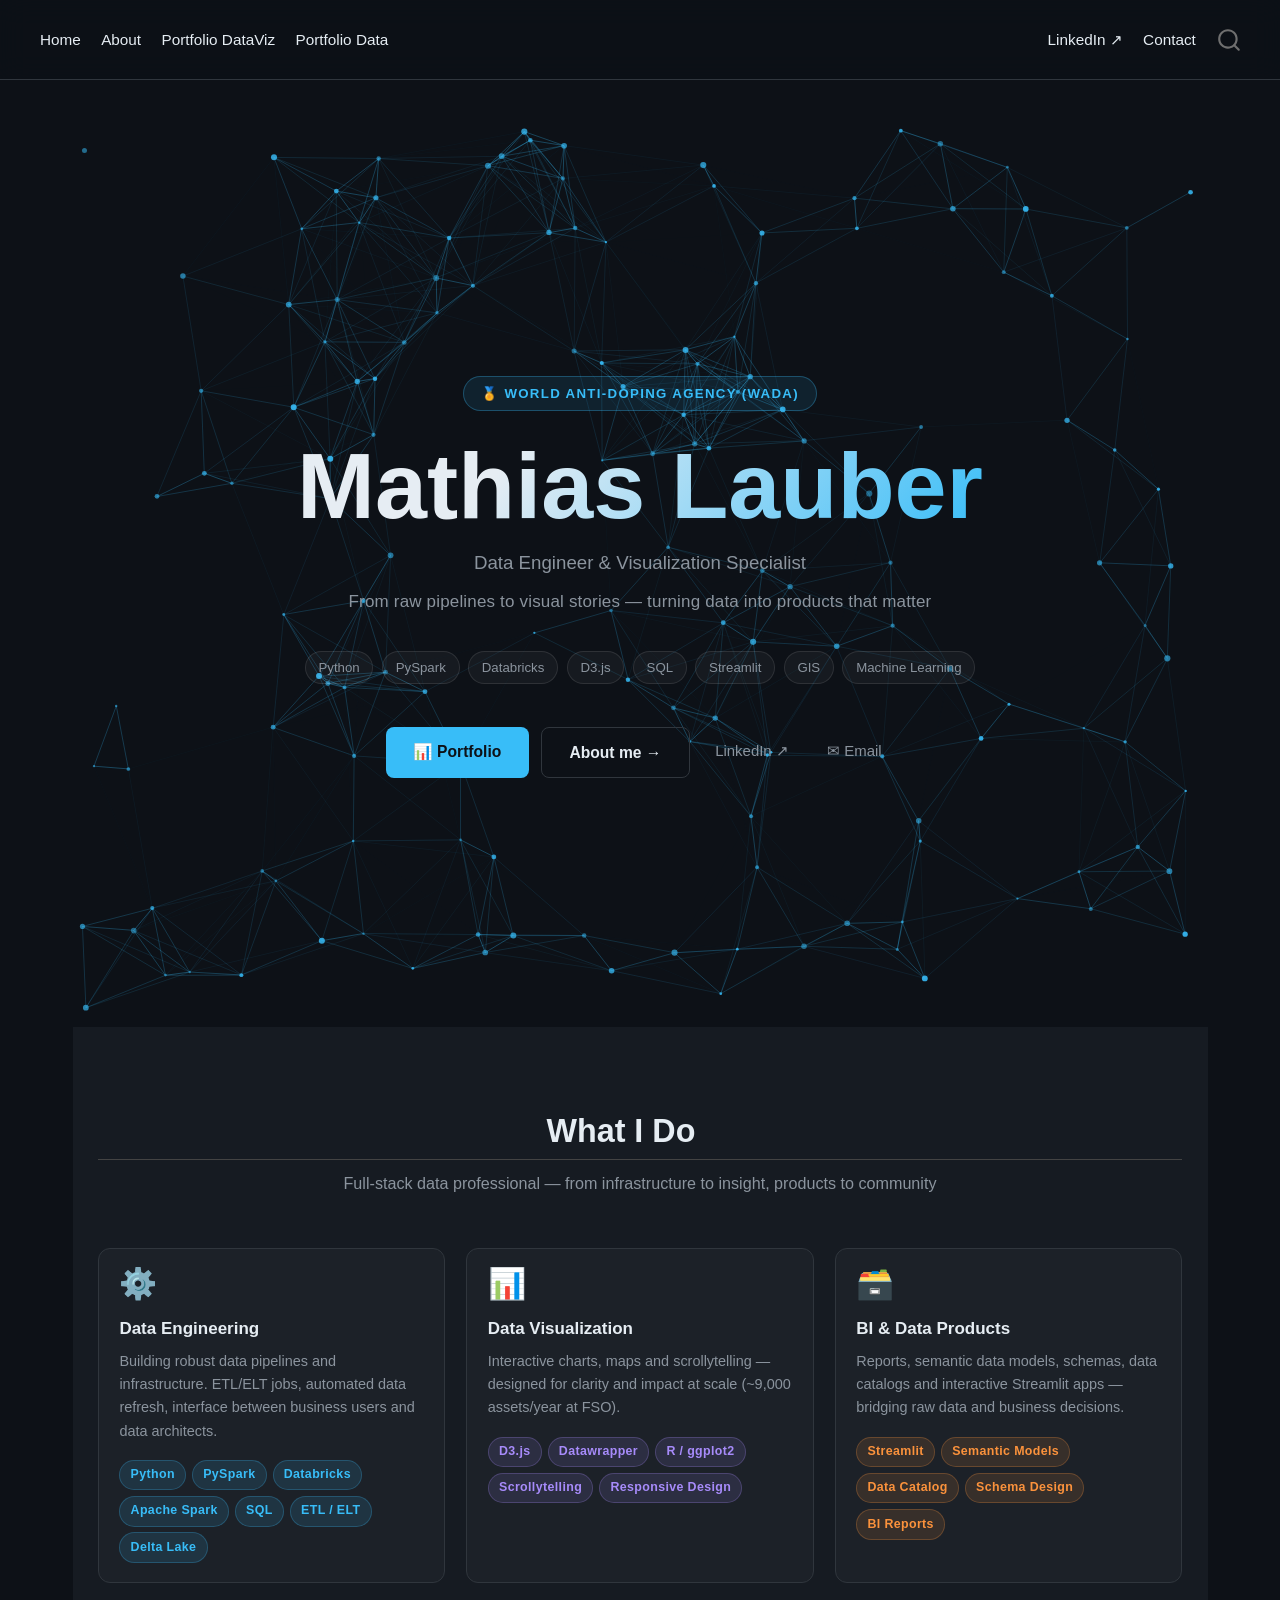
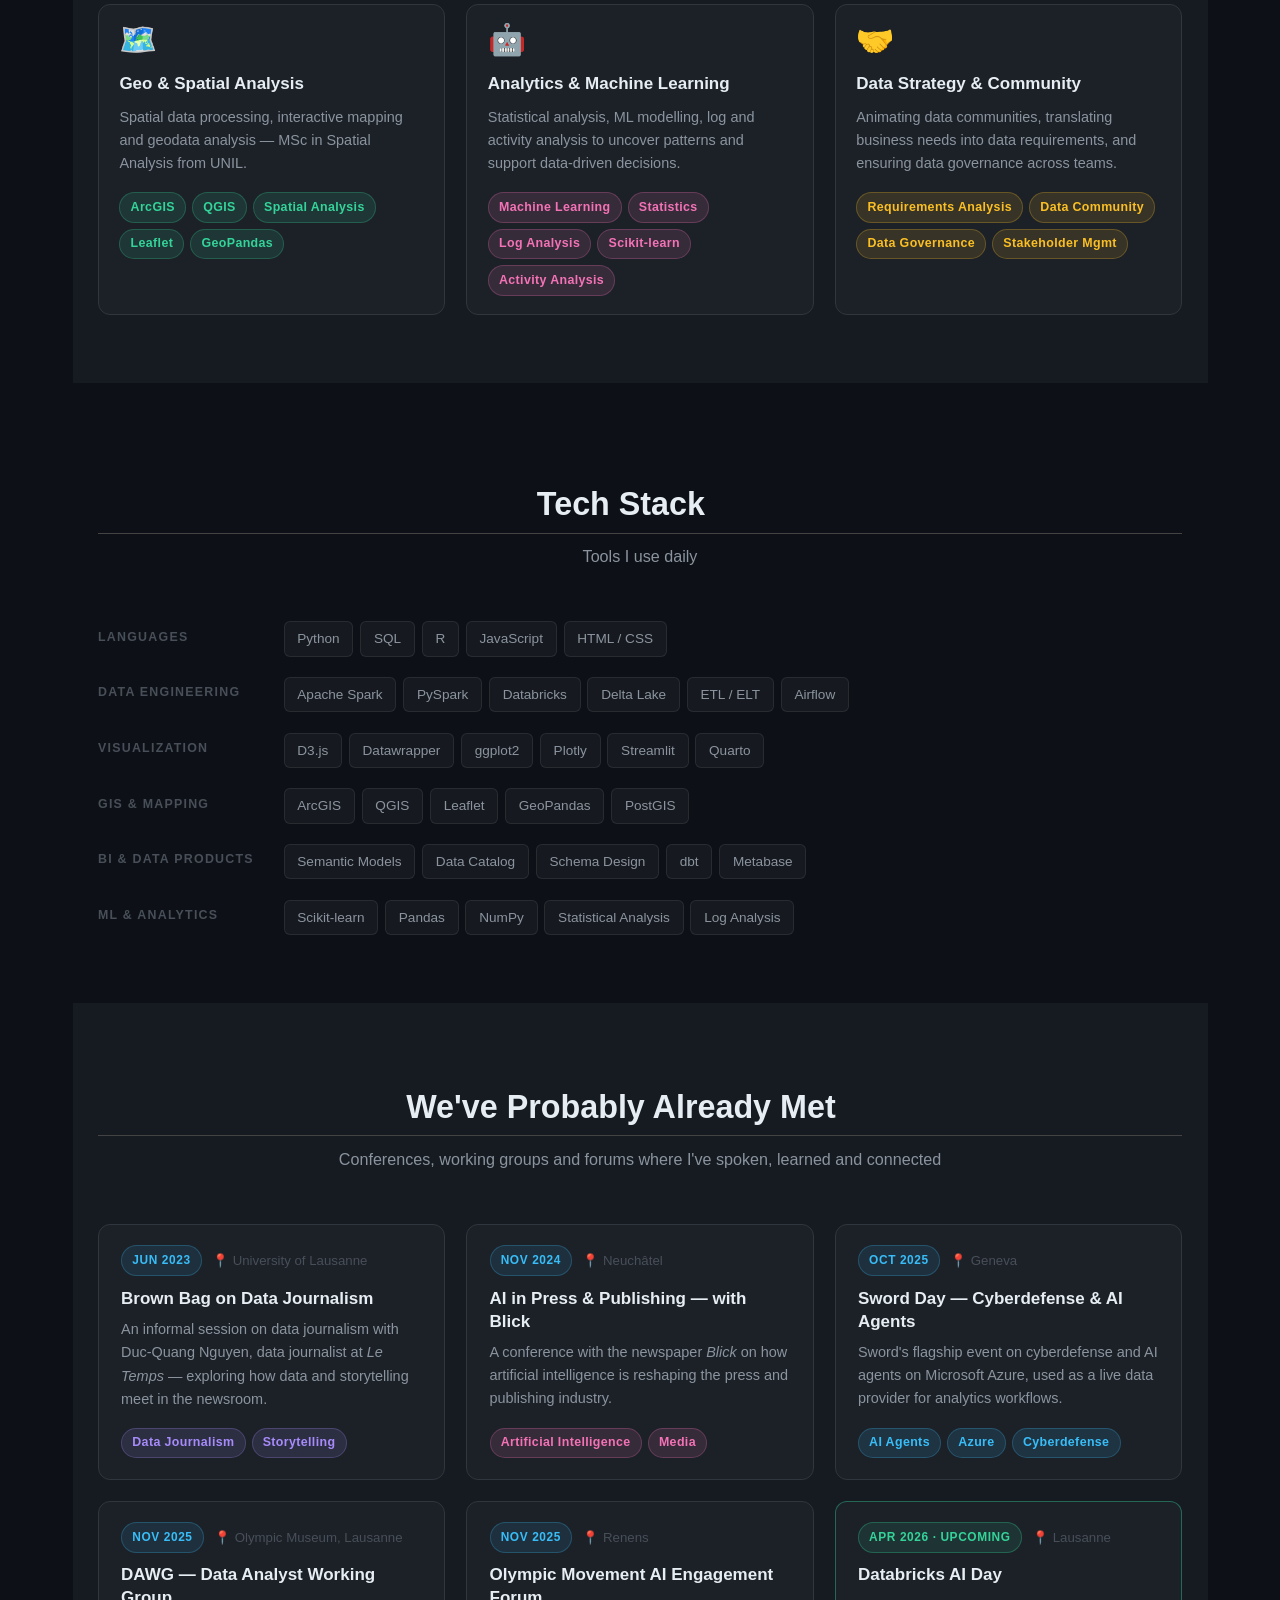
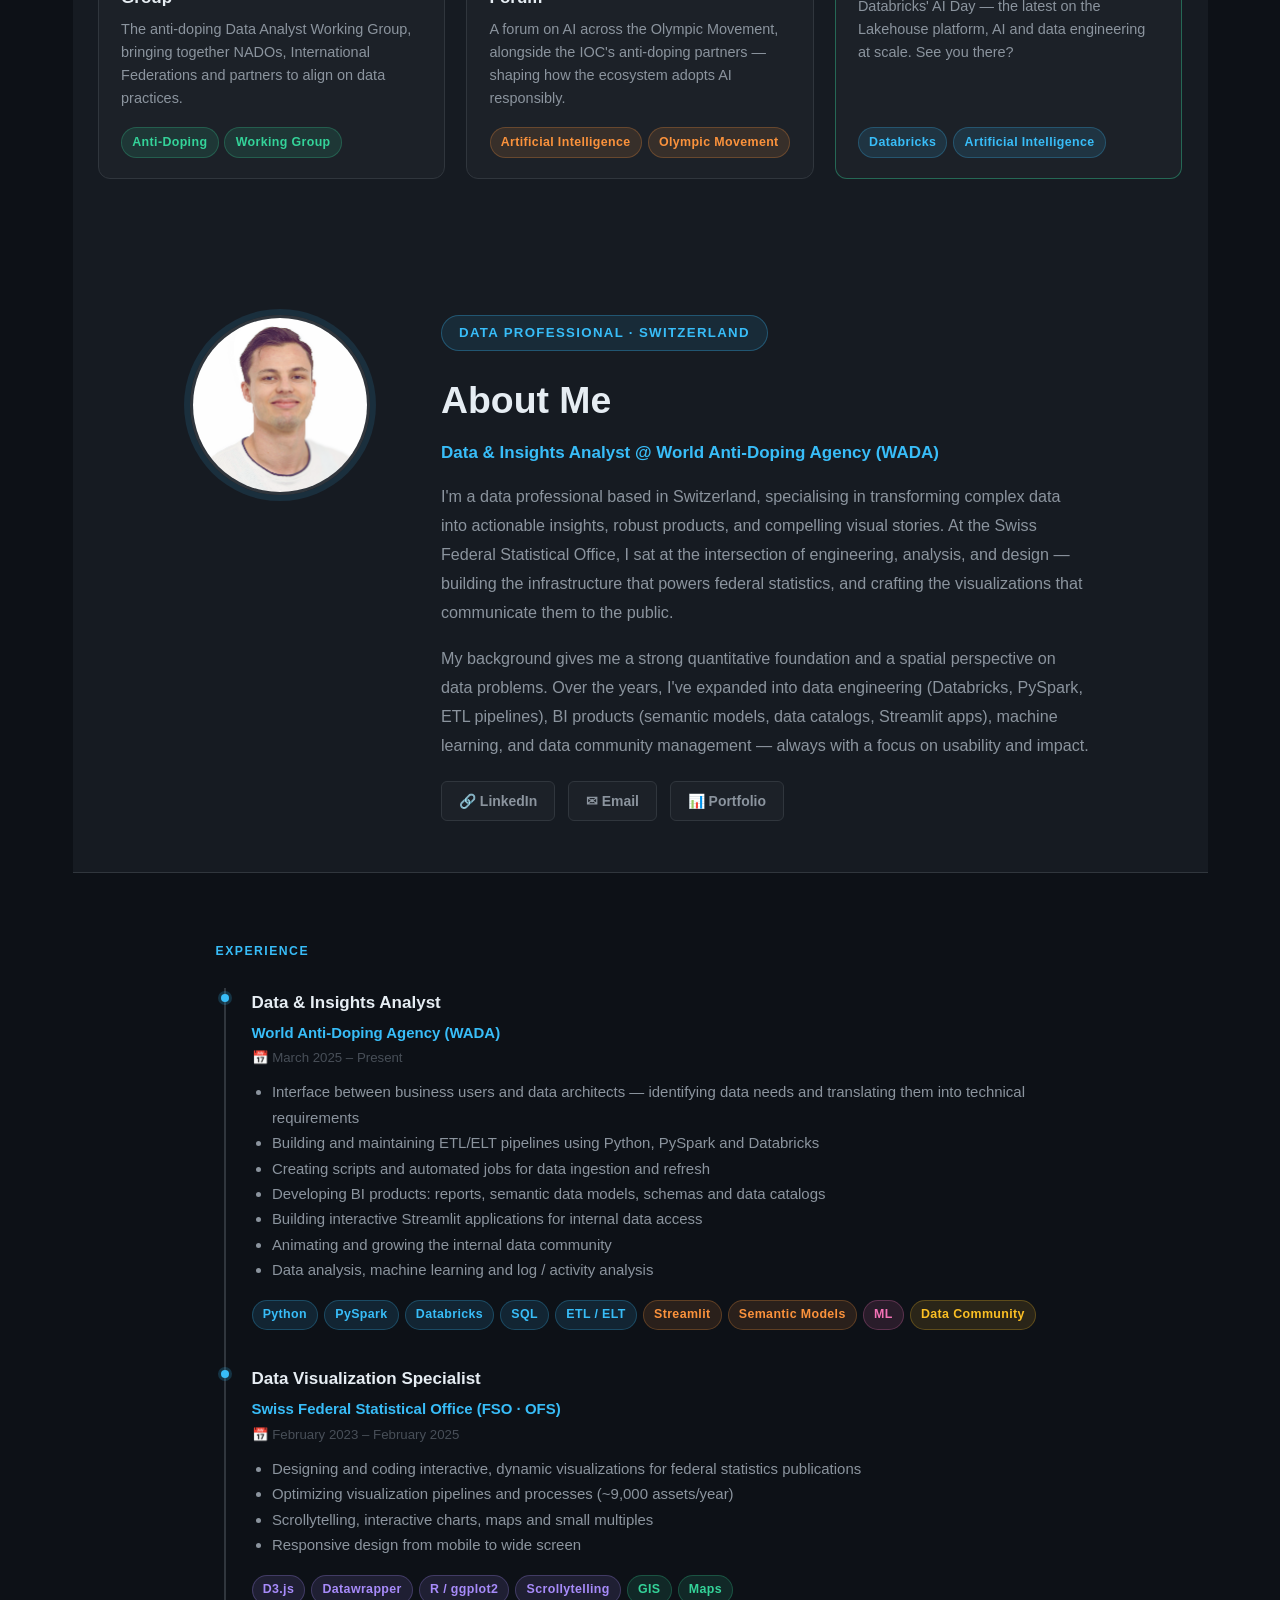
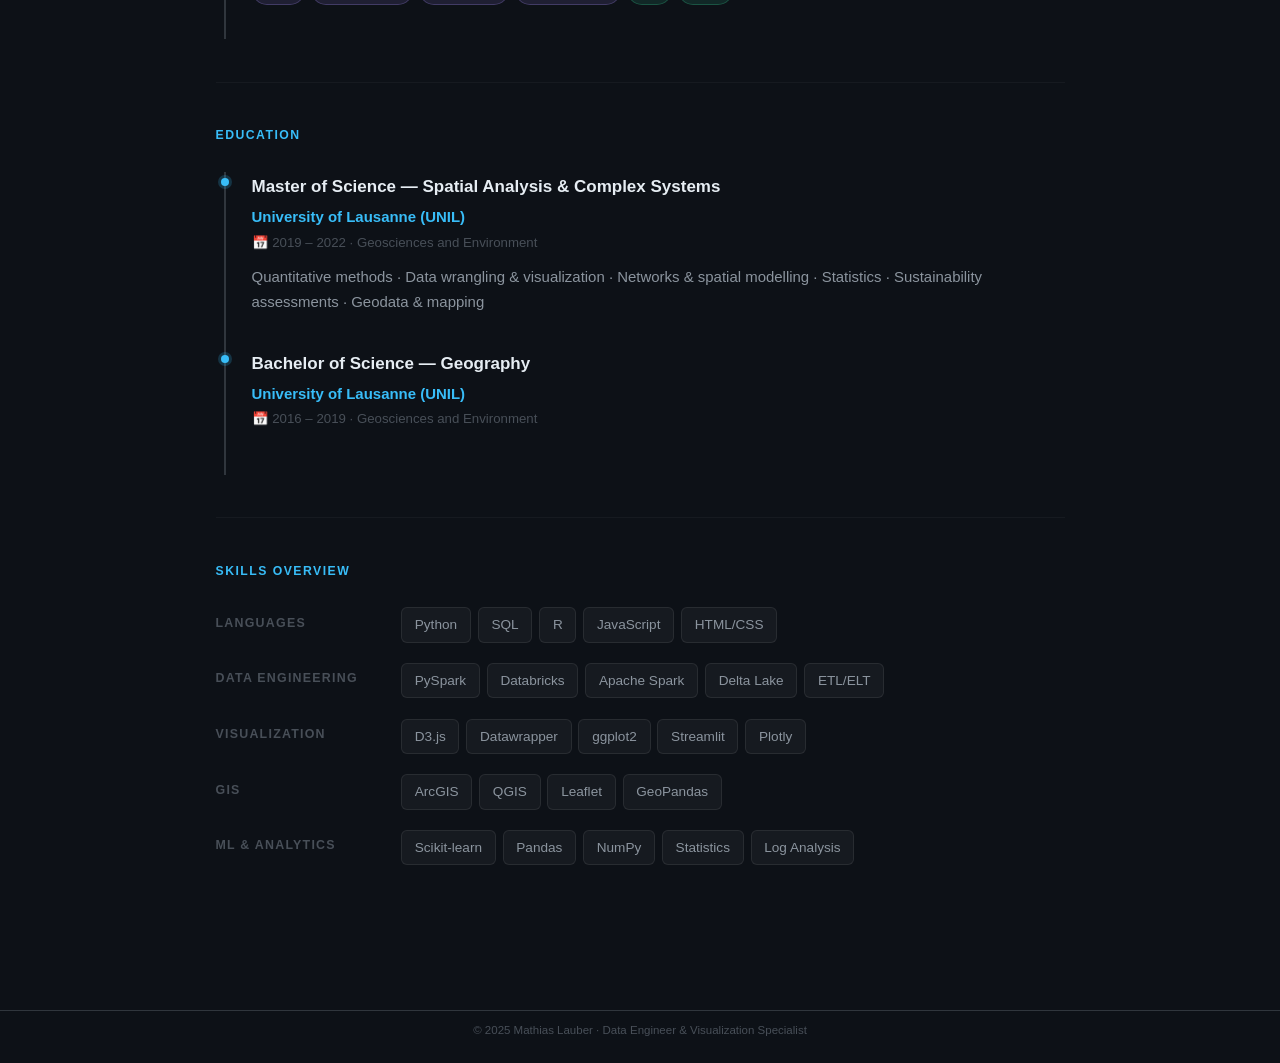
<file: docs/index.html>
<!DOCTYPE html>
<html xmlns="http://www.w3.org/1999/xhtml" lang="en" xml:lang="en"><head>

<meta charset="utf-8">
<meta name="generator" content="quarto-1.9.38">

<meta name="viewport" content="width=device-width, initial-scale=1.0, user-scalable=yes">


<title>Mathias Lauber</title>
<style>
/* Default styles provided by pandoc.
** See https://pandoc.org/MANUAL.html#variables-for-html for config info.
*/
code{white-space: pre-wrap;}
span.smallcaps{font-variant: small-caps;}
div.columns{display: flex; gap: min(4vw, 1.5em);}
div.column{flex: auto; overflow-x: auto;}
div.hanging-indent{margin-left: 1.5em; text-indent: -1.5em;}
ul.task-list{list-style: none;}
ul.task-list li input[type="checkbox"] {
  width: 0.8em;
  margin: 0 0.8em 0.2em -1em; /* quarto-specific, see https://github.com/quarto-dev/quarto-cli/issues/4556 */ 
  vertical-align: middle;
}
</style>


<script src="site_libs/quarto-nav/quarto-nav.js"></script>
<script src="site_libs/quarto-nav/headroom.min.js"></script>
<script src="site_libs/clipboard/clipboard.min.js"></script>
<script src="site_libs/quarto-search/autocomplete.umd.js"></script>
<script src="site_libs/quarto-search/fuse.min.js"></script>
<script src="site_libs/quarto-search/quarto-search.js"></script>
<meta name="quarto:offset" content="./">
<link href="./img/favicon.png" rel="icon" type="image/png">
<script src="site_libs/quarto-html/quarto.js" type="module"></script>
<script src="site_libs/quarto-html/tabsets/tabsets.js" type="module"></script>
<script src="site_libs/quarto-html/popper.min.js"></script>
<script src="site_libs/quarto-html/tippy.umd.min.js"></script>
<script src="site_libs/quarto-html/anchor.min.js"></script>
<link href="site_libs/quarto-html/tippy.css" rel="stylesheet">
<link href="site_libs/quarto-html/quarto-syntax-highlighting-dark-0a6b7249c26820e032cb0bd839ff02b1.css" rel="stylesheet" id="quarto-text-highlighting-styles">
<script src="site_libs/bootstrap/bootstrap.min.js"></script>
<link href="site_libs/bootstrap/bootstrap-icons.css" rel="stylesheet">
<link href="site_libs/bootstrap/bootstrap-a8a45a782a0b07fc5aed257e91abf22a.min.css" rel="stylesheet" append-hash="true" id="quarto-bootstrap" data-mode="dark">
<script id="quarto-search-options" type="application/json">{
  "location": "navbar",
  "copy-button": false,
  "collapse-after": 3,
  "panel-placement": "end",
  "type": "overlay",
  "limit": 50,
  "keyboard-shortcut": [
    "f",
    "/",
    "s"
  ],
  "show-item-context": false,
  "language": {
    "search-no-results-text": "No results",
    "search-matching-documents-text": "matching documents",
    "search-copy-link-title": "Copy link to search",
    "search-hide-matches-text": "Hide additional matches",
    "search-more-match-text": "more match in this document",
    "search-more-matches-text": "more matches in this document",
    "search-clear-button-title": "Clear",
    "search-text-placeholder": "",
    "search-detached-cancel-button-title": "Cancel",
    "search-submit-button-title": "Submit",
    "search-label": "Search"
  }
}</script>
<style>html{ scroll-behavior: smooth; }</style>


<link rel="stylesheet" href="styles.css">
</head>

<body class="nav-fixed quarto-light">

<div id="quarto-search-results"></div>
  <header id="quarto-header" class="headroom fixed-top">
    <nav class="navbar navbar-expand-lg " data-bs-theme="dark">
      <div class="navbar-container container-fluid">
            <div id="quarto-search" class="" title="Search"></div>
          <button class="navbar-toggler" type="button" data-bs-toggle="collapse" data-bs-target="#navbarCollapse" aria-controls="navbarCollapse" role="menu" aria-expanded="false" aria-label="Toggle navigation" onclick="if (window.quartoToggleHeadroom) { window.quartoToggleHeadroom(); }">
  <span class="navbar-toggler-icon"></span>
</button>
          <div class="collapse navbar-collapse" id="navbarCollapse">
            <ul class="navbar-nav navbar-nav-scroll me-auto">
  <li class="nav-item">
    <a class="nav-link active" href="./index.html" aria-current="page"> 
<span class="menu-text">Home</span></a>
  </li>  
  <li class="nav-item">
    <a class="nav-link" href="./about.html"> 
<span class="menu-text">About</span></a>
  </li>  
  <li class="nav-item">
    <a class="nav-link" href="./portfolio.html"> 
<span class="menu-text">Portfolio DataViz</span></a>
  </li>  
  <li class="nav-item">
    <a class="nav-link" href="./portfolio-data.html"> 
<span class="menu-text">Portfolio Data</span></a>
  </li>  
</ul>
            <ul class="navbar-nav navbar-nav-scroll ms-auto">
  <li class="nav-item">
    <a class="nav-link" href="https://www.linkedin.com/in/mathias-lauber/" target="_blank"> 
<span class="menu-text">LinkedIn ↗</span></a>
  </li>  
  <li class="nav-item">
    <a class="nav-link" href="mailto:mathias.lauber@outlook.com"> 
<span class="menu-text">Contact</span></a>
  </li>  
</ul>
          </div> <!-- /navcollapse -->
            <div class="quarto-navbar-tools">
</div>
      </div> <!-- /container-fluid -->
    </nav>
</header>
<!-- content -->
<div id="quarto-content" class="quarto-container page-columns page-rows-contents page-layout-full page-navbar">
<!-- sidebar -->
<!-- margin-sidebar -->
    
<!-- main -->
<main class="content column-page" id="quarto-document-content"><header id="title-block-header" class="quarto-title-block"></header>




<!-- ════════════════════════════ HERO ═══════════════════════════════ -->
<section id="hero">
  <canvas id="particles-canvas"></canvas>
  <div id="hero-content">
    <div class="hero-badge">🏅 World Anti-Doping Agency (WADA)</div>
    <h1 class="hero-name">Mathias Lauber</h1>
    <p class="hero-title">Data Engineer &amp; Visualization Specialist</p>
    <p class="hero-tagline">From raw pipelines to visual stories — turning data into products that matter</p>
    <div class="hero-pills">
      <span class="hp">Python</span>
      <span class="hp">PySpark</span>
      <span class="hp">Databricks</span>
      <span class="hp">D3.js</span>
      <span class="hp">SQL</span>
      <span class="hp">Streamlit</span>
      <span class="hp">GIS</span>
      <span class="hp">Machine Learning</span>
    </div>
    <div class="hero-ctas">
      <a href="portfolio.html" class="btn-primary-cta">📊 Portfolio</a>
      <a href="about.html" class="btn-ghost-cta">About me →</a>
      <a href="https://www.linkedin.com/in/mathias-lauber/" class="btn-link-cta" target="_blank" rel="noopener">LinkedIn ↗</a>
      <a href="mailto:mathias.lauber@outlook.com" class="btn-link-cta">✉ Email</a>
    </div>
  </div>
</section>

<!-- ═══════════════════════ WHAT I DO ═══════════════════════════════ -->
<section class="s-surface">
  <div class="c-wrap">
    <h2 class="s-title anchored">What I Do</h2>
    <p class="s-sub">Full-stack data professional — from infrastructure to insight, products to community</p>

    <div class="domains-grid">

      <div class="domain-card">
        <div class="d-icon">⚙️</div>
        <div class="d-title">Data Engineering</div>
        <div class="d-desc">Building robust data pipelines and infrastructure. ETL/ELT jobs, automated data refresh, interface between business users and data architects.</div>
        <div class="d-pills">
          <span class="tag t-blue">Python</span>
          <span class="tag t-blue">PySpark</span>
          <span class="tag t-blue">Databricks</span>
          <span class="tag t-blue">Apache Spark</span>
          <span class="tag t-blue">SQL</span>
          <span class="tag t-blue">ETL / ELT</span>
          <span class="tag t-blue">Delta Lake</span>
        </div>
      </div>

      <div class="domain-card">
        <div class="d-icon">📊</div>
        <div class="d-title">Data Visualization</div>
        <div class="d-desc">Interactive charts, maps and scrollytelling — designed for clarity and impact at scale (~9,000 assets/year at FSO).</div>
        <div class="d-pills">
          <span class="tag t-purple">D3.js</span>
          <span class="tag t-purple">Datawrapper</span>
          <span class="tag t-purple">R / ggplot2</span>
          <span class="tag t-purple">Scrollytelling</span>
          <span class="tag t-purple">Responsive Design</span>
        </div>
      </div>

      <div class="domain-card">
        <div class="d-icon">🗃️</div>
        <div class="d-title">BI &amp; Data Products</div>
        <div class="d-desc">Reports, semantic data models, schemas, data catalogs and interactive Streamlit apps — bridging raw data and business decisions.</div>
        <div class="d-pills">
          <span class="tag t-orange">Streamlit</span>
          <span class="tag t-orange">Semantic Models</span>
          <span class="tag t-orange">Data Catalog</span>
          <span class="tag t-orange">Schema Design</span>
          <span class="tag t-orange">BI Reports</span>
        </div>
      </div>

      <div class="domain-card">
        <div class="d-icon">🗺️</div>
        <div class="d-title">Geo &amp; Spatial Analysis</div>
        <div class="d-desc">Spatial data processing, interactive mapping and geodata analysis — MSc in Spatial Analysis from UNIL.</div>
        <div class="d-pills">
          <span class="tag t-green">ArcGIS</span>
          <span class="tag t-green">QGIS</span>
          <span class="tag t-green">Spatial Analysis</span>
          <span class="tag t-green">Leaflet</span>
          <span class="tag t-green">GeoPandas</span>
        </div>
      </div>

      <div class="domain-card">
        <div class="d-icon">🤖</div>
        <div class="d-title">Analytics &amp; Machine Learning</div>
        <div class="d-desc">Statistical analysis, ML modelling, log and activity analysis to uncover patterns and support data-driven decisions.</div>
        <div class="d-pills">
          <span class="tag t-pink">Machine Learning</span>
          <span class="tag t-pink">Statistics</span>
          <span class="tag t-pink">Log Analysis</span>
          <span class="tag t-pink">Scikit-learn</span>
          <span class="tag t-pink">Activity Analysis</span>
        </div>
      </div>

      <div class="domain-card">
        <div class="d-icon">🤝</div>
        <div class="d-title">Data Strategy &amp; Community</div>
        <div class="d-desc">Animating data communities, translating business needs into data requirements, and ensuring data governance across teams.</div>
        <div class="d-pills">
          <span class="tag t-yellow">Requirements Analysis</span>
          <span class="tag t-yellow">Data Community</span>
          <span class="tag t-yellow">Data Governance</span>
          <span class="tag t-yellow">Stakeholder Mgmt</span>
        </div>
      </div>

    </div>
  </div>
</section>

<!-- ═══════════════════════ TECH STACK ══════════════════════════════ -->
<section class="s-deep">
  <div class="c-wrap">
    <h2 class="s-title anchored">Tech Stack</h2>
    <p class="s-sub">Tools I use daily</p>

    <div class="tech-rows">
      <div class="tech-row">
        <span class="tech-label">Languages</span>
        <div class="tech-pills">
          <span class="tp">Python</span><span class="tp">SQL</span><span class="tp">R</span><span class="tp">JavaScript</span><span class="tp">HTML / CSS</span>
        </div>
      </div>
      <div class="tech-row">
        <span class="tech-label">Data Engineering</span>
        <div class="tech-pills">
          <span class="tp">Apache Spark</span><span class="tp">PySpark</span><span class="tp">Databricks</span><span class="tp">Delta Lake</span><span class="tp">ETL / ELT</span><span class="tp">Airflow</span>
        </div>
      </div>
      <div class="tech-row">
        <span class="tech-label">Visualization</span>
        <div class="tech-pills">
          <span class="tp">D3.js</span><span class="tp">Datawrapper</span><span class="tp">ggplot2</span><span class="tp">Plotly</span><span class="tp">Streamlit</span><span class="tp">Quarto</span>
        </div>
      </div>
      <div class="tech-row">
        <span class="tech-label">GIS &amp; Mapping</span>
        <div class="tech-pills">
          <span class="tp">ArcGIS</span><span class="tp">QGIS</span><span class="tp">Leaflet</span><span class="tp">GeoPandas</span><span class="tp">PostGIS</span>
        </div>
      </div>
      <div class="tech-row">
        <span class="tech-label">BI &amp; Data Products</span>
        <div class="tech-pills">
          <span class="tp">Semantic Models</span><span class="tp">Data Catalog</span><span class="tp">Schema Design</span><span class="tp">dbt</span><span class="tp">Metabase</span>
        </div>
      </div>
      <div class="tech-row">
        <span class="tech-label">ML &amp; Analytics</span>
        <div class="tech-pills">
          <span class="tp">Scikit-learn</span><span class="tp">Pandas</span><span class="tp">NumPy</span><span class="tp">Statistical Analysis</span><span class="tp">Log Analysis</span>
        </div>
      </div>
    </div>
  </div>
</section>

<!-- ═══════════════════════ EVENTS — WE'VE MET ══════════════════════ -->
<section class="s-surface">
  <div class="c-wrap">
    <h2 class="s-title anchored">We've Probably Already Met</h2>
    <p class="s-sub">Conferences, working groups and forums where I've spoken, learned and connected</p>

    <div class="events-grid">

      <div class="event-card">
        <div class="ev-top">
          <span class="ev-date">Jun 2023</span>
          <span class="ev-loc">University of Lausanne</span>
        </div>
        <div class="ev-title">Brown Bag on Data Journalism</div>
        <div class="ev-desc">An informal session on data journalism with Duc-Quang Nguyen, data journalist at <em>Le Temps</em> — exploring how data and storytelling meet in the newsroom.</div>
        <div class="ev-tags">
          <span class="tag t-purple">Data Journalism</span>
          <span class="tag t-purple">Storytelling</span>
        </div>
      </div>

      <div class="event-card">
        <div class="ev-top">
          <span class="ev-date">Nov 2024</span>
          <span class="ev-loc">Neuchâtel</span>
        </div>
        <div class="ev-title">AI in Press &amp; Publishing — with Blick</div>
        <div class="ev-desc">A conference with the newspaper <em>Blick</em> on how artificial intelligence is reshaping the press and publishing industry.</div>
        <div class="ev-tags">
          <span class="tag t-pink">Artificial Intelligence</span>
          <span class="tag t-pink">Media</span>
        </div>
      </div>

      <div class="event-card">
        <div class="ev-top">
          <span class="ev-date">Oct 2025</span>
          <span class="ev-loc">Geneva</span>
        </div>
        <div class="ev-title">Sword Day — Cyberdefense &amp; AI Agents</div>
        <div class="ev-desc">Sword's flagship event on cyberdefense and AI agents on Microsoft Azure, used as a live data provider for analytics workflows.</div>
        <div class="ev-tags">
          <span class="tag t-blue">AI Agents</span>
          <span class="tag t-blue">Azure</span>
          <span class="tag t-blue">Cyberdefense</span>
        </div>
      </div>

      <div class="event-card">
        <div class="ev-top">
          <span class="ev-date">Nov 2025</span>
          <span class="ev-loc">Olympic Museum, Lausanne</span>
        </div>
        <div class="ev-title">DAWG — Data Analyst Working Group</div>
        <div class="ev-desc">The anti-doping Data Analyst Working Group, bringing together NADOs, International Federations and partners to align on data practices.</div>
        <div class="ev-tags">
          <span class="tag t-green">Anti-Doping</span>
          <span class="tag t-green">Working Group</span>
        </div>
      </div>

      <div class="event-card">
        <div class="ev-top">
          <span class="ev-date">Nov 2025</span>
          <span class="ev-loc">Renens</span>
        </div>
        <div class="ev-title">Olympic Movement AI Engagement Forum</div>
        <div class="ev-desc">A forum on AI across the Olympic Movement, alongside the IOC's anti-doping partners — shaping how the ecosystem adopts AI responsibly.</div>
        <div class="ev-tags">
          <span class="tag t-orange">Artificial Intelligence</span>
          <span class="tag t-orange">Olympic Movement</span>
        </div>
      </div>

      <div class="event-card ev-upcoming">
        <div class="ev-top">
          <span class="ev-date">Apr 2026 · Upcoming</span>
          <span class="ev-loc">Lausanne</span>
        </div>
        <div class="ev-title">Databricks AI Day</div>
        <div class="ev-desc">Databricks' AI Day — the latest on the Lakehouse platform, AI and data engineering at scale. See you there?</div>
        <div class="ev-tags">
          <span class="tag t-blue">Databricks</span>
          <span class="tag t-blue">Artificial Intelligence</span>
        </div>
      </div>

    </div>
  </div>
</section>

<!-- ════════════════════════ ABOUT (from About page) ════════════════ -->
<section class="about-hero">
  <div class="about-grid">

    <div>
      <img class="profile-img" src="img/profile.jpg" alt="Mathias Lauber" onerror="this.outerHTML='<div class=\'profile-placeholder\'>👤</div>'">
    </div>

    <div>
      <div class="hero-badge" style="margin-bottom:1rem;">Data Professional · Switzerland</div>
      <div class="about-name">About Me</div>
      <div class="about-role">Data &amp; Insights Analyst @ World Anti-Doping Agency (WADA)</div>
      <p class="about-bio">
        I'm a data professional based in Switzerland, specialising in transforming complex data into
        actionable insights, robust products, and compelling visual stories. At the Swiss Federal Statistical Office,
        I sat at the intersection of engineering, analysis, and design — building the infrastructure that powers
        federal statistics, and crafting the visualizations that communicate them to the public.
      </p>
      <p class="about-bio">
        My background gives me a strong quantitative foundation and a spatial perspective on data problems.
        Over the years, I've expanded into data engineering (Databricks, PySpark, ETL pipelines),
        BI products (semantic models, data catalogs, Streamlit apps), machine learning, and data community
        management — always with a focus on usability and impact.
      </p>
      <div class="about-links">
        <a href="https://www.linkedin.com/in/mathias-lauber/" class="about-link" target="_blank">🔗 LinkedIn</a>
        <a href="mailto:mathias.lauber@outlook.com" class="about-link">✉ Email</a>
        <a href="portfolio.html" class="about-link">📊 Portfolio</a>
      </div>
    </div>

  </div>
</section>

<div style="background: #0d1117;">
<div class="about-content">

  <!-- EXPERIENCE -->
  <div class="section-label">Experience</div>

  <!-- WADA — current -->
  <div class="timeline-item">
    <div class="tl-title">Data &amp; Insights Analyst</div>
    <div class="tl-org">World Anti-Doping Agency (WADA)</div>
    <div class="tl-period">📅 March 2025 – Present</div>
    <div class="tl-desc">
      <ul style="padding-left:1.2rem; margin:0;">
        <li>Interface between business users and data architects — identifying data needs and translating them into technical requirements</li>
        <li>Building and maintaining ETL/ELT pipelines using Python, PySpark and Databricks</li>
        <li>Creating scripts and automated jobs for data ingestion and refresh</li>
        <li>Developing BI products: reports, semantic data models, schemas and data catalogs</li>
        <li>Building interactive Streamlit applications for internal data access</li>
        <li>Animating and growing the internal data community</li>
        <li>Data analysis, machine learning and log / activity analysis</li>
      </ul>
    </div>
    <div class="d-pills" style="margin-top:1rem;">
      <span class="tag t-blue">Python</span><span class="tag t-blue">PySpark</span>
      <span class="tag t-blue">Databricks</span><span class="tag t-blue">SQL</span>
      <span class="tag t-blue">ETL / ELT</span>
      <span class="tag t-orange">Streamlit</span><span class="tag t-orange">Semantic Models</span>
      <span class="tag t-pink">ML</span><span class="tag t-yellow">Data Community</span>
    </div>
  </div>

  <!-- FSO -->
  <div class="timeline-item">
    <div class="tl-title">Data Visualization Specialist</div>
    <div class="tl-org">Swiss Federal Statistical Office (FSO · OFS)</div>
    <div class="tl-period">📅 February 2023 – February 2025</div>
    <div class="tl-desc">
      <ul style="padding-left:1.2rem; margin:0;">
        <li>Designing and coding interactive, dynamic visualizations for federal statistics publications</li>
        <li>Optimizing visualization pipelines and processes (~9,000 assets/year)</li>
        <li>Scrollytelling, interactive charts, maps and small multiples</li>
        <li>Responsive design from mobile to wide screen</li>
      </ul>
    </div>
    <div class="d-pills" style="margin-top:1rem;">
      <span class="tag t-purple">D3.js</span><span class="tag t-purple">Datawrapper</span>
      <span class="tag t-purple">R / ggplot2</span><span class="tag t-purple">Scrollytelling</span>
      <span class="tag t-green">GIS</span><span class="tag t-green">Maps</span>
    </div>
  </div>

  <hr style="border-color: #30363d; margin: 2.5rem 0;">

  <!-- EDUCATION -->
  <div class="section-label">Education</div>

  <div class="timeline-item">
    <div class="tl-title">Master of Science — Spatial Analysis &amp; Complex Systems</div>
    <div class="tl-org">University of Lausanne (UNIL)</div>
    <div class="tl-period">📅 2019 – 2022 · Geosciences and Environment</div>
    <div class="tl-desc">
      Quantitative methods · Data wrangling &amp; visualization · Networks &amp; spatial modelling ·
      Statistics · Sustainability assessments · Geodata &amp; mapping
    </div>
  </div>

  <div class="timeline-item">
    <div class="tl-title">Bachelor of Science — Geography</div>
    <div class="tl-org">University of Lausanne (UNIL)</div>
    <div class="tl-period">📅 2016 – 2019 · Geosciences and Environment</div>
  </div>

  <hr style="border-color: #30363d; margin: 2.5rem 0;">

  <!-- SKILLS -->
  <div class="section-label">Skills Overview</div>
  <div class="tech-rows">
    <div class="tech-row">
      <span class="tech-label">Languages</span>
      <div class="tech-pills"><span class="tp">Python</span><span class="tp">SQL</span><span class="tp">R</span><span class="tp">JavaScript</span><span class="tp">HTML/CSS</span></div>
    </div>
    <div class="tech-row">
      <span class="tech-label">Data Engineering</span>
      <div class="tech-pills"><span class="tp">PySpark</span><span class="tp">Databricks</span><span class="tp">Apache Spark</span><span class="tp">Delta Lake</span><span class="tp">ETL/ELT</span></div>
    </div>
    <div class="tech-row">
      <span class="tech-label">Visualization</span>
      <div class="tech-pills"><span class="tp">D3.js</span><span class="tp">Datawrapper</span><span class="tp">ggplot2</span><span class="tp">Streamlit</span><span class="tp">Plotly</span></div>
    </div>
    <div class="tech-row">
      <span class="tech-label">GIS</span>
      <div class="tech-pills"><span class="tp">ArcGIS</span><span class="tp">QGIS</span><span class="tp">Leaflet</span><span class="tp">GeoPandas</span></div>
    </div>
    <div class="tech-row">
      <span class="tech-label">ML &amp; Analytics</span>
      <div class="tech-pills"><span class="tp">Scikit-learn</span><span class="tp">Pandas</span><span class="tp">NumPy</span><span class="tp">Statistics</span><span class="tp">Log Analysis</span></div>
    </div>
  </div>

</div>
</div>

<!-- ════════════════════════ PARTICLES SCRIPT ═══════════════════════ -->
<script>
(function () {
  const canvas = document.getElementById('particles-canvas');
  if (!canvas) return;
  const ctx = canvas.getContext('2d');
  let W, H, particles;
  const mouse = { x: -999, y: -999 };
  const N = 150, LINK = 160, MOUSE_R = 170, COL = '56,189,248';

  function resize() {
    W = canvas.width  = canvas.parentElement.offsetWidth;
    H = canvas.height = canvas.parentElement.offsetHeight;
  }

  function P() {
    this.x  = Math.random() * W;
    this.y  = Math.random() * H;
    this.vx = (Math.random() - 0.5) * 0.45;
    this.vy = (Math.random() - 0.5) * 0.45;
    this.r  = Math.random() * 2.0 + 1.1;
    this.a  = Math.random() * 0.45 + 0.45;
  }
  P.prototype.step = function () {
    this.x += this.vx; this.y += this.vy;
    if (this.x < 0 || this.x > W) this.vx *= -1;
    if (this.y < 0 || this.y > H) this.vy *= -1;
    const dx = this.x - mouse.x, dy = this.y - mouse.y;
    const d  = Math.sqrt(dx * dx + dy * dy);
    if (d < MOUSE_R && d > 0) {
      const f = (MOUSE_R - d) / MOUSE_R * 1.2;
      this.x += (dx / d) * f;
      this.y += (dy / d) * f;
    }
  };
  P.prototype.draw = function () {
    ctx.beginPath();
    ctx.arc(this.x, this.y, this.r, 0, Math.PI * 2);
    ctx.fillStyle = `rgba(${COL},${this.a})`;
    ctx.fill();
  };

  function frame() {
    ctx.clearRect(0, 0, W, H);
    for (let i = 0; i < N; i++) {
      particles[i].step();
      particles[i].draw();
      for (let j = i + 1; j < N; j++) {
        const dx = particles[i].x - particles[j].x;
        const dy = particles[i].y - particles[j].y;
        const d  = Math.sqrt(dx * dx + dy * dy);
        if (d < LINK) {
          ctx.beginPath();
          ctx.moveTo(particles[i].x, particles[i].y);
          ctx.lineTo(particles[j].x, particles[j].y);
          ctx.strokeStyle = `rgba(${COL},${(1 - d / LINK) * 0.4})`;
          ctx.lineWidth = 1.0;
          ctx.stroke();
        }
      }
    }
    requestAnimationFrame(frame);
  }

  function init() {
    resize();
    particles = Array.from({ length: N }, () => new P());
    frame();
  }

  window.addEventListener('resize', () => {
    resize();
    particles.forEach(p => { p.x = Math.min(p.x, W); p.y = Math.min(p.y, H); });
  });
  const hero = document.getElementById('hero');
  hero.addEventListener('mousemove', e => {
    const r = canvas.getBoundingClientRect();
    mouse.x = e.clientX - r.left;
    mouse.y = e.clientY - r.top;
  });
  hero.addEventListener('mouseleave', () => { mouse.x = -999; mouse.y = -999; });

  // Wait for DOM to be ready
  if (document.readyState === 'loading') {
    document.addEventListener('DOMContentLoaded', init);
  } else {
    init();
  }
})();
</script>



</main> <!-- /main -->
<script id="quarto-html-after-body" type="application/javascript">
  window.document.addEventListener("DOMContentLoaded", function (event) {
    const icon = "";
    const anchorJS = new window.AnchorJS();
    anchorJS.options = {
      placement: 'right',
      icon: icon
    };
    anchorJS.add('.anchored');
    const isCodeAnnotation = (el) => {
      for (const clz of el.classList) {
        if (clz.startsWith('code-annotation-')) {                     
          return true;
        }
      }
      return false;
    }
    const onCopySuccess = function(e) {
      // button target
      const button = e.trigger;
      // don't keep focus
      button.blur();
      // flash "checked"
      button.classList.add('code-copy-button-checked');
      var currentTitle = button.getAttribute("title");
      button.setAttribute("title", "Copied!");
      let tooltip;
      if (window.bootstrap) {
        button.setAttribute("data-bs-toggle", "tooltip");
        button.setAttribute("data-bs-placement", "left");
        button.setAttribute("data-bs-title", "Copied!");
        tooltip = new bootstrap.Tooltip(button, 
          { trigger: "manual", 
            customClass: "code-copy-button-tooltip",
            offset: [0, -8]});
        tooltip.show();    
      }
      setTimeout(function() {
        if (tooltip) {
          tooltip.hide();
          button.removeAttribute("data-bs-title");
          button.removeAttribute("data-bs-toggle");
          button.removeAttribute("data-bs-placement");
        }
        button.setAttribute("title", currentTitle);
        button.classList.remove('code-copy-button-checked');
      }, 1000);
      // clear code selection
      e.clearSelection();
    }
    const getTextToCopy = function(trigger) {
      const outerScaffold = trigger.parentElement.cloneNode(true);
      const codeEl = outerScaffold.querySelector('code');
      for (const childEl of codeEl.children) {
        if (isCodeAnnotation(childEl)) {
          childEl.remove();
        }
      }
      return codeEl.innerText;
    }
    const clipboard = new window.ClipboardJS('.code-copy-button:not([data-in-quarto-modal])', {
      text: getTextToCopy
    });
    clipboard.on('success', onCopySuccess);
    if (window.document.getElementById('quarto-embedded-source-code-modal')) {
      const clipboardModal = new window.ClipboardJS('.code-copy-button[data-in-quarto-modal]', {
        text: getTextToCopy,
        container: window.document.getElementById('quarto-embedded-source-code-modal')
      });
      clipboardModal.on('success', onCopySuccess);
    }
      var localhostRegex = new RegExp(/^(?:http|https):\/\/localhost\:?[0-9]*\//);
      var mailtoRegex = new RegExp(/^mailto:/);
        var filterRegex = new RegExp('/' + window.location.host + '/');
      var isInternal = (href) => {
          return filterRegex.test(href) || localhostRegex.test(href) || mailtoRegex.test(href);
      }
      // Inspect non-navigation links and adorn them if external
     var links = window.document.querySelectorAll('a[href]:not(.nav-link):not(.navbar-brand):not(.toc-action):not(.sidebar-link):not(.sidebar-item-toggle):not(.pagination-link):not(.no-external):not([aria-hidden]):not(.dropdown-item):not(.quarto-navigation-tool):not(.about-link)');
      for (var i=0; i<links.length; i++) {
        const link = links[i];
        if (!isInternal(link.href)) {
          // undo the damage that might have been done by quarto-nav.js in the case of
          // links that we want to consider external
          if (link.dataset.originalHref !== undefined) {
            link.href = link.dataset.originalHref;
          }
        }
      }
    function tippyHover(el, contentFn, onTriggerFn, onUntriggerFn) {
      const config = {
        allowHTML: true,
        maxWidth: 500,
        delay: 100,
        arrow: false,
        appendTo: function(el) {
            return el.parentElement;
        },
        interactive: true,
        interactiveBorder: 10,
        theme: 'quarto',
        placement: 'bottom-start',
      };
      if (contentFn) {
        config.content = contentFn;
      }
      if (onTriggerFn) {
        config.onTrigger = onTriggerFn;
      }
      if (onUntriggerFn) {
        config.onUntrigger = onUntriggerFn;
      }
      window.tippy(el, config); 
    }
    const noterefs = window.document.querySelectorAll('a[role="doc-noteref"]');
    for (var i=0; i<noterefs.length; i++) {
      const ref = noterefs[i];
      tippyHover(ref, function() {
        // use id or data attribute instead here
        let href = ref.getAttribute('data-footnote-href') || ref.getAttribute('href');
        try { href = new URL(href).hash; } catch {}
        const id = href.replace(/^#\/?/, "");
        const note = window.document.getElementById(id);
        if (note) {
          return note.innerHTML;
        } else {
          return "";
        }
      });
    }
    const xrefs = window.document.querySelectorAll('a.quarto-xref');
    const processXRef = (id, note) => {
      // Strip column container classes
      const stripColumnClz = (el) => {
        el.classList.remove("page-full", "page-columns");
        if (el.children) {
          for (const child of el.children) {
            stripColumnClz(child);
          }
        }
      }
      stripColumnClz(note)
      if (id === null || id.startsWith('sec-')) {
        // Special case sections, only their first couple elements
        const container = document.createElement("div");
        if (note.children && note.children.length > 2) {
          container.appendChild(note.children[0].cloneNode(true));
          for (let i = 1; i < note.children.length; i++) {
            const child = note.children[i];
            if (child.tagName === "P" && child.innerText === "") {
              continue;
            } else {
              container.appendChild(child.cloneNode(true));
              break;
            }
          }
          if (window.Quarto?.typesetMath) {
            window.Quarto.typesetMath(container);
          }
          return container.innerHTML
        } else {
          if (window.Quarto?.typesetMath) {
            window.Quarto.typesetMath(note);
          }
          return note.innerHTML;
        }
      } else {
        // Remove any anchor links if they are present
        const anchorLink = note.querySelector('a.anchorjs-link');
        if (anchorLink) {
          anchorLink.remove();
        }
        if (window.Quarto?.typesetMath) {
          window.Quarto.typesetMath(note);
        }
        if (note.classList.contains("callout")) {
          return note.outerHTML;
        } else {
          return note.innerHTML;
        }
      }
    }
    for (var i=0; i<xrefs.length; i++) {
      const xref = xrefs[i];
      tippyHover(xref, undefined, function(instance) {
        instance.disable();
        let url = xref.getAttribute('href');
        let hash = undefined; 
        if (url.startsWith('#')) {
          hash = url;
        } else {
          try { hash = new URL(url).hash; } catch {}
        }
        if (hash) {
          const id = hash.replace(/^#\/?/, "");
          const note = window.document.getElementById(id);
          if (note !== null) {
            try {
              const html = processXRef(id, note.cloneNode(true));
              instance.setContent(html);
            } finally {
              instance.enable();
              instance.show();
            }
          } else {
            // See if we can fetch this
            fetch(url.split('#')[0])
            .then(res => res.text())
            .then(html => {
              const parser = new DOMParser();
              const htmlDoc = parser.parseFromString(html, "text/html");
              const note = htmlDoc.getElementById(id);
              if (note !== null) {
                const html = processXRef(id, note);
                instance.setContent(html);
              } 
            }).finally(() => {
              instance.enable();
              instance.show();
            });
          }
        } else {
          // See if we can fetch a full url (with no hash to target)
          // This is a special case and we should probably do some content thinning / targeting
          fetch(url)
          .then(res => res.text())
          .then(html => {
            const parser = new DOMParser();
            const htmlDoc = parser.parseFromString(html, "text/html");
            const note = htmlDoc.querySelector('main.content');
            if (note !== null) {
              // This should only happen for chapter cross references
              // (since there is no id in the URL)
              // remove the first header
              if (note.children.length > 0 && note.children[0].tagName === "HEADER") {
                note.children[0].remove();
              }
              const html = processXRef(null, note);
              instance.setContent(html);
            } 
          }).finally(() => {
            instance.enable();
            instance.show();
          });
        }
      }, function(instance) {
      });
    }
        let selectedAnnoteEl;
        const selectorForAnnotation = ( cell, annotation) => {
          let cellAttr = 'data-code-cell="' + cell + '"';
          let lineAttr = 'data-code-annotation="' +  annotation + '"';
          const selector = 'span[' + cellAttr + '][' + lineAttr + ']';
          return selector;
        }
        const selectCodeLines = (annoteEl) => {
          const doc = window.document;
          const targetCell = annoteEl.getAttribute("data-target-cell");
          const targetAnnotation = annoteEl.getAttribute("data-target-annotation");
          const annoteSpan = window.document.querySelector(selectorForAnnotation(targetCell, targetAnnotation));
          const lines = annoteSpan.getAttribute("data-code-lines").split(",");
          const lineIds = lines.map((line) => {
            return targetCell + "-" + line;
          })
          let top = null;
          let height = null;
          let parent = null;
          if (lineIds.length > 0) {
              //compute the position of the single el (top and bottom and make a div)
              const el = window.document.getElementById(lineIds[0]);
              top = el.offsetTop;
              height = el.offsetHeight;
              parent = el.parentElement.parentElement;
            if (lineIds.length > 1) {
              const lastEl = window.document.getElementById(lineIds[lineIds.length - 1]);
              const bottom = lastEl.offsetTop + lastEl.offsetHeight;
              height = bottom - top;
            }
            if (top !== null && height !== null && parent !== null) {
              // cook up a div (if necessary) and position it 
              let div = window.document.getElementById("code-annotation-line-highlight");
              if (div === null) {
                div = window.document.createElement("div");
                div.setAttribute("id", "code-annotation-line-highlight");
                div.style.position = 'absolute';
                parent.appendChild(div);
              }
              div.style.top = top - 2 + "px";
              div.style.height = height + 4 + "px";
              div.style.left = 0;
              let gutterDiv = window.document.getElementById("code-annotation-line-highlight-gutter");
              if (gutterDiv === null) {
                gutterDiv = window.document.createElement("div");
                gutterDiv.setAttribute("id", "code-annotation-line-highlight-gutter");
                gutterDiv.style.position = 'absolute';
                const codeCell = window.document.getElementById(targetCell);
                const gutter = codeCell.querySelector('.code-annotation-gutter');
                gutter.appendChild(gutterDiv);
              }
              gutterDiv.style.top = top - 2 + "px";
              gutterDiv.style.height = height + 4 + "px";
            }
            selectedAnnoteEl = annoteEl;
          }
        };
        const unselectCodeLines = () => {
          const elementsIds = ["code-annotation-line-highlight", "code-annotation-line-highlight-gutter"];
          elementsIds.forEach((elId) => {
            const div = window.document.getElementById(elId);
            if (div) {
              div.remove();
            }
          });
          selectedAnnoteEl = undefined;
        };
          // Handle positioning of the toggle
      window.addEventListener(
        "resize",
        throttle(() => {
          elRect = undefined;
          if (selectedAnnoteEl) {
            selectCodeLines(selectedAnnoteEl);
          }
        }, 10)
      );
      function throttle(fn, ms) {
      let throttle = false;
      let timer;
        return (...args) => {
          if(!throttle) { // first call gets through
              fn.apply(this, args);
              throttle = true;
          } else { // all the others get throttled
              if(timer) clearTimeout(timer); // cancel #2
              timer = setTimeout(() => {
                fn.apply(this, args);
                timer = throttle = false;
              }, ms);
          }
        };
      }
        // Attach click handler to the DT
        const annoteDls = window.document.querySelectorAll('dt[data-target-cell]');
        for (const annoteDlNode of annoteDls) {
          annoteDlNode.addEventListener('click', (event) => {
            const clickedEl = event.target;
            if (clickedEl !== selectedAnnoteEl) {
              unselectCodeLines();
              const activeEl = window.document.querySelector('dt[data-target-cell].code-annotation-active');
              if (activeEl) {
                activeEl.classList.remove('code-annotation-active');
              }
              selectCodeLines(clickedEl);
              clickedEl.classList.add('code-annotation-active');
            } else {
              // Unselect the line
              unselectCodeLines();
              clickedEl.classList.remove('code-annotation-active');
            }
          });
        }
    const findCites = (el) => {
      const parentEl = el.parentElement;
      if (parentEl) {
        const cites = parentEl.dataset.cites;
        if (cites) {
          return {
            el,
            cites: cites.split(' ')
          };
        } else {
          return findCites(el.parentElement)
        }
      } else {
        return undefined;
      }
    };
    var bibliorefs = window.document.querySelectorAll('a[role="doc-biblioref"]');
    for (var i=0; i<bibliorefs.length; i++) {
      const ref = bibliorefs[i];
      const citeInfo = findCites(ref);
      if (citeInfo) {
        tippyHover(citeInfo.el, function() {
          var popup = window.document.createElement('div');
          citeInfo.cites.forEach(function(cite) {
            var citeDiv = window.document.createElement('div');
            citeDiv.classList.add('hanging-indent');
            citeDiv.classList.add('csl-entry');
            var biblioDiv = window.document.getElementById('ref-' + cite);
            if (biblioDiv) {
              citeDiv.innerHTML = biblioDiv.innerHTML;
            }
            popup.appendChild(citeDiv);
          });
          return popup.innerHTML;
        });
      }
    }
  });
  </script>
</div> <!-- /content -->
<footer class="footer">
  <div class="nav-footer">
    <div class="nav-footer-left">
      &nbsp;
    </div>   
    <div class="nav-footer-center">
<p>© 2025 Mathias Lauber · Data Engineer &amp; Visualization Specialist</p>
</div>
    <div class="nav-footer-right">
      &nbsp;
    </div>
  </div>
</footer>




<script src="site_libs/quarto-html/zenscroll-min.js"></script>
</body></html>
</file>
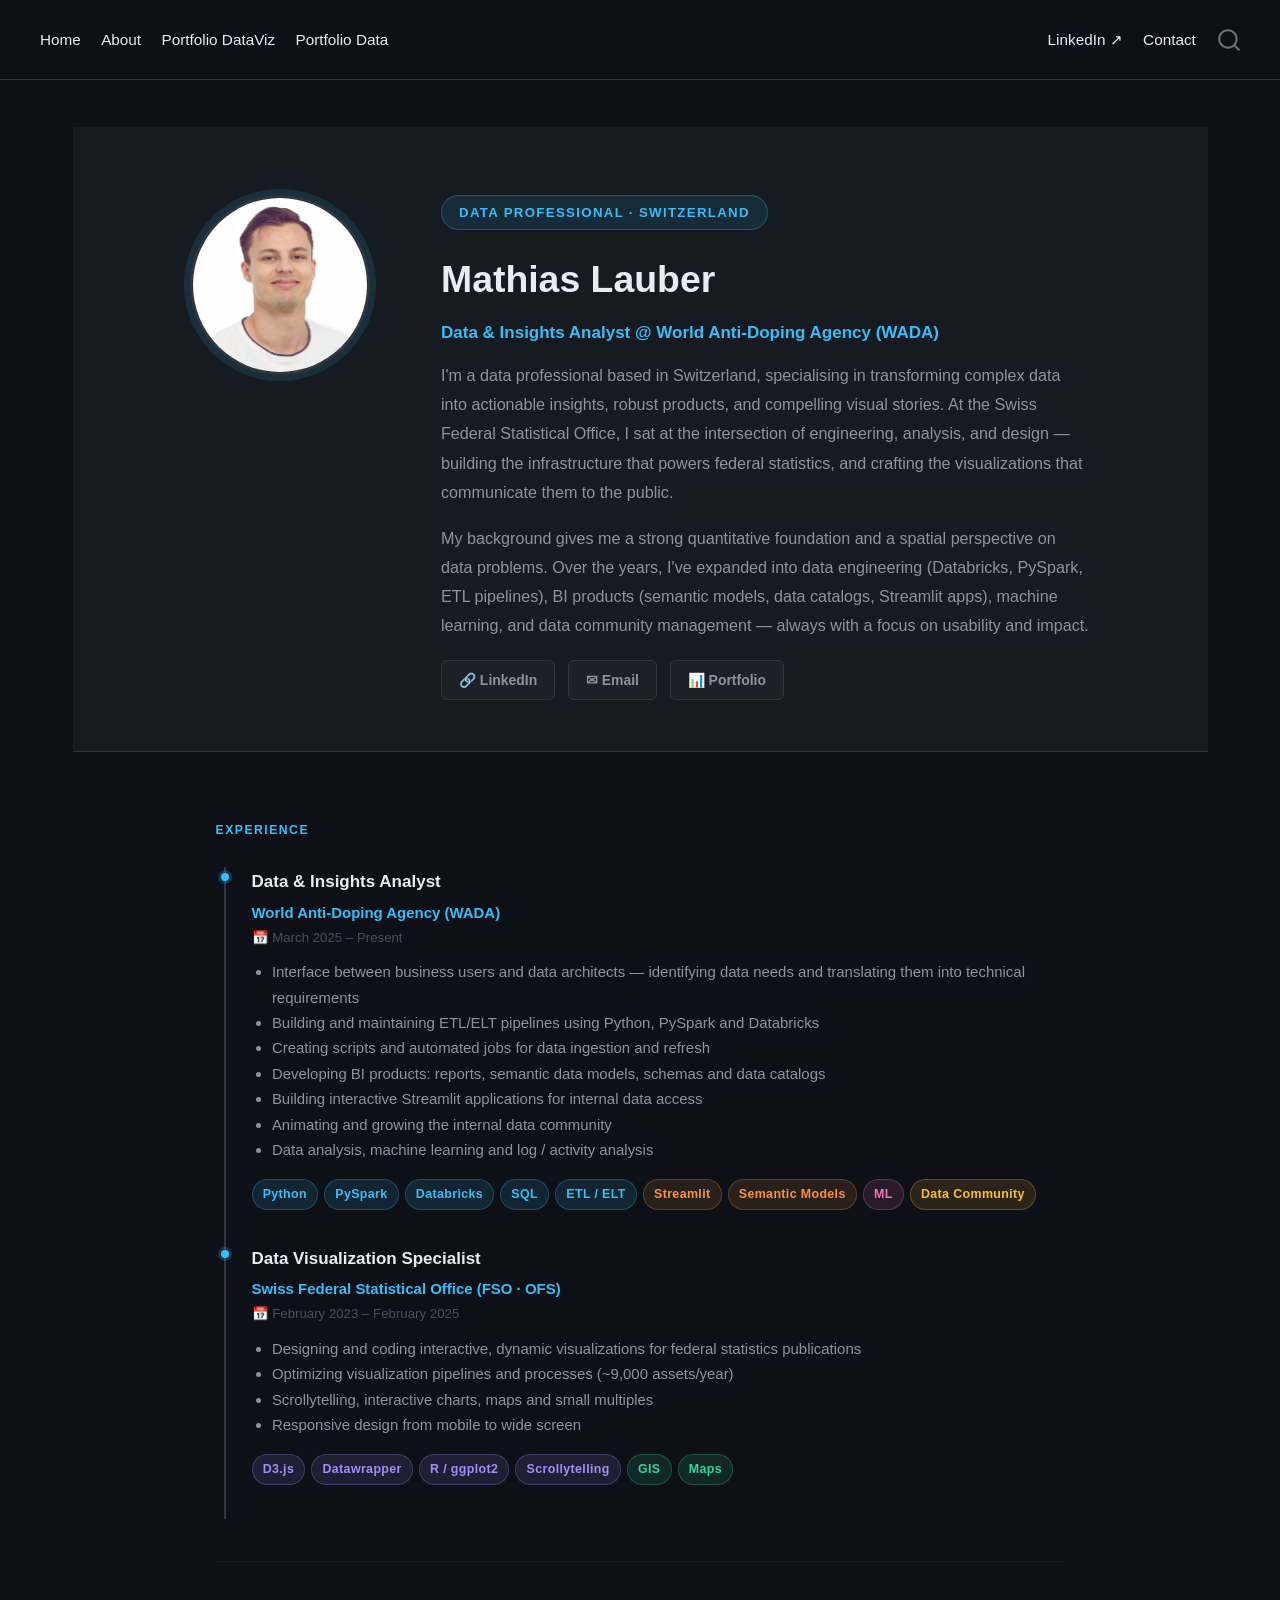
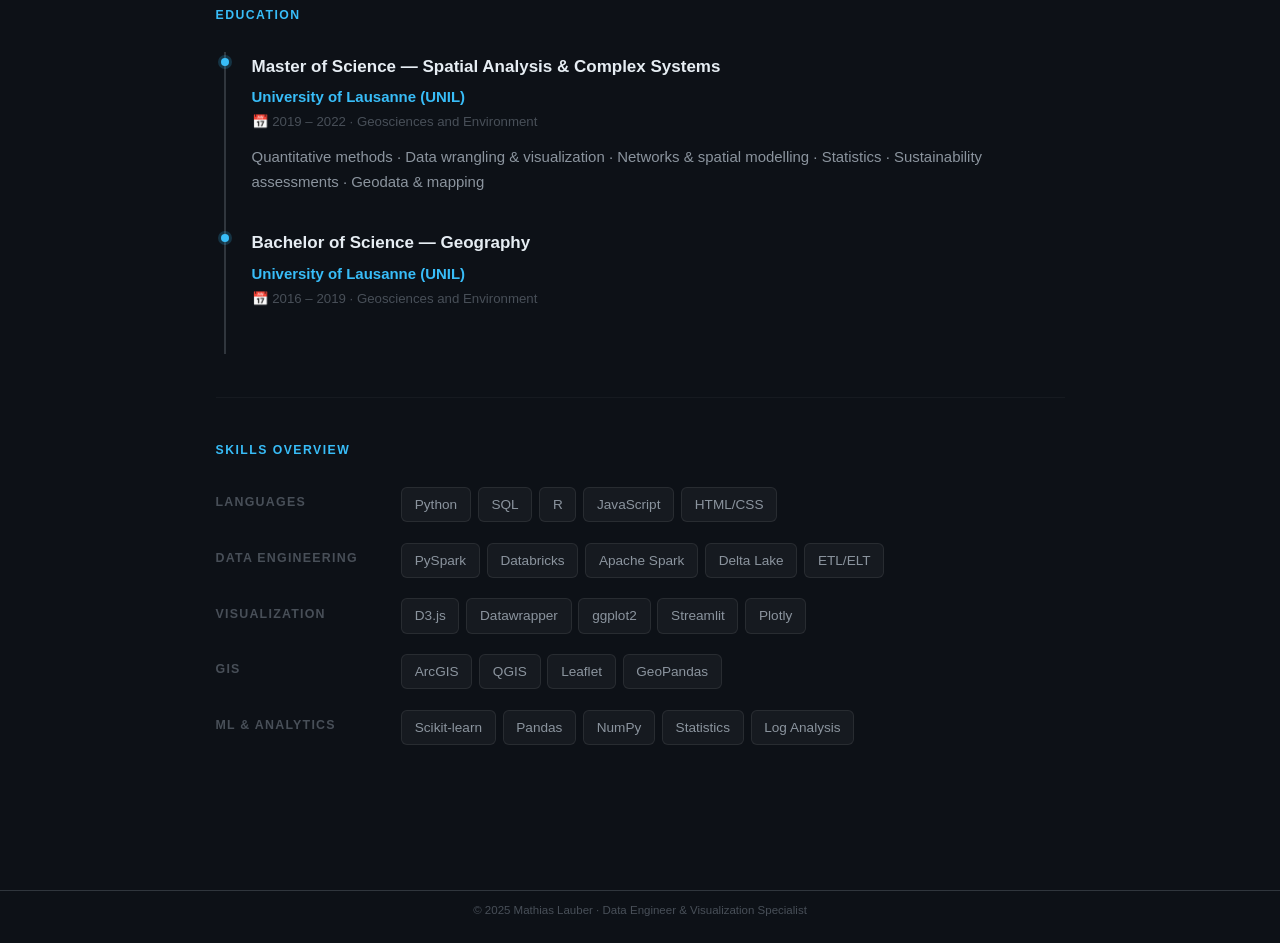
<file: docs/about.html>
<!DOCTYPE html>
<html xmlns="http://www.w3.org/1999/xhtml" lang="en" xml:lang="en"><head>

<meta charset="utf-8">
<meta name="generator" content="quarto-1.9.38">

<meta name="viewport" content="width=device-width, initial-scale=1.0, user-scalable=yes">


<title>about – Mathias Lauber</title>
<style>
/* Default styles provided by pandoc.
** See https://pandoc.org/MANUAL.html#variables-for-html for config info.
*/
code{white-space: pre-wrap;}
span.smallcaps{font-variant: small-caps;}
div.columns{display: flex; gap: min(4vw, 1.5em);}
div.column{flex: auto; overflow-x: auto;}
div.hanging-indent{margin-left: 1.5em; text-indent: -1.5em;}
ul.task-list{list-style: none;}
ul.task-list li input[type="checkbox"] {
  width: 0.8em;
  margin: 0 0.8em 0.2em -1em; /* quarto-specific, see https://github.com/quarto-dev/quarto-cli/issues/4556 */ 
  vertical-align: middle;
}
</style>


<script src="site_libs/quarto-nav/quarto-nav.js"></script>
<script src="site_libs/quarto-nav/headroom.min.js"></script>
<script src="site_libs/clipboard/clipboard.min.js"></script>
<script src="site_libs/quarto-search/autocomplete.umd.js"></script>
<script src="site_libs/quarto-search/fuse.min.js"></script>
<script src="site_libs/quarto-search/quarto-search.js"></script>
<meta name="quarto:offset" content="./">
<link href="./img/favicon.png" rel="icon" type="image/png">
<script src="site_libs/quarto-html/quarto.js" type="module"></script>
<script src="site_libs/quarto-html/tabsets/tabsets.js" type="module"></script>
<script src="site_libs/quarto-html/popper.min.js"></script>
<script src="site_libs/quarto-html/tippy.umd.min.js"></script>
<script src="site_libs/quarto-html/anchor.min.js"></script>
<link href="site_libs/quarto-html/tippy.css" rel="stylesheet">
<link href="site_libs/quarto-html/quarto-syntax-highlighting-dark-0a6b7249c26820e032cb0bd839ff02b1.css" rel="stylesheet" id="quarto-text-highlighting-styles">
<script src="site_libs/bootstrap/bootstrap.min.js"></script>
<link href="site_libs/bootstrap/bootstrap-icons.css" rel="stylesheet">
<link href="site_libs/bootstrap/bootstrap-a8a45a782a0b07fc5aed257e91abf22a.min.css" rel="stylesheet" append-hash="true" id="quarto-bootstrap" data-mode="dark">
<script id="quarto-search-options" type="application/json">{
  "location": "navbar",
  "copy-button": false,
  "collapse-after": 3,
  "panel-placement": "end",
  "type": "overlay",
  "limit": 50,
  "keyboard-shortcut": [
    "f",
    "/",
    "s"
  ],
  "show-item-context": false,
  "language": {
    "search-no-results-text": "No results",
    "search-matching-documents-text": "matching documents",
    "search-copy-link-title": "Copy link to search",
    "search-hide-matches-text": "Hide additional matches",
    "search-more-match-text": "more match in this document",
    "search-more-matches-text": "more matches in this document",
    "search-clear-button-title": "Clear",
    "search-text-placeholder": "",
    "search-detached-cancel-button-title": "Cancel",
    "search-submit-button-title": "Submit",
    "search-label": "Search"
  }
}</script>
<style>html{ scroll-behavior: smooth; }</style>


<link rel="stylesheet" href="styles.css">
</head>

<body class="nav-fixed quarto-light">

<div id="quarto-search-results"></div>
  <header id="quarto-header" class="headroom fixed-top">
    <nav class="navbar navbar-expand-lg " data-bs-theme="dark">
      <div class="navbar-container container-fluid">
            <div id="quarto-search" class="" title="Search"></div>
          <button class="navbar-toggler" type="button" data-bs-toggle="collapse" data-bs-target="#navbarCollapse" aria-controls="navbarCollapse" role="menu" aria-expanded="false" aria-label="Toggle navigation" onclick="if (window.quartoToggleHeadroom) { window.quartoToggleHeadroom(); }">
  <span class="navbar-toggler-icon"></span>
</button>
          <div class="collapse navbar-collapse" id="navbarCollapse">
            <ul class="navbar-nav navbar-nav-scroll me-auto">
  <li class="nav-item">
    <a class="nav-link" href="./index.html"> 
<span class="menu-text">Home</span></a>
  </li>  
  <li class="nav-item">
    <a class="nav-link active" href="./about.html" aria-current="page"> 
<span class="menu-text">About</span></a>
  </li>  
  <li class="nav-item">
    <a class="nav-link" href="./portfolio.html"> 
<span class="menu-text">Portfolio DataViz</span></a>
  </li>  
  <li class="nav-item">
    <a class="nav-link" href="./portfolio-data.html"> 
<span class="menu-text">Portfolio Data</span></a>
  </li>  
</ul>
            <ul class="navbar-nav navbar-nav-scroll ms-auto">
  <li class="nav-item">
    <a class="nav-link" href="https://www.linkedin.com/in/mathias-lauber/" target="_blank"> 
<span class="menu-text">LinkedIn ↗</span></a>
  </li>  
  <li class="nav-item">
    <a class="nav-link" href="mailto:mathias.lauber@outlook.com"> 
<span class="menu-text">Contact</span></a>
  </li>  
</ul>
          </div> <!-- /navcollapse -->
            <div class="quarto-navbar-tools">
</div>
      </div> <!-- /container-fluid -->
    </nav>
</header>
<!-- content -->
<div id="quarto-content" class="quarto-container page-columns page-rows-contents page-layout-full page-navbar">
<!-- sidebar -->
<!-- margin-sidebar -->
    
<!-- main -->
<main class="content column-page" id="quarto-document-content"><header id="title-block-header" class="quarto-title-block"></header>




<!-- ════════════════════════ ABOUT HERO ═════════════════════════════ -->
<section class="about-hero">
  <div class="about-grid">

    <div>
      <img class="profile-img" src="img/profile.jpg" alt="Mathias Lauber" onerror="this.outerHTML='<div class=\'profile-placeholder\'>👤</div>'">
    </div>

    <div>
      <div class="hero-badge" style="margin-bottom:1rem;">Data Professional · Switzerland</div>
      <div class="about-name">Mathias Lauber</div>
      <div class="about-role">Data &amp; Insights Analyst @ World Anti-Doping Agency (WADA)</div>
      <p class="about-bio">
        I'm a data professional based in Switzerland, specialising in transforming complex data into
        actionable insights, robust products, and compelling visual stories. At the Swiss Federal Statistical Office,
        I sat at the intersection of engineering, analysis, and design — building the infrastructure that powers
        federal statistics, and crafting the visualizations that communicate them to the public.
      </p>
      <p class="about-bio">
        My background gives me a strong quantitative foundation and a spatial perspective on data problems.
        Over the years, I've expanded into data engineering (Databricks, PySpark, ETL pipelines),
        BI products (semantic models, data catalogs, Streamlit apps), machine learning, and data community
        management — always with a focus on usability and impact.
      </p>
      <div class="about-links">
        <a href="https://www.linkedin.com/in/mathias-lauber/" class="about-link" target="_blank">🔗 LinkedIn</a>
        <a href="mailto:mathias.lauber@outlook.com" class="about-link">✉ Email</a>
        <a href="portfolio.html" class="about-link">📊 Portfolio</a>
      </div>
    </div>

  </div>
</section>

<!-- ════════════════════════ CONTENT ════════════════════════════════ -->
<div style="background: #0d1117;">
<div class="about-content">

  <!-- EXPERIENCE -->
  <div class="section-label">Experience</div>

  <!-- WADA — current -->
  <div class="timeline-item">
    <div class="tl-title">Data &amp; Insights Analyst</div>
    <div class="tl-org">World Anti-Doping Agency (WADA)</div>
    <div class="tl-period">📅 March 2025 – Present</div>
    <div class="tl-desc">
      <ul style="padding-left:1.2rem; margin:0;">
        <li>Interface between business users and data architects — identifying data needs and translating them into technical requirements</li>
        <li>Building and maintaining ETL/ELT pipelines using Python, PySpark and Databricks</li>
        <li>Creating scripts and automated jobs for data ingestion and refresh</li>
        <li>Developing BI products: reports, semantic data models, schemas and data catalogs</li>
        <li>Building interactive Streamlit applications for internal data access</li>
        <li>Animating and growing the internal data community</li>
        <li>Data analysis, machine learning and log / activity analysis</li>
      </ul>
    </div>
    <div class="d-pills" style="margin-top:1rem;">
      <span class="tag t-blue">Python</span><span class="tag t-blue">PySpark</span>
      <span class="tag t-blue">Databricks</span><span class="tag t-blue">SQL</span>
      <span class="tag t-blue">ETL / ELT</span>
      <span class="tag t-orange">Streamlit</span><span class="tag t-orange">Semantic Models</span>
      <span class="tag t-pink">ML</span><span class="tag t-yellow">Data Community</span>
    </div>
  </div>

  <!-- FSO -->
  <div class="timeline-item">
    <div class="tl-title">Data Visualization Specialist</div>
    <div class="tl-org">Swiss Federal Statistical Office (FSO · OFS)</div>
    <div class="tl-period">📅 February 2023 – February 2025</div>
    <div class="tl-desc">
      <ul style="padding-left:1.2rem; margin:0;">
        <li>Designing and coding interactive, dynamic visualizations for federal statistics publications</li>
        <li>Optimizing visualization pipelines and processes (~9,000 assets/year)</li>
        <li>Scrollytelling, interactive charts, maps and small multiples</li>
        <li>Responsive design from mobile to wide screen</li>
      </ul>
    </div>
    <div class="d-pills" style="margin-top:1rem;">
      <span class="tag t-purple">D3.js</span><span class="tag t-purple">Datawrapper</span>
      <span class="tag t-purple">R / ggplot2</span><span class="tag t-purple">Scrollytelling</span>
      <span class="tag t-green">GIS</span><span class="tag t-green">Maps</span>
    </div>
  </div>

  <hr style="border-color: #30363d; margin: 2.5rem 0;">

  <!-- EDUCATION -->
  <div class="section-label">Education</div>

  <div class="timeline-item">
    <div class="tl-title">Master of Science — Spatial Analysis &amp; Complex Systems</div>
    <div class="tl-org">University of Lausanne (UNIL)</div>
    <div class="tl-period">📅 2019 – 2022 · Geosciences and Environment</div>
    <div class="tl-desc">
      Quantitative methods · Data wrangling &amp; visualization · Networks &amp; spatial modelling ·
      Statistics · Sustainability assessments · Geodata &amp; mapping
    </div>
  </div>

  <div class="timeline-item">
    <div class="tl-title">Bachelor of Science — Geography</div>
    <div class="tl-org">University of Lausanne (UNIL)</div>
    <div class="tl-period">📅 2016 – 2019 · Geosciences and Environment</div>
  </div>

  <hr style="border-color: #30363d; margin: 2.5rem 0;">

  <!-- SKILLS -->
  <div class="section-label">Skills Overview</div>
  <div class="tech-rows">
    <div class="tech-row">
      <span class="tech-label">Languages</span>
      <div class="tech-pills"><span class="tp">Python</span><span class="tp">SQL</span><span class="tp">R</span><span class="tp">JavaScript</span><span class="tp">HTML/CSS</span></div>
    </div>
    <div class="tech-row">
      <span class="tech-label">Data Engineering</span>
      <div class="tech-pills"><span class="tp">PySpark</span><span class="tp">Databricks</span><span class="tp">Apache Spark</span><span class="tp">Delta Lake</span><span class="tp">ETL/ELT</span></div>
    </div>
    <div class="tech-row">
      <span class="tech-label">Visualization</span>
      <div class="tech-pills"><span class="tp">D3.js</span><span class="tp">Datawrapper</span><span class="tp">ggplot2</span><span class="tp">Streamlit</span><span class="tp">Plotly</span></div>
    </div>
    <div class="tech-row">
      <span class="tech-label">GIS</span>
      <div class="tech-pills"><span class="tp">ArcGIS</span><span class="tp">QGIS</span><span class="tp">Leaflet</span><span class="tp">GeoPandas</span></div>
    </div>
    <div class="tech-row">
      <span class="tech-label">ML &amp; Analytics</span>
      <div class="tech-pills"><span class="tp">Scikit-learn</span><span class="tp">Pandas</span><span class="tp">NumPy</span><span class="tp">Statistics</span><span class="tp">Log Analysis</span></div>
    </div>
  </div>

</div>
</div>



</main> <!-- /main -->
<script id="quarto-html-after-body" type="application/javascript">
  window.document.addEventListener("DOMContentLoaded", function (event) {
    const icon = "";
    const anchorJS = new window.AnchorJS();
    anchorJS.options = {
      placement: 'right',
      icon: icon
    };
    anchorJS.add('.anchored');
    const isCodeAnnotation = (el) => {
      for (const clz of el.classList) {
        if (clz.startsWith('code-annotation-')) {                     
          return true;
        }
      }
      return false;
    }
    const onCopySuccess = function(e) {
      // button target
      const button = e.trigger;
      // don't keep focus
      button.blur();
      // flash "checked"
      button.classList.add('code-copy-button-checked');
      var currentTitle = button.getAttribute("title");
      button.setAttribute("title", "Copied!");
      let tooltip;
      if (window.bootstrap) {
        button.setAttribute("data-bs-toggle", "tooltip");
        button.setAttribute("data-bs-placement", "left");
        button.setAttribute("data-bs-title", "Copied!");
        tooltip = new bootstrap.Tooltip(button, 
          { trigger: "manual", 
            customClass: "code-copy-button-tooltip",
            offset: [0, -8]});
        tooltip.show();    
      }
      setTimeout(function() {
        if (tooltip) {
          tooltip.hide();
          button.removeAttribute("data-bs-title");
          button.removeAttribute("data-bs-toggle");
          button.removeAttribute("data-bs-placement");
        }
        button.setAttribute("title", currentTitle);
        button.classList.remove('code-copy-button-checked');
      }, 1000);
      // clear code selection
      e.clearSelection();
    }
    const getTextToCopy = function(trigger) {
      const outerScaffold = trigger.parentElement.cloneNode(true);
      const codeEl = outerScaffold.querySelector('code');
      for (const childEl of codeEl.children) {
        if (isCodeAnnotation(childEl)) {
          childEl.remove();
        }
      }
      return codeEl.innerText;
    }
    const clipboard = new window.ClipboardJS('.code-copy-button:not([data-in-quarto-modal])', {
      text: getTextToCopy
    });
    clipboard.on('success', onCopySuccess);
    if (window.document.getElementById('quarto-embedded-source-code-modal')) {
      const clipboardModal = new window.ClipboardJS('.code-copy-button[data-in-quarto-modal]', {
        text: getTextToCopy,
        container: window.document.getElementById('quarto-embedded-source-code-modal')
      });
      clipboardModal.on('success', onCopySuccess);
    }
      var localhostRegex = new RegExp(/^(?:http|https):\/\/localhost\:?[0-9]*\//);
      var mailtoRegex = new RegExp(/^mailto:/);
        var filterRegex = new RegExp('/' + window.location.host + '/');
      var isInternal = (href) => {
          return filterRegex.test(href) || localhostRegex.test(href) || mailtoRegex.test(href);
      }
      // Inspect non-navigation links and adorn them if external
     var links = window.document.querySelectorAll('a[href]:not(.nav-link):not(.navbar-brand):not(.toc-action):not(.sidebar-link):not(.sidebar-item-toggle):not(.pagination-link):not(.no-external):not([aria-hidden]):not(.dropdown-item):not(.quarto-navigation-tool):not(.about-link)');
      for (var i=0; i<links.length; i++) {
        const link = links[i];
        if (!isInternal(link.href)) {
          // undo the damage that might have been done by quarto-nav.js in the case of
          // links that we want to consider external
          if (link.dataset.originalHref !== undefined) {
            link.href = link.dataset.originalHref;
          }
        }
      }
    function tippyHover(el, contentFn, onTriggerFn, onUntriggerFn) {
      const config = {
        allowHTML: true,
        maxWidth: 500,
        delay: 100,
        arrow: false,
        appendTo: function(el) {
            return el.parentElement;
        },
        interactive: true,
        interactiveBorder: 10,
        theme: 'quarto',
        placement: 'bottom-start',
      };
      if (contentFn) {
        config.content = contentFn;
      }
      if (onTriggerFn) {
        config.onTrigger = onTriggerFn;
      }
      if (onUntriggerFn) {
        config.onUntrigger = onUntriggerFn;
      }
      window.tippy(el, config); 
    }
    const noterefs = window.document.querySelectorAll('a[role="doc-noteref"]');
    for (var i=0; i<noterefs.length; i++) {
      const ref = noterefs[i];
      tippyHover(ref, function() {
        // use id or data attribute instead here
        let href = ref.getAttribute('data-footnote-href') || ref.getAttribute('href');
        try { href = new URL(href).hash; } catch {}
        const id = href.replace(/^#\/?/, "");
        const note = window.document.getElementById(id);
        if (note) {
          return note.innerHTML;
        } else {
          return "";
        }
      });
    }
    const xrefs = window.document.querySelectorAll('a.quarto-xref');
    const processXRef = (id, note) => {
      // Strip column container classes
      const stripColumnClz = (el) => {
        el.classList.remove("page-full", "page-columns");
        if (el.children) {
          for (const child of el.children) {
            stripColumnClz(child);
          }
        }
      }
      stripColumnClz(note)
      if (id === null || id.startsWith('sec-')) {
        // Special case sections, only their first couple elements
        const container = document.createElement("div");
        if (note.children && note.children.length > 2) {
          container.appendChild(note.children[0].cloneNode(true));
          for (let i = 1; i < note.children.length; i++) {
            const child = note.children[i];
            if (child.tagName === "P" && child.innerText === "") {
              continue;
            } else {
              container.appendChild(child.cloneNode(true));
              break;
            }
          }
          if (window.Quarto?.typesetMath) {
            window.Quarto.typesetMath(container);
          }
          return container.innerHTML
        } else {
          if (window.Quarto?.typesetMath) {
            window.Quarto.typesetMath(note);
          }
          return note.innerHTML;
        }
      } else {
        // Remove any anchor links if they are present
        const anchorLink = note.querySelector('a.anchorjs-link');
        if (anchorLink) {
          anchorLink.remove();
        }
        if (window.Quarto?.typesetMath) {
          window.Quarto.typesetMath(note);
        }
        if (note.classList.contains("callout")) {
          return note.outerHTML;
        } else {
          return note.innerHTML;
        }
      }
    }
    for (var i=0; i<xrefs.length; i++) {
      const xref = xrefs[i];
      tippyHover(xref, undefined, function(instance) {
        instance.disable();
        let url = xref.getAttribute('href');
        let hash = undefined; 
        if (url.startsWith('#')) {
          hash = url;
        } else {
          try { hash = new URL(url).hash; } catch {}
        }
        if (hash) {
          const id = hash.replace(/^#\/?/, "");
          const note = window.document.getElementById(id);
          if (note !== null) {
            try {
              const html = processXRef(id, note.cloneNode(true));
              instance.setContent(html);
            } finally {
              instance.enable();
              instance.show();
            }
          } else {
            // See if we can fetch this
            fetch(url.split('#')[0])
            .then(res => res.text())
            .then(html => {
              const parser = new DOMParser();
              const htmlDoc = parser.parseFromString(html, "text/html");
              const note = htmlDoc.getElementById(id);
              if (note !== null) {
                const html = processXRef(id, note);
                instance.setContent(html);
              } 
            }).finally(() => {
              instance.enable();
              instance.show();
            });
          }
        } else {
          // See if we can fetch a full url (with no hash to target)
          // This is a special case and we should probably do some content thinning / targeting
          fetch(url)
          .then(res => res.text())
          .then(html => {
            const parser = new DOMParser();
            const htmlDoc = parser.parseFromString(html, "text/html");
            const note = htmlDoc.querySelector('main.content');
            if (note !== null) {
              // This should only happen for chapter cross references
              // (since there is no id in the URL)
              // remove the first header
              if (note.children.length > 0 && note.children[0].tagName === "HEADER") {
                note.children[0].remove();
              }
              const html = processXRef(null, note);
              instance.setContent(html);
            } 
          }).finally(() => {
            instance.enable();
            instance.show();
          });
        }
      }, function(instance) {
      });
    }
        let selectedAnnoteEl;
        const selectorForAnnotation = ( cell, annotation) => {
          let cellAttr = 'data-code-cell="' + cell + '"';
          let lineAttr = 'data-code-annotation="' +  annotation + '"';
          const selector = 'span[' + cellAttr + '][' + lineAttr + ']';
          return selector;
        }
        const selectCodeLines = (annoteEl) => {
          const doc = window.document;
          const targetCell = annoteEl.getAttribute("data-target-cell");
          const targetAnnotation = annoteEl.getAttribute("data-target-annotation");
          const annoteSpan = window.document.querySelector(selectorForAnnotation(targetCell, targetAnnotation));
          const lines = annoteSpan.getAttribute("data-code-lines").split(",");
          const lineIds = lines.map((line) => {
            return targetCell + "-" + line;
          })
          let top = null;
          let height = null;
          let parent = null;
          if (lineIds.length > 0) {
              //compute the position of the single el (top and bottom and make a div)
              const el = window.document.getElementById(lineIds[0]);
              top = el.offsetTop;
              height = el.offsetHeight;
              parent = el.parentElement.parentElement;
            if (lineIds.length > 1) {
              const lastEl = window.document.getElementById(lineIds[lineIds.length - 1]);
              const bottom = lastEl.offsetTop + lastEl.offsetHeight;
              height = bottom - top;
            }
            if (top !== null && height !== null && parent !== null) {
              // cook up a div (if necessary) and position it 
              let div = window.document.getElementById("code-annotation-line-highlight");
              if (div === null) {
                div = window.document.createElement("div");
                div.setAttribute("id", "code-annotation-line-highlight");
                div.style.position = 'absolute';
                parent.appendChild(div);
              }
              div.style.top = top - 2 + "px";
              div.style.height = height + 4 + "px";
              div.style.left = 0;
              let gutterDiv = window.document.getElementById("code-annotation-line-highlight-gutter");
              if (gutterDiv === null) {
                gutterDiv = window.document.createElement("div");
                gutterDiv.setAttribute("id", "code-annotation-line-highlight-gutter");
                gutterDiv.style.position = 'absolute';
                const codeCell = window.document.getElementById(targetCell);
                const gutter = codeCell.querySelector('.code-annotation-gutter');
                gutter.appendChild(gutterDiv);
              }
              gutterDiv.style.top = top - 2 + "px";
              gutterDiv.style.height = height + 4 + "px";
            }
            selectedAnnoteEl = annoteEl;
          }
        };
        const unselectCodeLines = () => {
          const elementsIds = ["code-annotation-line-highlight", "code-annotation-line-highlight-gutter"];
          elementsIds.forEach((elId) => {
            const div = window.document.getElementById(elId);
            if (div) {
              div.remove();
            }
          });
          selectedAnnoteEl = undefined;
        };
          // Handle positioning of the toggle
      window.addEventListener(
        "resize",
        throttle(() => {
          elRect = undefined;
          if (selectedAnnoteEl) {
            selectCodeLines(selectedAnnoteEl);
          }
        }, 10)
      );
      function throttle(fn, ms) {
      let throttle = false;
      let timer;
        return (...args) => {
          if(!throttle) { // first call gets through
              fn.apply(this, args);
              throttle = true;
          } else { // all the others get throttled
              if(timer) clearTimeout(timer); // cancel #2
              timer = setTimeout(() => {
                fn.apply(this, args);
                timer = throttle = false;
              }, ms);
          }
        };
      }
        // Attach click handler to the DT
        const annoteDls = window.document.querySelectorAll('dt[data-target-cell]');
        for (const annoteDlNode of annoteDls) {
          annoteDlNode.addEventListener('click', (event) => {
            const clickedEl = event.target;
            if (clickedEl !== selectedAnnoteEl) {
              unselectCodeLines();
              const activeEl = window.document.querySelector('dt[data-target-cell].code-annotation-active');
              if (activeEl) {
                activeEl.classList.remove('code-annotation-active');
              }
              selectCodeLines(clickedEl);
              clickedEl.classList.add('code-annotation-active');
            } else {
              // Unselect the line
              unselectCodeLines();
              clickedEl.classList.remove('code-annotation-active');
            }
          });
        }
    const findCites = (el) => {
      const parentEl = el.parentElement;
      if (parentEl) {
        const cites = parentEl.dataset.cites;
        if (cites) {
          return {
            el,
            cites: cites.split(' ')
          };
        } else {
          return findCites(el.parentElement)
        }
      } else {
        return undefined;
      }
    };
    var bibliorefs = window.document.querySelectorAll('a[role="doc-biblioref"]');
    for (var i=0; i<bibliorefs.length; i++) {
      const ref = bibliorefs[i];
      const citeInfo = findCites(ref);
      if (citeInfo) {
        tippyHover(citeInfo.el, function() {
          var popup = window.document.createElement('div');
          citeInfo.cites.forEach(function(cite) {
            var citeDiv = window.document.createElement('div');
            citeDiv.classList.add('hanging-indent');
            citeDiv.classList.add('csl-entry');
            var biblioDiv = window.document.getElementById('ref-' + cite);
            if (biblioDiv) {
              citeDiv.innerHTML = biblioDiv.innerHTML;
            }
            popup.appendChild(citeDiv);
          });
          return popup.innerHTML;
        });
      }
    }
  });
  </script>
</div> <!-- /content -->
<footer class="footer">
  <div class="nav-footer">
    <div class="nav-footer-left">
      &nbsp;
    </div>   
    <div class="nav-footer-center">
<p>© 2025 Mathias Lauber · Data Engineer &amp; Visualization Specialist</p>
</div>
    <div class="nav-footer-right">
      &nbsp;
    </div>
  </div>
</footer>




<script src="site_libs/quarto-html/zenscroll-min.js"></script>
</body></html>
</file>
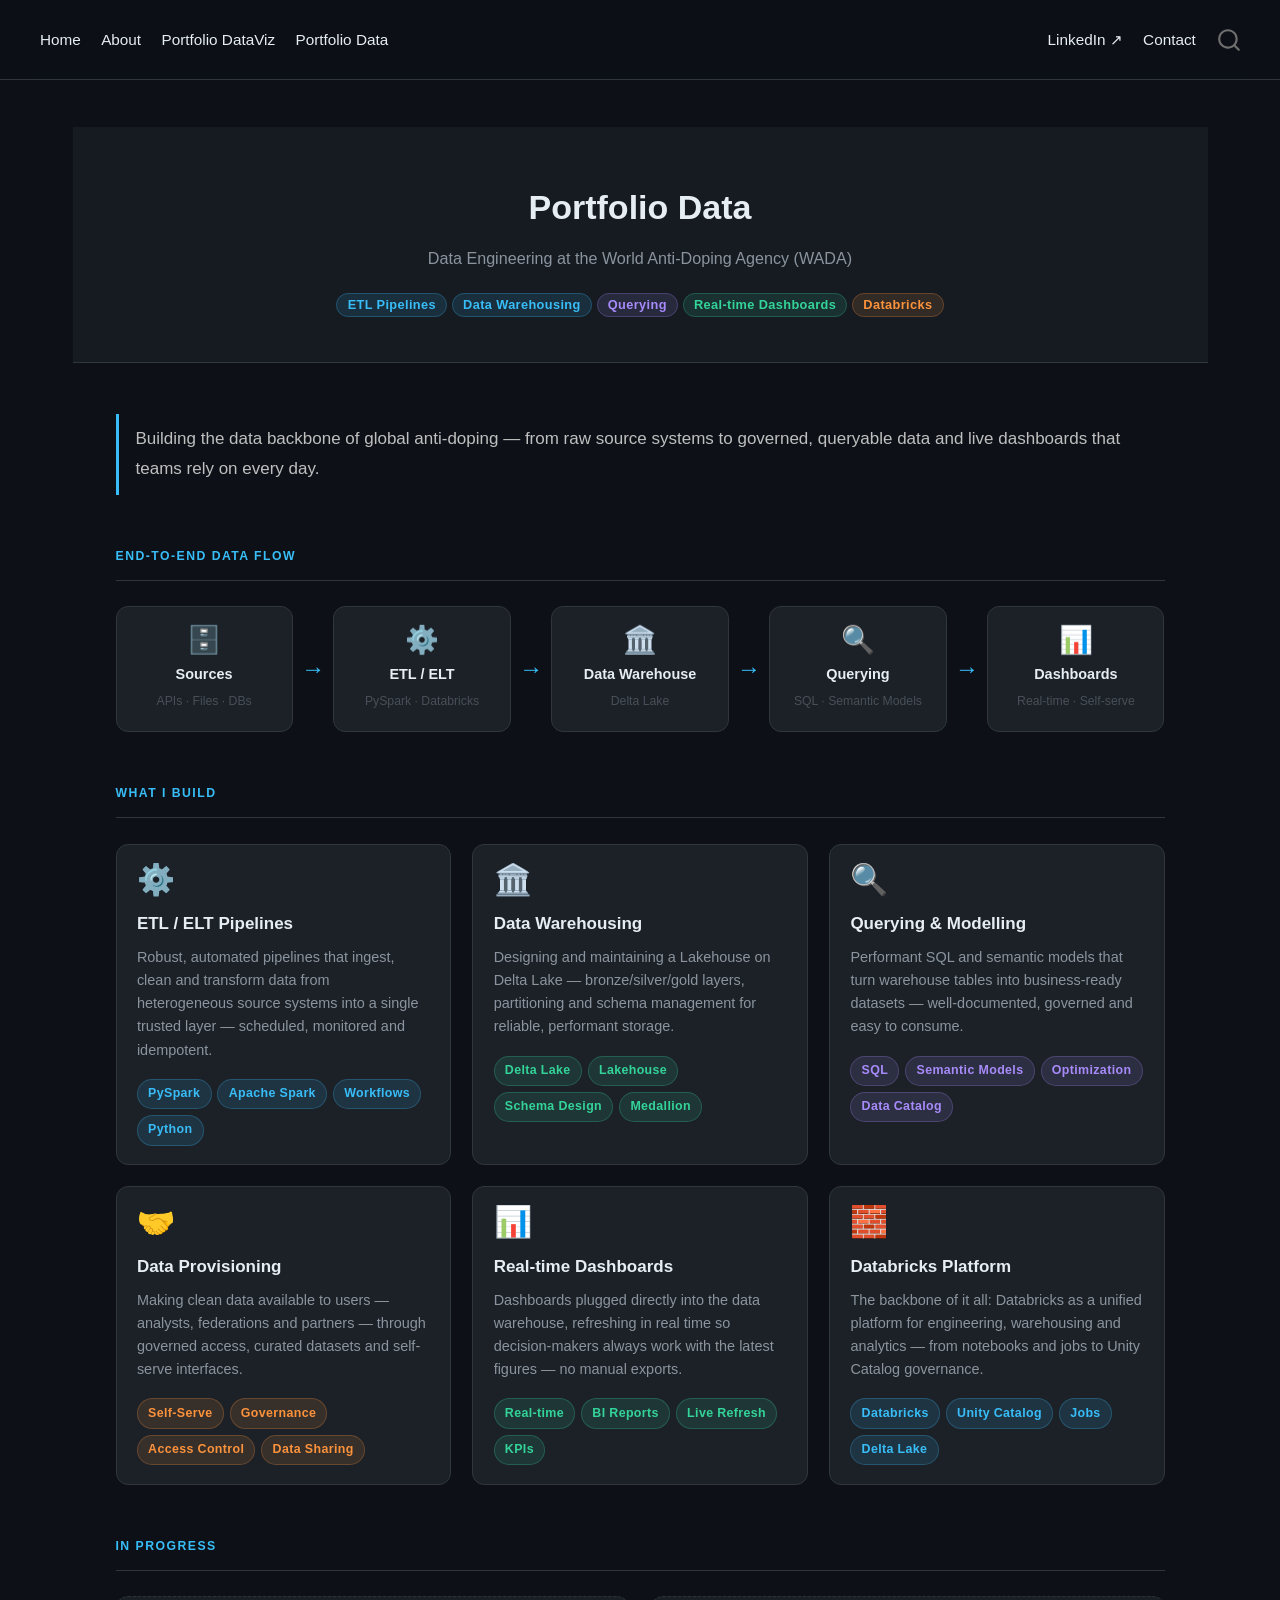
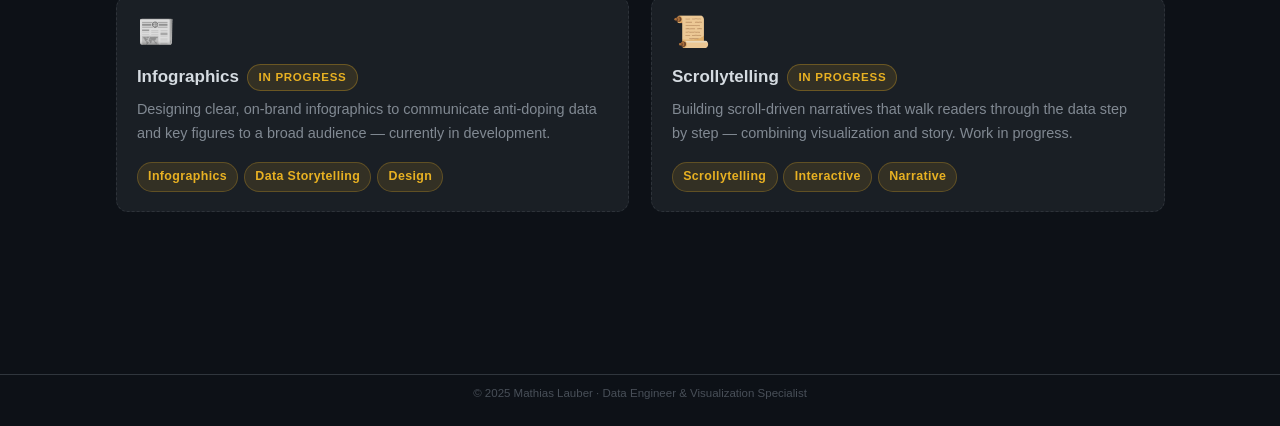
<file: docs/portfolio-data.html>
<!DOCTYPE html>
<html xmlns="http://www.w3.org/1999/xhtml" lang="en" xml:lang="en"><head>

<meta charset="utf-8">
<meta name="generator" content="quarto-1.9.38">

<meta name="viewport" content="width=device-width, initial-scale=1.0, user-scalable=yes">


<title>portfolio-data – Mathias Lauber</title>
<style>
/* Default styles provided by pandoc.
** See https://pandoc.org/MANUAL.html#variables-for-html for config info.
*/
code{white-space: pre-wrap;}
span.smallcaps{font-variant: small-caps;}
div.columns{display: flex; gap: min(4vw, 1.5em);}
div.column{flex: auto; overflow-x: auto;}
div.hanging-indent{margin-left: 1.5em; text-indent: -1.5em;}
ul.task-list{list-style: none;}
ul.task-list li input[type="checkbox"] {
  width: 0.8em;
  margin: 0 0.8em 0.2em -1em; /* quarto-specific, see https://github.com/quarto-dev/quarto-cli/issues/4556 */ 
  vertical-align: middle;
}
</style>


<script src="site_libs/quarto-nav/quarto-nav.js"></script>
<script src="site_libs/quarto-nav/headroom.min.js"></script>
<script src="site_libs/clipboard/clipboard.min.js"></script>
<script src="site_libs/quarto-search/autocomplete.umd.js"></script>
<script src="site_libs/quarto-search/fuse.min.js"></script>
<script src="site_libs/quarto-search/quarto-search.js"></script>
<meta name="quarto:offset" content="./">
<link href="./img/favicon.png" rel="icon" type="image/png">
<script src="site_libs/quarto-html/quarto.js" type="module"></script>
<script src="site_libs/quarto-html/tabsets/tabsets.js" type="module"></script>
<script src="site_libs/quarto-html/popper.min.js"></script>
<script src="site_libs/quarto-html/tippy.umd.min.js"></script>
<script src="site_libs/quarto-html/anchor.min.js"></script>
<link href="site_libs/quarto-html/tippy.css" rel="stylesheet">
<link href="site_libs/quarto-html/quarto-syntax-highlighting-dark-0a6b7249c26820e032cb0bd839ff02b1.css" rel="stylesheet" id="quarto-text-highlighting-styles">
<script src="site_libs/bootstrap/bootstrap.min.js"></script>
<link href="site_libs/bootstrap/bootstrap-icons.css" rel="stylesheet">
<link href="site_libs/bootstrap/bootstrap-a8a45a782a0b07fc5aed257e91abf22a.min.css" rel="stylesheet" append-hash="true" id="quarto-bootstrap" data-mode="dark">
<script id="quarto-search-options" type="application/json">{
  "location": "navbar",
  "copy-button": false,
  "collapse-after": 3,
  "panel-placement": "end",
  "type": "overlay",
  "limit": 50,
  "keyboard-shortcut": [
    "f",
    "/",
    "s"
  ],
  "show-item-context": false,
  "language": {
    "search-no-results-text": "No results",
    "search-matching-documents-text": "matching documents",
    "search-copy-link-title": "Copy link to search",
    "search-hide-matches-text": "Hide additional matches",
    "search-more-match-text": "more match in this document",
    "search-more-matches-text": "more matches in this document",
    "search-clear-button-title": "Clear",
    "search-text-placeholder": "",
    "search-detached-cancel-button-title": "Cancel",
    "search-submit-button-title": "Submit",
    "search-label": "Search"
  }
}</script>
<style>html{ scroll-behavior: smooth; }</style>


<link rel="stylesheet" href="styles.css">
</head>

<body class="nav-fixed quarto-light">

<div id="quarto-search-results"></div>
  <header id="quarto-header" class="headroom fixed-top">
    <nav class="navbar navbar-expand-lg " data-bs-theme="dark">
      <div class="navbar-container container-fluid">
            <div id="quarto-search" class="" title="Search"></div>
          <button class="navbar-toggler" type="button" data-bs-toggle="collapse" data-bs-target="#navbarCollapse" aria-controls="navbarCollapse" role="menu" aria-expanded="false" aria-label="Toggle navigation" onclick="if (window.quartoToggleHeadroom) { window.quartoToggleHeadroom(); }">
  <span class="navbar-toggler-icon"></span>
</button>
          <div class="collapse navbar-collapse" id="navbarCollapse">
            <ul class="navbar-nav navbar-nav-scroll me-auto">
  <li class="nav-item">
    <a class="nav-link" href="./index.html"> 
<span class="menu-text">Home</span></a>
  </li>  
  <li class="nav-item">
    <a class="nav-link" href="./about.html"> 
<span class="menu-text">About</span></a>
  </li>  
  <li class="nav-item">
    <a class="nav-link" href="./portfolio.html"> 
<span class="menu-text">Portfolio DataViz</span></a>
  </li>  
  <li class="nav-item">
    <a class="nav-link active" href="./portfolio-data.html" aria-current="page"> 
<span class="menu-text">Portfolio Data</span></a>
  </li>  
</ul>
            <ul class="navbar-nav navbar-nav-scroll ms-auto">
  <li class="nav-item">
    <a class="nav-link" href="https://www.linkedin.com/in/mathias-lauber/" target="_blank"> 
<span class="menu-text">LinkedIn ↗</span></a>
  </li>  
  <li class="nav-item">
    <a class="nav-link" href="mailto:mathias.lauber@outlook.com"> 
<span class="menu-text">Contact</span></a>
  </li>  
</ul>
          </div> <!-- /navcollapse -->
            <div class="quarto-navbar-tools">
</div>
      </div> <!-- /container-fluid -->
    </nav>
</header>
<!-- content -->
<div id="quarto-content" class="quarto-container page-columns page-rows-contents page-layout-full page-navbar">
<!-- sidebar -->
<!-- margin-sidebar -->
    
<!-- main -->
<main class="content column-page" id="quarto-document-content"><header id="title-block-header" class="quarto-title-block"></header>




<section class="portfolio-hero">
  <div class="portfolio-title">Portfolio Data</div>
  <div class="portfolio-sub">Data Engineering at the World Anti-Doping Agency (WADA)</div>
  <div style="margin-top:1rem;">
    <span class="tag t-blue" style="font-size:0.75rem;">ETL Pipelines</span>
    <span class="tag t-blue" style="font-size:0.75rem;">Data Warehousing</span>
    <span class="tag t-purple" style="font-size:0.75rem;">Querying</span>
    <span class="tag t-green" style="font-size:0.75rem;">Real-time Dashboards</span>
    <span class="tag t-orange" style="font-size:0.75rem;">Databricks</span>
  </div>
</section>

<div class="data-body">

  <blockquote style="margin-bottom:2.5rem;" class="blockquote">
    Building the data backbone of global anti-doping — from raw source systems to
    governed, queryable data and live dashboards that teams rely on every day.
  </blockquote>

  <!-- ── DATA FLOW DIAGRAM ── -->
  <div class="cat-title">End-to-End Data Flow</div>

  <div class="pipeline-flow">
    <div class="pipe-stage">
      <div class="pipe-icon">🗄️</div>
      <div class="pipe-name">Sources</div>
      <div class="pipe-tech">APIs · Files · DBs</div>
    </div>
    <div class="pipe-arrow">→</div>
    <div class="pipe-stage">
      <div class="pipe-icon">⚙️</div>
      <div class="pipe-name">ETL / ELT</div>
      <div class="pipe-tech">PySpark · Databricks</div>
    </div>
    <div class="pipe-arrow">→</div>
    <div class="pipe-stage">
      <div class="pipe-icon">🏛️</div>
      <div class="pipe-name">Data Warehouse</div>
      <div class="pipe-tech">Delta Lake</div>
    </div>
    <div class="pipe-arrow">→</div>
    <div class="pipe-stage">
      <div class="pipe-icon">🔍</div>
      <div class="pipe-name">Querying</div>
      <div class="pipe-tech">SQL · Semantic Models</div>
    </div>
    <div class="pipe-arrow">→</div>
    <div class="pipe-stage">
      <div class="pipe-icon">📊</div>
      <div class="pipe-name">Dashboards</div>
      <div class="pipe-tech">Real-time · Self-serve</div>
    </div>
  </div>

  <!-- ── CAPABILITIES ── -->
  <div class="cat-title">What I Build</div>

  <div class="domains-grid">

    <div class="domain-card">
      <div class="d-icon">⚙️</div>
      <div class="d-title">ETL / ELT Pipelines</div>
      <div class="d-desc">Robust, automated pipelines that ingest, clean and transform data from heterogeneous source systems into a single trusted layer — scheduled, monitored and idempotent.</div>
      <div class="d-pills">
        <span class="tag t-blue">PySpark</span>
        <span class="tag t-blue">Apache Spark</span>
        <span class="tag t-blue">Workflows</span>
        <span class="tag t-blue">Python</span>
      </div>
    </div>

    <div class="domain-card">
      <div class="d-icon">🏛️</div>
      <div class="d-title">Data Warehousing</div>
      <div class="d-desc">Designing and maintaining a Lakehouse on Delta Lake — bronze/silver/gold layers, partitioning and schema management for reliable, performant storage.</div>
      <div class="d-pills">
        <span class="tag t-green">Delta Lake</span>
        <span class="tag t-green">Lakehouse</span>
        <span class="tag t-green">Schema Design</span>
        <span class="tag t-green">Medallion</span>
      </div>
    </div>

    <div class="domain-card">
      <div class="d-icon">🔍</div>
      <div class="d-title">Querying &amp; Modelling</div>
      <div class="d-desc">Performant SQL and semantic models that turn warehouse tables into business-ready datasets — well-documented, governed and easy to consume.</div>
      <div class="d-pills">
        <span class="tag t-purple">SQL</span>
        <span class="tag t-purple">Semantic Models</span>
        <span class="tag t-purple">Optimization</span>
        <span class="tag t-purple">Data Catalog</span>
      </div>
    </div>

    <div class="domain-card">
      <div class="d-icon">🤝</div>
      <div class="d-title">Data Provisioning</div>
      <div class="d-desc">Making clean data available to users — analysts, federations and partners — through governed access, curated datasets and self-serve interfaces.</div>
      <div class="d-pills">
        <span class="tag t-orange">Self-Serve</span>
        <span class="tag t-orange">Governance</span>
        <span class="tag t-orange">Access Control</span>
        <span class="tag t-orange">Data Sharing</span>
      </div>
    </div>

    <div class="domain-card">
      <div class="d-icon">📊</div>
      <div class="d-title">Real-time Dashboards</div>
      <div class="d-desc">Dashboards plugged directly into the data warehouse, refreshing in real time so decision-makers always work with the latest figures — no manual exports.</div>
      <div class="d-pills">
        <span class="tag t-green">Real-time</span>
        <span class="tag t-green">BI Reports</span>
        <span class="tag t-green">Live Refresh</span>
        <span class="tag t-green">KPIs</span>
      </div>
    </div>

    <div class="domain-card">
      <div class="d-icon">🧱</div>
      <div class="d-title">Databricks Platform</div>
      <div class="d-desc">The backbone of it all: Databricks as a unified platform for engineering, warehousing and analytics — from notebooks and jobs to Unity Catalog governance.</div>
      <div class="d-pills">
        <span class="tag t-blue">Databricks</span>
        <span class="tag t-blue">Unity Catalog</span>
        <span class="tag t-blue">Jobs</span>
        <span class="tag t-blue">Delta Lake</span>
      </div>
    </div>

  </div>

  <!-- ── IN PROGRESS ── -->
  <div class="cat-title">In Progress</div>

  <div class="domains-grid">

    <div class="domain-card is-progress">
      <div class="d-icon">📰</div>
      <div class="d-title">Infographics<span class="inprogress-badge">In progress</span></div>
      <div class="d-desc">Designing clear, on-brand infographics to communicate anti-doping data and key figures to a broad audience — currently in development.</div>
      <div class="d-pills">
        <span class="tag t-yellow">Infographics</span>
        <span class="tag t-yellow">Data Storytelling</span>
        <span class="tag t-yellow">Design</span>
      </div>
    </div>

    <div class="domain-card is-progress">
      <div class="d-icon">📜</div>
      <div class="d-title">Scrollytelling<span class="inprogress-badge">In progress</span></div>
      <div class="d-desc">Building scroll-driven narratives that walk readers through the data step by step — combining visualization and story. Work in progress.</div>
      <div class="d-pills">
        <span class="tag t-yellow">Scrollytelling</span>
        <span class="tag t-yellow">Interactive</span>
        <span class="tag t-yellow">Narrative</span>
      </div>
    </div>

  </div>

</div>



</main> <!-- /main -->
<script id="quarto-html-after-body" type="application/javascript">
  window.document.addEventListener("DOMContentLoaded", function (event) {
    const icon = "";
    const anchorJS = new window.AnchorJS();
    anchorJS.options = {
      placement: 'right',
      icon: icon
    };
    anchorJS.add('.anchored');
    const isCodeAnnotation = (el) => {
      for (const clz of el.classList) {
        if (clz.startsWith('code-annotation-')) {                     
          return true;
        }
      }
      return false;
    }
    const onCopySuccess = function(e) {
      // button target
      const button = e.trigger;
      // don't keep focus
      button.blur();
      // flash "checked"
      button.classList.add('code-copy-button-checked');
      var currentTitle = button.getAttribute("title");
      button.setAttribute("title", "Copied!");
      let tooltip;
      if (window.bootstrap) {
        button.setAttribute("data-bs-toggle", "tooltip");
        button.setAttribute("data-bs-placement", "left");
        button.setAttribute("data-bs-title", "Copied!");
        tooltip = new bootstrap.Tooltip(button, 
          { trigger: "manual", 
            customClass: "code-copy-button-tooltip",
            offset: [0, -8]});
        tooltip.show();    
      }
      setTimeout(function() {
        if (tooltip) {
          tooltip.hide();
          button.removeAttribute("data-bs-title");
          button.removeAttribute("data-bs-toggle");
          button.removeAttribute("data-bs-placement");
        }
        button.setAttribute("title", currentTitle);
        button.classList.remove('code-copy-button-checked');
      }, 1000);
      // clear code selection
      e.clearSelection();
    }
    const getTextToCopy = function(trigger) {
      const outerScaffold = trigger.parentElement.cloneNode(true);
      const codeEl = outerScaffold.querySelector('code');
      for (const childEl of codeEl.children) {
        if (isCodeAnnotation(childEl)) {
          childEl.remove();
        }
      }
      return codeEl.innerText;
    }
    const clipboard = new window.ClipboardJS('.code-copy-button:not([data-in-quarto-modal])', {
      text: getTextToCopy
    });
    clipboard.on('success', onCopySuccess);
    if (window.document.getElementById('quarto-embedded-source-code-modal')) {
      const clipboardModal = new window.ClipboardJS('.code-copy-button[data-in-quarto-modal]', {
        text: getTextToCopy,
        container: window.document.getElementById('quarto-embedded-source-code-modal')
      });
      clipboardModal.on('success', onCopySuccess);
    }
      var localhostRegex = new RegExp(/^(?:http|https):\/\/localhost\:?[0-9]*\//);
      var mailtoRegex = new RegExp(/^mailto:/);
        var filterRegex = new RegExp('/' + window.location.host + '/');
      var isInternal = (href) => {
          return filterRegex.test(href) || localhostRegex.test(href) || mailtoRegex.test(href);
      }
      // Inspect non-navigation links and adorn them if external
     var links = window.document.querySelectorAll('a[href]:not(.nav-link):not(.navbar-brand):not(.toc-action):not(.sidebar-link):not(.sidebar-item-toggle):not(.pagination-link):not(.no-external):not([aria-hidden]):not(.dropdown-item):not(.quarto-navigation-tool):not(.about-link)');
      for (var i=0; i<links.length; i++) {
        const link = links[i];
        if (!isInternal(link.href)) {
          // undo the damage that might have been done by quarto-nav.js in the case of
          // links that we want to consider external
          if (link.dataset.originalHref !== undefined) {
            link.href = link.dataset.originalHref;
          }
        }
      }
    function tippyHover(el, contentFn, onTriggerFn, onUntriggerFn) {
      const config = {
        allowHTML: true,
        maxWidth: 500,
        delay: 100,
        arrow: false,
        appendTo: function(el) {
            return el.parentElement;
        },
        interactive: true,
        interactiveBorder: 10,
        theme: 'quarto',
        placement: 'bottom-start',
      };
      if (contentFn) {
        config.content = contentFn;
      }
      if (onTriggerFn) {
        config.onTrigger = onTriggerFn;
      }
      if (onUntriggerFn) {
        config.onUntrigger = onUntriggerFn;
      }
      window.tippy(el, config); 
    }
    const noterefs = window.document.querySelectorAll('a[role="doc-noteref"]');
    for (var i=0; i<noterefs.length; i++) {
      const ref = noterefs[i];
      tippyHover(ref, function() {
        // use id or data attribute instead here
        let href = ref.getAttribute('data-footnote-href') || ref.getAttribute('href');
        try { href = new URL(href).hash; } catch {}
        const id = href.replace(/^#\/?/, "");
        const note = window.document.getElementById(id);
        if (note) {
          return note.innerHTML;
        } else {
          return "";
        }
      });
    }
    const xrefs = window.document.querySelectorAll('a.quarto-xref');
    const processXRef = (id, note) => {
      // Strip column container classes
      const stripColumnClz = (el) => {
        el.classList.remove("page-full", "page-columns");
        if (el.children) {
          for (const child of el.children) {
            stripColumnClz(child);
          }
        }
      }
      stripColumnClz(note)
      if (id === null || id.startsWith('sec-')) {
        // Special case sections, only their first couple elements
        const container = document.createElement("div");
        if (note.children && note.children.length > 2) {
          container.appendChild(note.children[0].cloneNode(true));
          for (let i = 1; i < note.children.length; i++) {
            const child = note.children[i];
            if (child.tagName === "P" && child.innerText === "") {
              continue;
            } else {
              container.appendChild(child.cloneNode(true));
              break;
            }
          }
          if (window.Quarto?.typesetMath) {
            window.Quarto.typesetMath(container);
          }
          return container.innerHTML
        } else {
          if (window.Quarto?.typesetMath) {
            window.Quarto.typesetMath(note);
          }
          return note.innerHTML;
        }
      } else {
        // Remove any anchor links if they are present
        const anchorLink = note.querySelector('a.anchorjs-link');
        if (anchorLink) {
          anchorLink.remove();
        }
        if (window.Quarto?.typesetMath) {
          window.Quarto.typesetMath(note);
        }
        if (note.classList.contains("callout")) {
          return note.outerHTML;
        } else {
          return note.innerHTML;
        }
      }
    }
    for (var i=0; i<xrefs.length; i++) {
      const xref = xrefs[i];
      tippyHover(xref, undefined, function(instance) {
        instance.disable();
        let url = xref.getAttribute('href');
        let hash = undefined; 
        if (url.startsWith('#')) {
          hash = url;
        } else {
          try { hash = new URL(url).hash; } catch {}
        }
        if (hash) {
          const id = hash.replace(/^#\/?/, "");
          const note = window.document.getElementById(id);
          if (note !== null) {
            try {
              const html = processXRef(id, note.cloneNode(true));
              instance.setContent(html);
            } finally {
              instance.enable();
              instance.show();
            }
          } else {
            // See if we can fetch this
            fetch(url.split('#')[0])
            .then(res => res.text())
            .then(html => {
              const parser = new DOMParser();
              const htmlDoc = parser.parseFromString(html, "text/html");
              const note = htmlDoc.getElementById(id);
              if (note !== null) {
                const html = processXRef(id, note);
                instance.setContent(html);
              } 
            }).finally(() => {
              instance.enable();
              instance.show();
            });
          }
        } else {
          // See if we can fetch a full url (with no hash to target)
          // This is a special case and we should probably do some content thinning / targeting
          fetch(url)
          .then(res => res.text())
          .then(html => {
            const parser = new DOMParser();
            const htmlDoc = parser.parseFromString(html, "text/html");
            const note = htmlDoc.querySelector('main.content');
            if (note !== null) {
              // This should only happen for chapter cross references
              // (since there is no id in the URL)
              // remove the first header
              if (note.children.length > 0 && note.children[0].tagName === "HEADER") {
                note.children[0].remove();
              }
              const html = processXRef(null, note);
              instance.setContent(html);
            } 
          }).finally(() => {
            instance.enable();
            instance.show();
          });
        }
      }, function(instance) {
      });
    }
        let selectedAnnoteEl;
        const selectorForAnnotation = ( cell, annotation) => {
          let cellAttr = 'data-code-cell="' + cell + '"';
          let lineAttr = 'data-code-annotation="' +  annotation + '"';
          const selector = 'span[' + cellAttr + '][' + lineAttr + ']';
          return selector;
        }
        const selectCodeLines = (annoteEl) => {
          const doc = window.document;
          const targetCell = annoteEl.getAttribute("data-target-cell");
          const targetAnnotation = annoteEl.getAttribute("data-target-annotation");
          const annoteSpan = window.document.querySelector(selectorForAnnotation(targetCell, targetAnnotation));
          const lines = annoteSpan.getAttribute("data-code-lines").split(",");
          const lineIds = lines.map((line) => {
            return targetCell + "-" + line;
          })
          let top = null;
          let height = null;
          let parent = null;
          if (lineIds.length > 0) {
              //compute the position of the single el (top and bottom and make a div)
              const el = window.document.getElementById(lineIds[0]);
              top = el.offsetTop;
              height = el.offsetHeight;
              parent = el.parentElement.parentElement;
            if (lineIds.length > 1) {
              const lastEl = window.document.getElementById(lineIds[lineIds.length - 1]);
              const bottom = lastEl.offsetTop + lastEl.offsetHeight;
              height = bottom - top;
            }
            if (top !== null && height !== null && parent !== null) {
              // cook up a div (if necessary) and position it 
              let div = window.document.getElementById("code-annotation-line-highlight");
              if (div === null) {
                div = window.document.createElement("div");
                div.setAttribute("id", "code-annotation-line-highlight");
                div.style.position = 'absolute';
                parent.appendChild(div);
              }
              div.style.top = top - 2 + "px";
              div.style.height = height + 4 + "px";
              div.style.left = 0;
              let gutterDiv = window.document.getElementById("code-annotation-line-highlight-gutter");
              if (gutterDiv === null) {
                gutterDiv = window.document.createElement("div");
                gutterDiv.setAttribute("id", "code-annotation-line-highlight-gutter");
                gutterDiv.style.position = 'absolute';
                const codeCell = window.document.getElementById(targetCell);
                const gutter = codeCell.querySelector('.code-annotation-gutter');
                gutter.appendChild(gutterDiv);
              }
              gutterDiv.style.top = top - 2 + "px";
              gutterDiv.style.height = height + 4 + "px";
            }
            selectedAnnoteEl = annoteEl;
          }
        };
        const unselectCodeLines = () => {
          const elementsIds = ["code-annotation-line-highlight", "code-annotation-line-highlight-gutter"];
          elementsIds.forEach((elId) => {
            const div = window.document.getElementById(elId);
            if (div) {
              div.remove();
            }
          });
          selectedAnnoteEl = undefined;
        };
          // Handle positioning of the toggle
      window.addEventListener(
        "resize",
        throttle(() => {
          elRect = undefined;
          if (selectedAnnoteEl) {
            selectCodeLines(selectedAnnoteEl);
          }
        }, 10)
      );
      function throttle(fn, ms) {
      let throttle = false;
      let timer;
        return (...args) => {
          if(!throttle) { // first call gets through
              fn.apply(this, args);
              throttle = true;
          } else { // all the others get throttled
              if(timer) clearTimeout(timer); // cancel #2
              timer = setTimeout(() => {
                fn.apply(this, args);
                timer = throttle = false;
              }, ms);
          }
        };
      }
        // Attach click handler to the DT
        const annoteDls = window.document.querySelectorAll('dt[data-target-cell]');
        for (const annoteDlNode of annoteDls) {
          annoteDlNode.addEventListener('click', (event) => {
            const clickedEl = event.target;
            if (clickedEl !== selectedAnnoteEl) {
              unselectCodeLines();
              const activeEl = window.document.querySelector('dt[data-target-cell].code-annotation-active');
              if (activeEl) {
                activeEl.classList.remove('code-annotation-active');
              }
              selectCodeLines(clickedEl);
              clickedEl.classList.add('code-annotation-active');
            } else {
              // Unselect the line
              unselectCodeLines();
              clickedEl.classList.remove('code-annotation-active');
            }
          });
        }
    const findCites = (el) => {
      const parentEl = el.parentElement;
      if (parentEl) {
        const cites = parentEl.dataset.cites;
        if (cites) {
          return {
            el,
            cites: cites.split(' ')
          };
        } else {
          return findCites(el.parentElement)
        }
      } else {
        return undefined;
      }
    };
    var bibliorefs = window.document.querySelectorAll('a[role="doc-biblioref"]');
    for (var i=0; i<bibliorefs.length; i++) {
      const ref = bibliorefs[i];
      const citeInfo = findCites(ref);
      if (citeInfo) {
        tippyHover(citeInfo.el, function() {
          var popup = window.document.createElement('div');
          citeInfo.cites.forEach(function(cite) {
            var citeDiv = window.document.createElement('div');
            citeDiv.classList.add('hanging-indent');
            citeDiv.classList.add('csl-entry');
            var biblioDiv = window.document.getElementById('ref-' + cite);
            if (biblioDiv) {
              citeDiv.innerHTML = biblioDiv.innerHTML;
            }
            popup.appendChild(citeDiv);
          });
          return popup.innerHTML;
        });
      }
    }
  });
  </script>
</div> <!-- /content -->
<footer class="footer">
  <div class="nav-footer">
    <div class="nav-footer-left">
      &nbsp;
    </div>   
    <div class="nav-footer-center">
<p>© 2025 Mathias Lauber · Data Engineer &amp; Visualization Specialist</p>
</div>
    <div class="nav-footer-right">
      &nbsp;
    </div>
  </div>
</footer>




<script src="site_libs/quarto-html/zenscroll-min.js"></script>
</body></html>
</file>
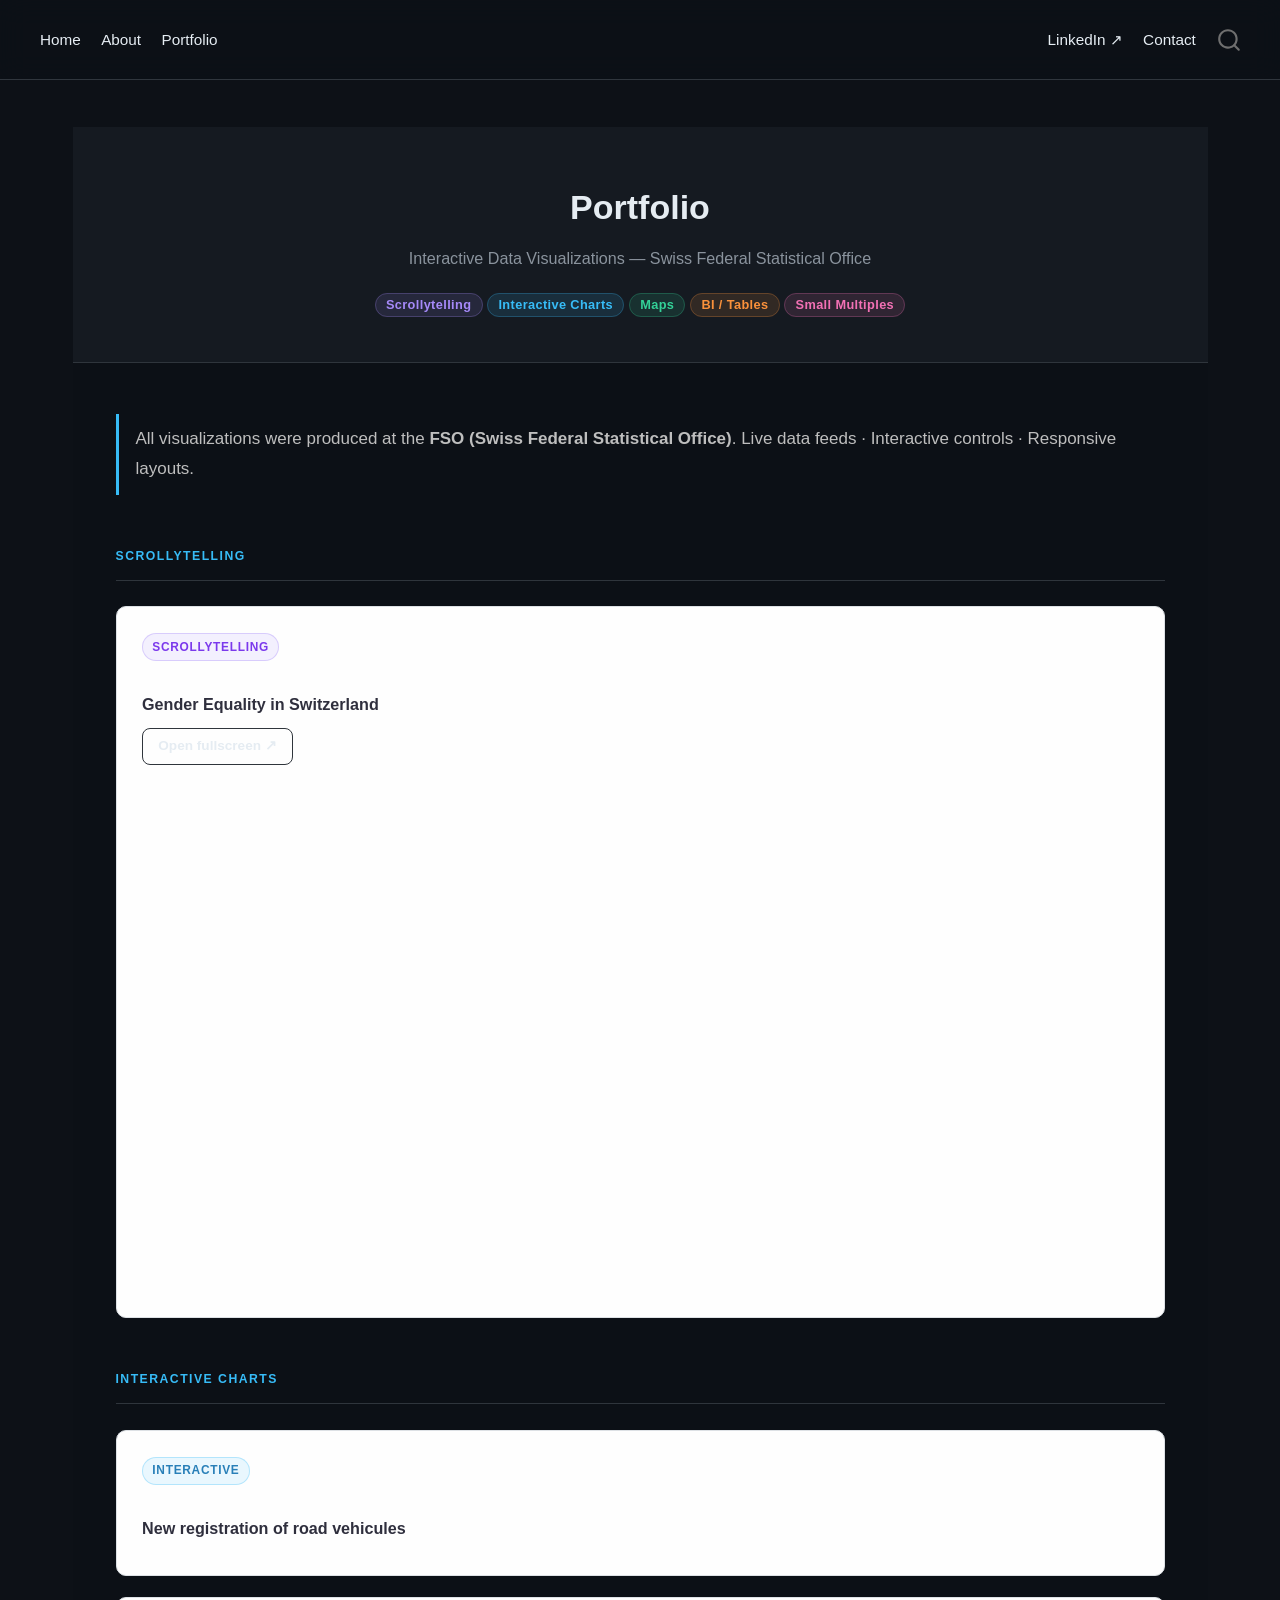
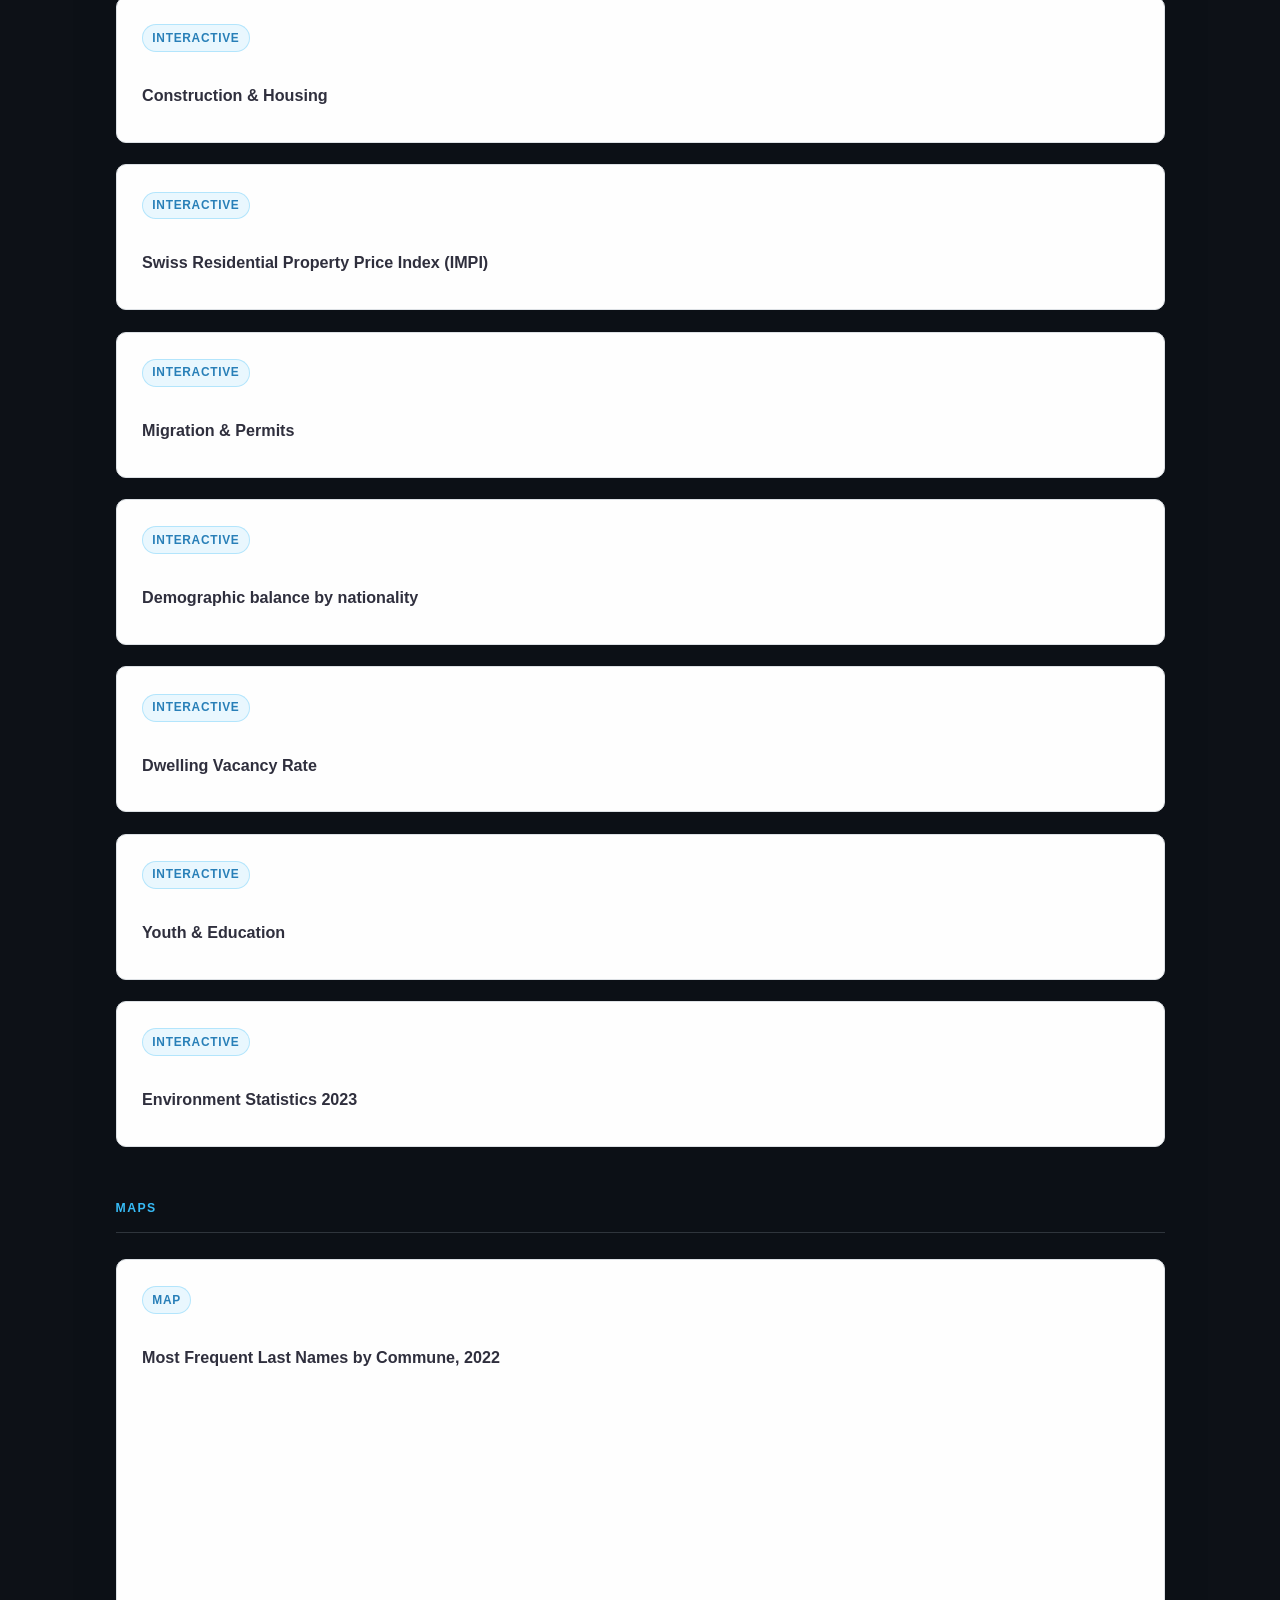
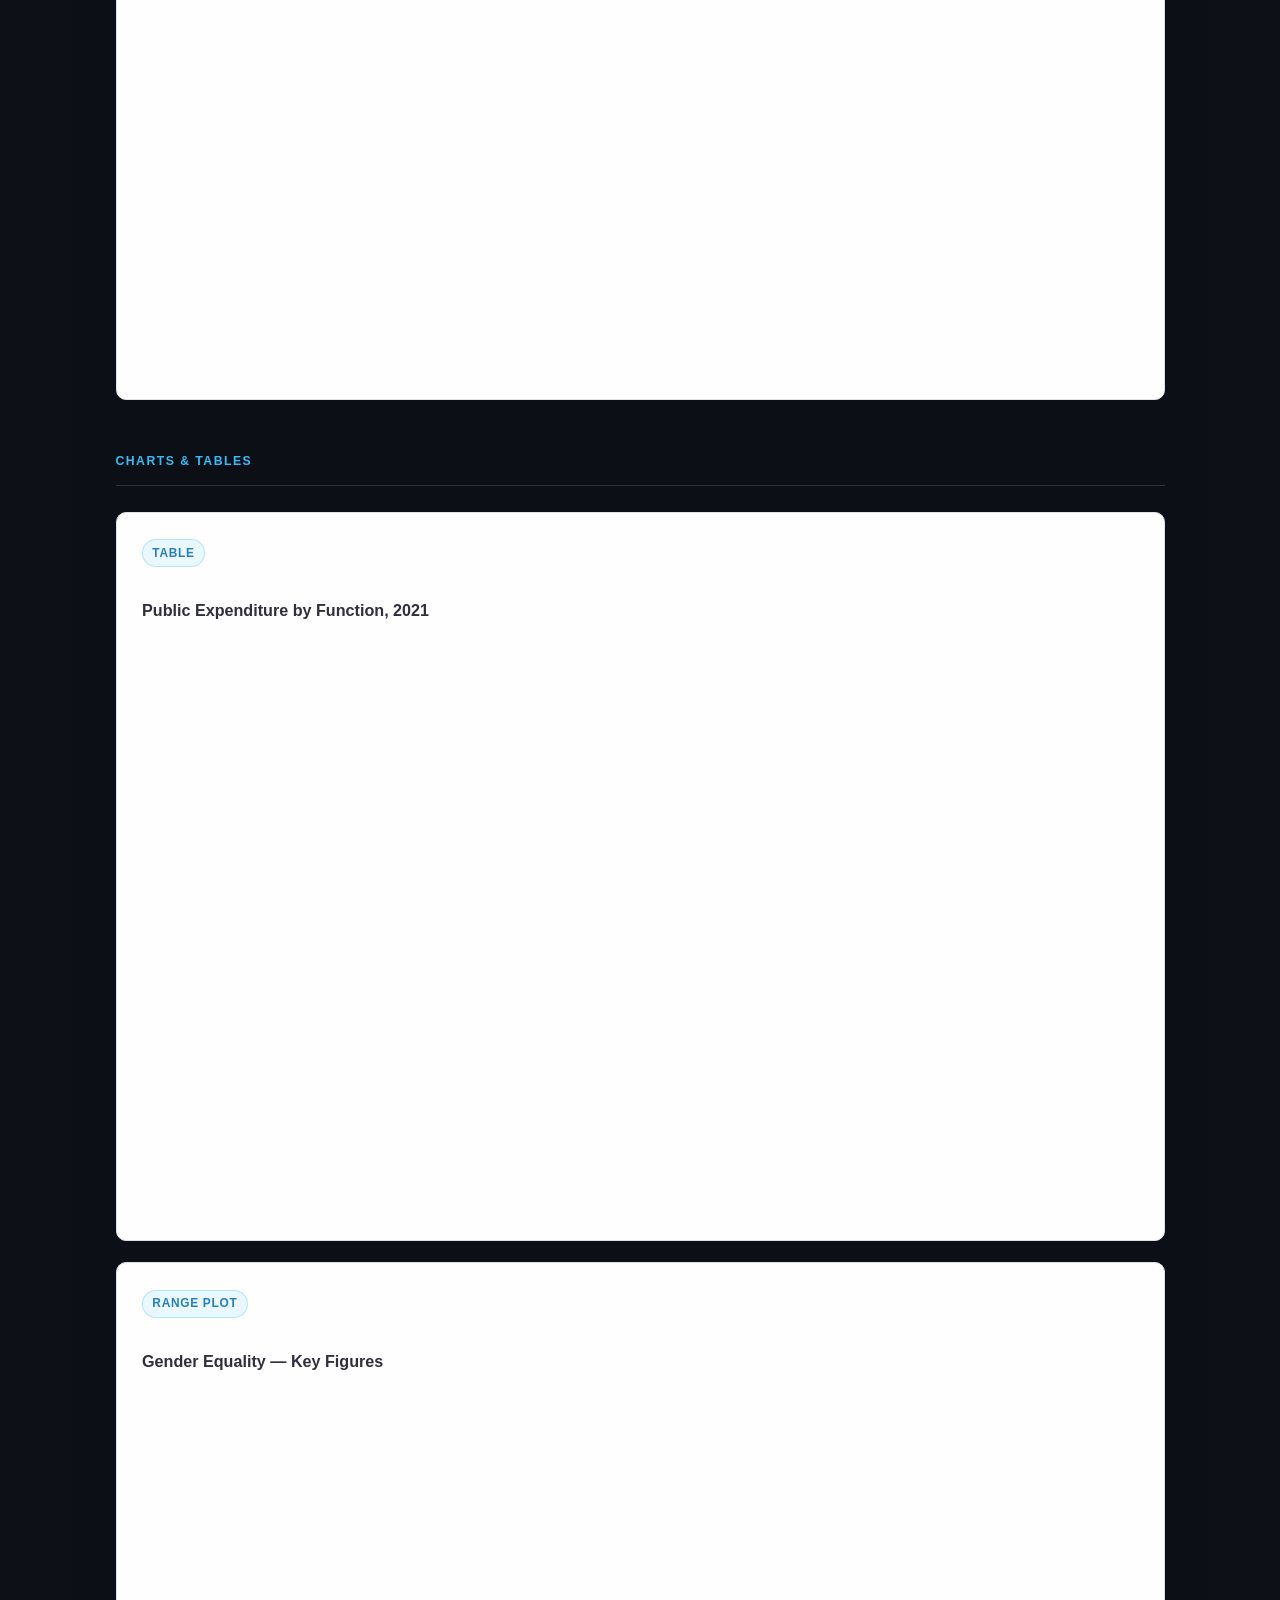
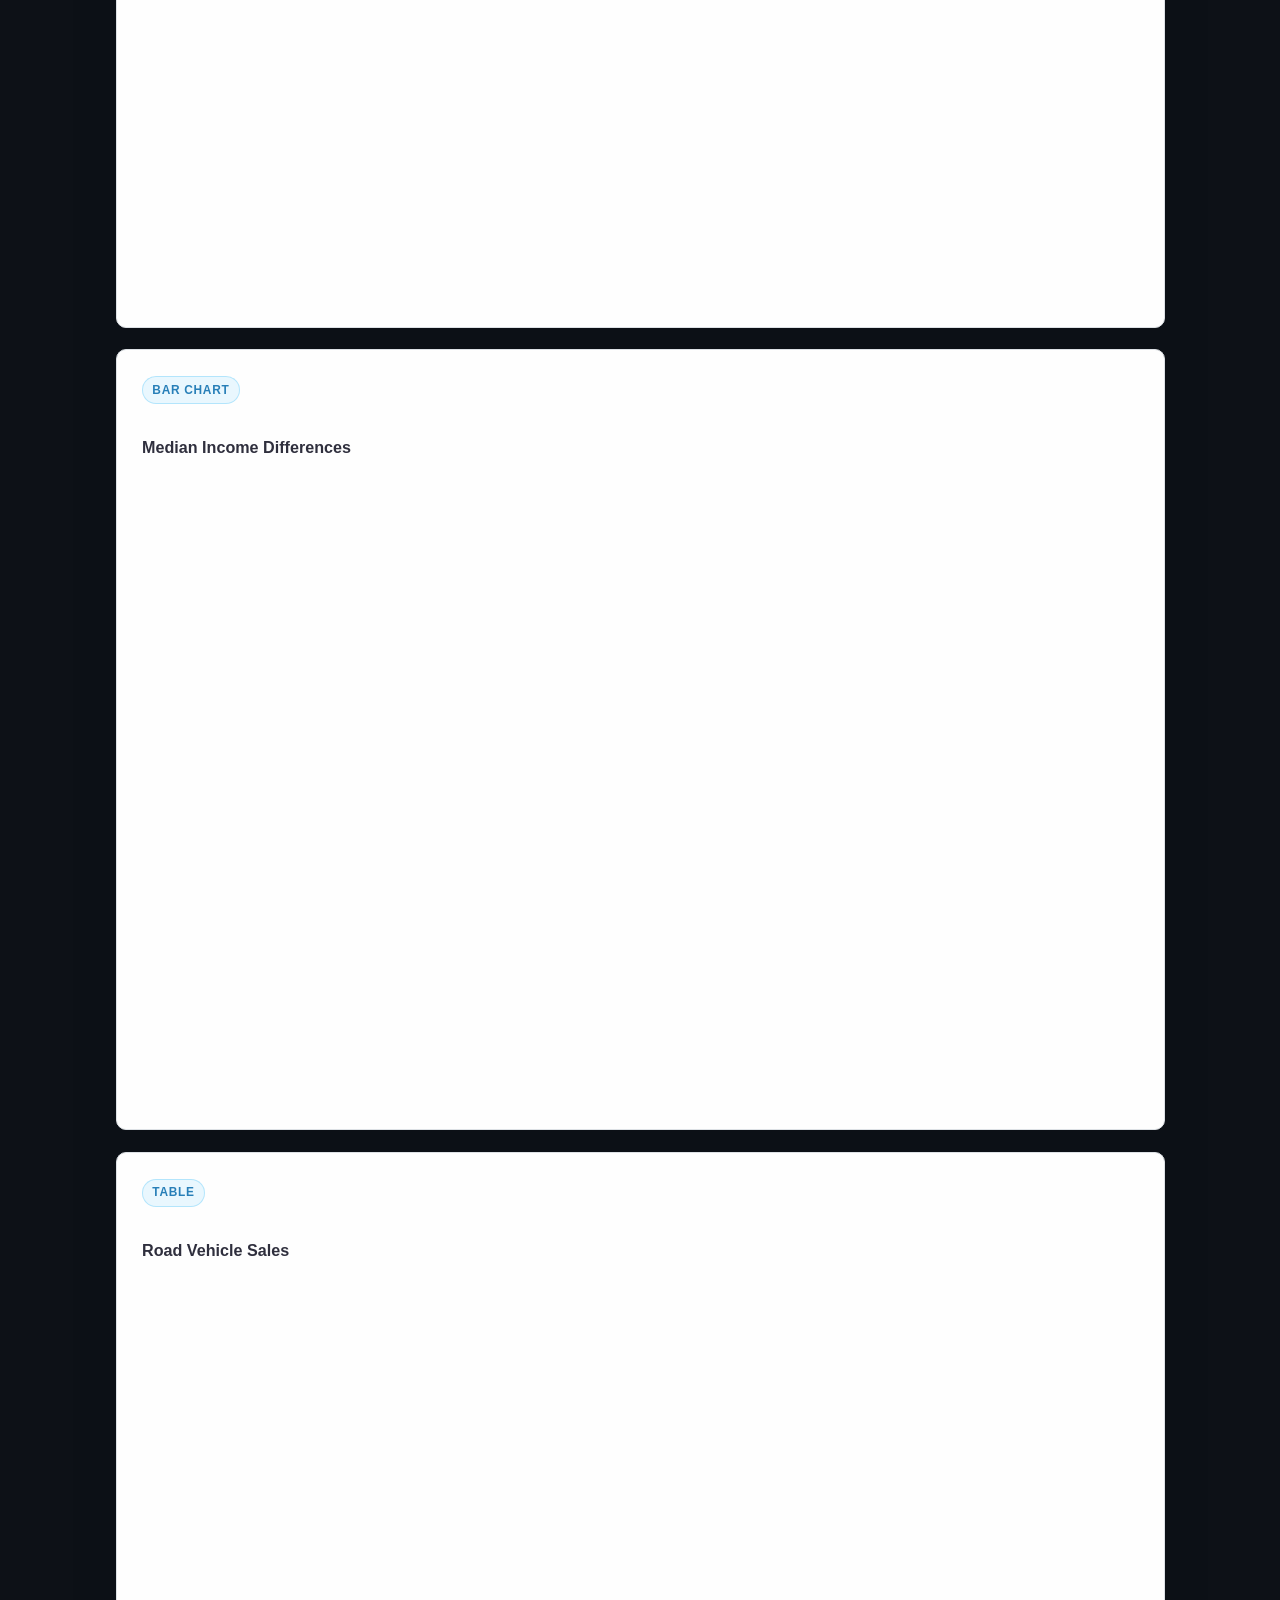
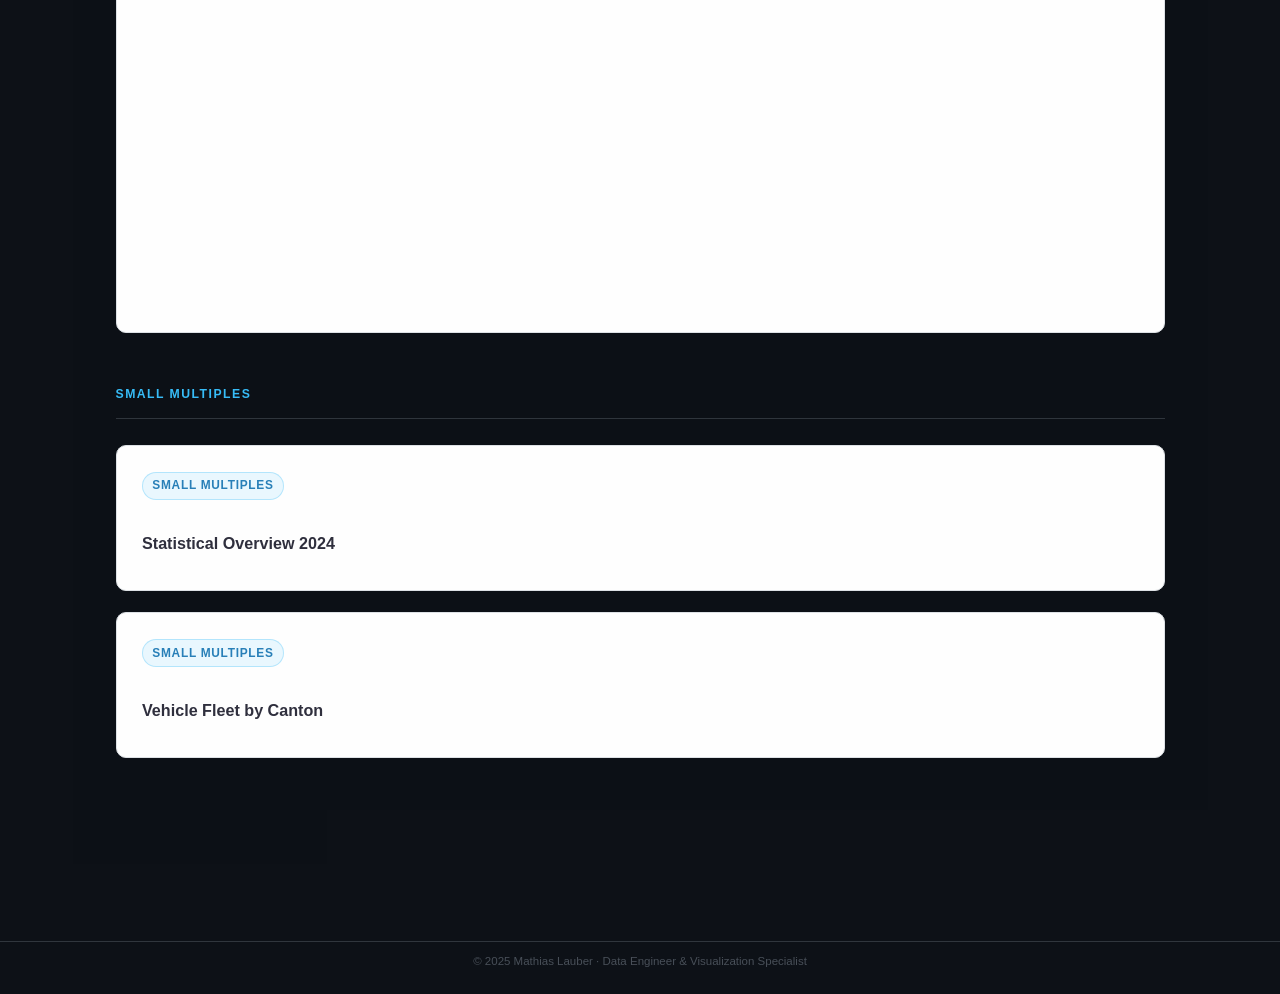
<file: docs/portfolio.html>
<!DOCTYPE html>
<html xmlns="http://www.w3.org/1999/xhtml" lang="en" xml:lang="en"><head>

<meta charset="utf-8">
<meta name="generator" content="quarto-1.9.38">

<meta name="viewport" content="width=device-width, initial-scale=1.0, user-scalable=yes">


<title>portfolio – Mathias Lauber</title>
<style>
/* Default styles provided by pandoc.
** See https://pandoc.org/MANUAL.html#variables-for-html for config info.
*/
code{white-space: pre-wrap;}
span.smallcaps{font-variant: small-caps;}
div.columns{display: flex; gap: min(4vw, 1.5em);}
div.column{flex: auto; overflow-x: auto;}
div.hanging-indent{margin-left: 1.5em; text-indent: -1.5em;}
ul.task-list{list-style: none;}
ul.task-list li input[type="checkbox"] {
  width: 0.8em;
  margin: 0 0.8em 0.2em -1em; /* quarto-specific, see https://github.com/quarto-dev/quarto-cli/issues/4556 */ 
  vertical-align: middle;
}
</style>


<script src="site_libs/quarto-nav/quarto-nav.js"></script>
<script src="site_libs/quarto-nav/headroom.min.js"></script>
<script src="site_libs/clipboard/clipboard.min.js"></script>
<script src="site_libs/quarto-search/autocomplete.umd.js"></script>
<script src="site_libs/quarto-search/fuse.min.js"></script>
<script src="site_libs/quarto-search/quarto-search.js"></script>
<meta name="quarto:offset" content="./">
<link href="./img/favicon.png" rel="icon" type="image/png">
<script src="site_libs/quarto-html/quarto.js" type="module"></script>
<script src="site_libs/quarto-html/tabsets/tabsets.js" type="module"></script>
<script src="site_libs/quarto-html/popper.min.js"></script>
<script src="site_libs/quarto-html/tippy.umd.min.js"></script>
<script src="site_libs/quarto-html/anchor.min.js"></script>
<link href="site_libs/quarto-html/tippy.css" rel="stylesheet">
<link href="site_libs/quarto-html/quarto-syntax-highlighting-dark-0a6b7249c26820e032cb0bd839ff02b1.css" rel="stylesheet" id="quarto-text-highlighting-styles">
<script src="site_libs/bootstrap/bootstrap.min.js"></script>
<link href="site_libs/bootstrap/bootstrap-icons.css" rel="stylesheet">
<link href="site_libs/bootstrap/bootstrap-a8a45a782a0b07fc5aed257e91abf22a.min.css" rel="stylesheet" append-hash="true" id="quarto-bootstrap" data-mode="dark">
<script id="quarto-search-options" type="application/json">{
  "location": "navbar",
  "copy-button": false,
  "collapse-after": 3,
  "panel-placement": "end",
  "type": "overlay",
  "limit": 50,
  "keyboard-shortcut": [
    "f",
    "/",
    "s"
  ],
  "show-item-context": false,
  "language": {
    "search-no-results-text": "No results",
    "search-matching-documents-text": "matching documents",
    "search-copy-link-title": "Copy link to search",
    "search-hide-matches-text": "Hide additional matches",
    "search-more-match-text": "more match in this document",
    "search-more-matches-text": "more matches in this document",
    "search-clear-button-title": "Clear",
    "search-text-placeholder": "",
    "search-detached-cancel-button-title": "Cancel",
    "search-submit-button-title": "Submit",
    "search-label": "Search"
  }
}</script>
<style>html{ scroll-behavior: smooth; }</style>


<link rel="stylesheet" href="styles.css">
</head>

<body class="nav-fixed quarto-light">

<div id="quarto-search-results"></div>
  <header id="quarto-header" class="headroom fixed-top">
    <nav class="navbar navbar-expand-lg " data-bs-theme="dark">
      <div class="navbar-container container-fluid">
            <div id="quarto-search" class="" title="Search"></div>
          <button class="navbar-toggler" type="button" data-bs-toggle="collapse" data-bs-target="#navbarCollapse" aria-controls="navbarCollapse" role="menu" aria-expanded="false" aria-label="Toggle navigation" onclick="if (window.quartoToggleHeadroom) { window.quartoToggleHeadroom(); }">
  <span class="navbar-toggler-icon"></span>
</button>
          <div class="collapse navbar-collapse" id="navbarCollapse">
            <ul class="navbar-nav navbar-nav-scroll me-auto">
  <li class="nav-item">
    <a class="nav-link" href="./index.html"> 
<span class="menu-text">Home</span></a>
  </li>  
  <li class="nav-item">
    <a class="nav-link" href="./about.html"> 
<span class="menu-text">About</span></a>
  </li>  
  <li class="nav-item">
    <a class="nav-link active" href="./portfolio.html" aria-current="page"> 
<span class="menu-text">Portfolio</span></a>
  </li>  
</ul>
            <ul class="navbar-nav navbar-nav-scroll ms-auto">
  <li class="nav-item">
    <a class="nav-link" href="https://www.linkedin.com/in/mathias-lauber/" target="_blank"> 
<span class="menu-text">LinkedIn ↗</span></a>
  </li>  
  <li class="nav-item">
    <a class="nav-link" href="mailto:mathias.lauber@outlook.com"> 
<span class="menu-text">Contact</span></a>
  </li>  
</ul>
          </div> <!-- /navcollapse -->
            <div class="quarto-navbar-tools">
</div>
      </div> <!-- /container-fluid -->
    </nav>
</header>
<!-- content -->
<div id="quarto-content" class="quarto-container page-columns page-rows-contents page-layout-full page-navbar">
<!-- sidebar -->
<!-- margin-sidebar -->
    
<!-- main -->
<main class="content column-page" id="quarto-document-content"><header id="title-block-header" class="quarto-title-block"></header>




<section class="portfolio-hero">
  <div class="portfolio-title">Portfolio</div>
  <div class="portfolio-sub">Interactive Data Visualizations — Swiss Federal Statistical Office</div>
  <div style="margin-top:1rem;">
    <span class="tag t-purple" style="font-size:0.75rem;">Scrollytelling</span>
    <span class="tag t-blue" style="font-size:0.75rem;">Interactive Charts</span>
    <span class="tag t-green" style="font-size:0.75rem;">Maps</span>
    <span class="tag t-orange" style="font-size:0.75rem;">BI / Tables</span>
    <span class="tag t-pink" style="font-size:0.75rem;">Small Multiples</span>
  </div>
</section>

<div style="background:#0d1117;">
<div class="portfolio-body">

  <blockquote style="margin-bottom:2rem;" class="blockquote">
    All visualizations were produced at the <strong>FSO (Swiss Federal Statistical Office)</strong>.
    Live data feeds · Interactive controls · Responsive layouts.
  </blockquote>

  <!-- ── SCROLLYTELLING ── -->
  <div class="cat-title">Scrollytelling</div>

  <div class="viz-card">
    <span class="cat-badge-purple">Scrollytelling</span>
    <h3 class="anchored">Gender Equality in Switzerland</h3>
    <a href="https://genderequality.bfs.admin.ch/en/" class="btn-ghost-cta" style="font-size:0.8rem; padding:0.35rem 0.9rem; margin-bottom:0.75rem; display:inline-block;" target="_blank">Open fullscreen ↗</a>
    <iframe src="https://genderequality.bfs.admin.ch/en/" height="480" style="width:100%;border:none;" loading="lazy" title="Gender Equality Scrollytelling"></iframe>
  </div>

  <!-- ── INTERACTIVE ── -->
  <div class="cat-title">Interactive Charts</div>

  <div class="row g-4">
    <div class="col-lg-6">
      <div class="viz-card">
        <span class="cat-badge">Interactive</span>
        <h3 class="anchored">New registration of road vehicules</h3>
        <div class="fso-datavis-widget" data-vizid="gd-11.03.02.02.02b" data-lang="e" data-state-personenwagen="PC" data-state-env="desktop"></div><script src="https://viz.bfs.admin.ch/libs/viz-bfs/dynvis/dynvis-v0.9/dynvis.min.js">  </script>
      </div>
    </div>
    <div class="col-lg-6">
      <div class="viz-card">
        <span class="cat-badge">Interactive</span>
        <h3 class="anchored">Construction &amp; Housing</h3>
        <div class="bfsviz-widget" data-vizid="gd-02.02-01" data-lang="en" data-state-year="1979/85" data-state-region="CH" data-state-env="desktop"></div>
        <script async="" src="https://viz.bfs.admin.ch/libs/viz-bfs/dynvis/dynvis-v0.7/widget-v1.3.7/widget.js"></script>
      </div>
    </div>
    <div class="col-lg-6">
      <div class="viz-card">
        <span class="cat-badge">Interactive</span>
        <h3 class="anchored">Swiss Residential Property Price Index (IMPI)</h3>
        <div class="fso-datavis-widget" data-vizid="gd-05.06.03.01.03" data-lang="e" data-state-quartal="vorjahresquartal" data-state-typ="total" data-state-region="geoscope1" data-state-env="desktop"></div>  <script src="https://viz.bfs.admin.ch/libs/viz-bfs/dynvis/dynvis-v0.9/dynvis.min.js"></script>

      </div>
    </div>
    <div class="col-lg-6">
      <div class="viz-card">
        <span class="cat-badge">Interactive</span>
        <h3 class="anchored">Migration &amp; Permits</h3>
        <div class="bfsviz-widget" data-vizid="gd-13.05.01.04" data-lang="en" data-state-category="[&quot;Suisse&quot;,&quot;StatutS&quot;,&quot;PermisFRefugies7Minus&quot;]" data-state-env="desktop"></div>
        <script async="" src="https://viz.bfs.admin.ch/libs/viz-bfs/dynvis/dynvis-v0.7/widget-v1.3.8/widget.js"></script>
      </div>
    </div>
    <div class="col-lg-6">
      <div class="viz-card">
        <span class="cat-badge">Interactive</span>
        <h3 class="anchored">Demographic balance by nationality</h3>
       <div class="fso-datavis-widget" data-vizid="gr-01.02-dvs-2025" data-lang="e" data-state-env="desktop"></div><script src="https://viz.bfs.admin.ch/libs/viz-bfs/dynvis/dynvis-v0.9/dynvis.min.js"></script>
      </div>
    </div>
    <div class="col-lg-6">
      <div class="viz-card">
        <span class="cat-badge">Interactive</span>
        <h3 class="anchored">Dwelling Vacancy Rate</h3>
      <div class="fso-datavis-widget" data-vizid="gd-21.05.02.02.10-ind" data-lang="e" data-state-choice="[&quot;5192901&quot;,&quot;230901&quot;]" data-state-env="desktop"></div><script src="https://viz.bfs.admin.ch/libs/viz-bfs/dynvis/dynvis-v0.9/dynvis.min.js"></script>
      </div>
    </div>
    <div class="col-lg-6">
      <div class="viz-card">
        <span class="cat-badge">Interactive</span>
        <h3 class="anchored">Youth &amp; Education</h3>
        <div class="fso-datavis-widget" data-vizid="gr-11.06.01.01.02-je" data-lang="f" data-state-env="desktop"></div>
        <script src="https://viz.bfs.admin.ch/libs/viz-bfs/dynvis/dynvis-v0.9/dynvis.min.js"></script>
      </div>
    </div>
    <div class="col-lg-6">
      <div class="viz-card">
        <span class="cat-badge">Interactive</span>
        <h3 class="anchored">Environment Statistics 2023</h3>
        <div class="bfsviz-widget" data-vizid="gr-15.11.03-e-23" data-lang="f" data-state-env="desktop"></div>
        <script async="" src="https://viz.bfs.admin.ch/libs/viz-bfs/dynvis/dynvis-v0.7/widget-v1.3.8/widget.js"></script>
      </div>
    </div>
  </div>

  <!-- ── MAPS ── -->
  <div class="cat-title">Maps</div>
  <div class="viz-card">
    <span class="cat-badge">Map</span>
    <h3 class="anchored">Most Frequent Last Names by Commune, 2022</h3>
    <iframe title="Last names map" aria-label="Map" src="https://datawrapper.dwcdn.net/d0add131f4000d30db465143ff411997/5/" scrolling="no" frameborder="0" style="width:100%;border:none;" height="560" loading="lazy"></iframe>
  </div>

  <!-- ── BASIC CHARTS ── -->
  <div class="cat-title">Charts &amp; Tables</div>
  <div class="row g-4">
    <div class="col-lg-6">
      <div class="viz-card">
        <span class="cat-badge">Table</span>
        <h3 class="anchored">Public Expenditure by Function, 2021</h3>
        <iframe title="Public expenditure" src="https://datawrapper.dwcdn.net/2a495a032a1cf8425a4152287cd52f25/6/" scrolling="no" frameborder="0" style="width:100%;border:none;" height="548" loading="lazy"></iframe>
      </div>
    </div>
    <div class="col-lg-6">
      <div class="viz-card">
        <span class="cat-badge">Range Plot</span>
        <h3 class="anchored">Gender Equality — Key Figures</h3>
        <iframe title="Gender equality" src="https://datawrapper.dwcdn.net/86caa122100936139cf91db2d2eb3a91/5/" scrolling="no" frameborder="0" style="width:100%;border:none;" height="484" loading="lazy"></iframe>
      </div>
    </div>
    <div class="col-lg-6">
      <div class="viz-card">
        <span class="cat-badge">Bar Chart</span>
        <h3 class="anchored">Median Income Differences</h3>
        <iframe title="Median income" src="https://datawrapper.dwcdn.net/6f4461a8fe4a9032a203ba4a9afc6e93/10/" scrolling="no" frameborder="0" style="width:100%;border:none;" height="600" loading="lazy"></iframe>
      </div>
    </div>
    <div class="col-lg-6">
      <div class="viz-card">
        <span class="cat-badge">Table</span>
        <h3 class="anchored">Road Vehicle Sales</h3>
        <iframe title="Vehicle sales" src="https://datawrapper.dwcdn.net/44b7cd7742a4c8cbde25957f5773fd6b/5/" scrolling="no" frameborder="0" style="width:100%;border:none;" height="600" loading="lazy"></iframe>
      </div>
    </div>
  </div>

  <!-- ── SMALL MULTIPLES ── -->
  <div class="cat-title">Small Multiples</div>
  <div class="row g-4">
    <div class="col-lg-6">
      <div class="viz-card">
        <span class="cat-badge">Small Multiples</span>
        <h3 class="anchored">Statistical Overview 2024</h3>
        <div class="bfsviz-widget" data-vizid="gr-14.05.07-2024" data-lang="fr" data-state-env="desktop"></div>
        <script async="" src="https://viz.bfs.admin.ch/libs/viz-bfs/dynvis/dynvis-v0.7/widget-v1.3.8/widget.js"></script>
      </div>
    </div>
    <div class="col-lg-6">
      <div class="viz-card">
        <span class="cat-badge">Small Multiples</span>
        <h3 class="anchored">Vehicle Fleet by Canton</h3>
        <div class="bfsviz-widget" data-vizid="gd-14.03.04.05-wr-5" data-lang="en" data-state-env="desktop"></div>
        <script async="" src="https://viz.bfs.admin.ch/libs/viz-bfs/dynvis/dynvis-v0.7/widget-v1.3.7/widget.js"></script>
      </div>
    </div>
  </div>

</div>
</div>



</main> <!-- /main -->
<script id="quarto-html-after-body" type="application/javascript">
  window.document.addEventListener("DOMContentLoaded", function (event) {
    const icon = "";
    const anchorJS = new window.AnchorJS();
    anchorJS.options = {
      placement: 'right',
      icon: icon
    };
    anchorJS.add('.anchored');
    const isCodeAnnotation = (el) => {
      for (const clz of el.classList) {
        if (clz.startsWith('code-annotation-')) {                     
          return true;
        }
      }
      return false;
    }
    const onCopySuccess = function(e) {
      // button target
      const button = e.trigger;
      // don't keep focus
      button.blur();
      // flash "checked"
      button.classList.add('code-copy-button-checked');
      var currentTitle = button.getAttribute("title");
      button.setAttribute("title", "Copied!");
      let tooltip;
      if (window.bootstrap) {
        button.setAttribute("data-bs-toggle", "tooltip");
        button.setAttribute("data-bs-placement", "left");
        button.setAttribute("data-bs-title", "Copied!");
        tooltip = new bootstrap.Tooltip(button, 
          { trigger: "manual", 
            customClass: "code-copy-button-tooltip",
            offset: [0, -8]});
        tooltip.show();    
      }
      setTimeout(function() {
        if (tooltip) {
          tooltip.hide();
          button.removeAttribute("data-bs-title");
          button.removeAttribute("data-bs-toggle");
          button.removeAttribute("data-bs-placement");
        }
        button.setAttribute("title", currentTitle);
        button.classList.remove('code-copy-button-checked');
      }, 1000);
      // clear code selection
      e.clearSelection();
    }
    const getTextToCopy = function(trigger) {
      const outerScaffold = trigger.parentElement.cloneNode(true);
      const codeEl = outerScaffold.querySelector('code');
      for (const childEl of codeEl.children) {
        if (isCodeAnnotation(childEl)) {
          childEl.remove();
        }
      }
      return codeEl.innerText;
    }
    const clipboard = new window.ClipboardJS('.code-copy-button:not([data-in-quarto-modal])', {
      text: getTextToCopy
    });
    clipboard.on('success', onCopySuccess);
    if (window.document.getElementById('quarto-embedded-source-code-modal')) {
      const clipboardModal = new window.ClipboardJS('.code-copy-button[data-in-quarto-modal]', {
        text: getTextToCopy,
        container: window.document.getElementById('quarto-embedded-source-code-modal')
      });
      clipboardModal.on('success', onCopySuccess);
    }
      var localhostRegex = new RegExp(/^(?:http|https):\/\/localhost\:?[0-9]*\//);
      var mailtoRegex = new RegExp(/^mailto:/);
        var filterRegex = new RegExp('/' + window.location.host + '/');
      var isInternal = (href) => {
          return filterRegex.test(href) || localhostRegex.test(href) || mailtoRegex.test(href);
      }
      // Inspect non-navigation links and adorn them if external
     var links = window.document.querySelectorAll('a[href]:not(.nav-link):not(.navbar-brand):not(.toc-action):not(.sidebar-link):not(.sidebar-item-toggle):not(.pagination-link):not(.no-external):not([aria-hidden]):not(.dropdown-item):not(.quarto-navigation-tool):not(.about-link)');
      for (var i=0; i<links.length; i++) {
        const link = links[i];
        if (!isInternal(link.href)) {
          // undo the damage that might have been done by quarto-nav.js in the case of
          // links that we want to consider external
          if (link.dataset.originalHref !== undefined) {
            link.href = link.dataset.originalHref;
          }
        }
      }
    function tippyHover(el, contentFn, onTriggerFn, onUntriggerFn) {
      const config = {
        allowHTML: true,
        maxWidth: 500,
        delay: 100,
        arrow: false,
        appendTo: function(el) {
            return el.parentElement;
        },
        interactive: true,
        interactiveBorder: 10,
        theme: 'quarto',
        placement: 'bottom-start',
      };
      if (contentFn) {
        config.content = contentFn;
      }
      if (onTriggerFn) {
        config.onTrigger = onTriggerFn;
      }
      if (onUntriggerFn) {
        config.onUntrigger = onUntriggerFn;
      }
      window.tippy(el, config); 
    }
    const noterefs = window.document.querySelectorAll('a[role="doc-noteref"]');
    for (var i=0; i<noterefs.length; i++) {
      const ref = noterefs[i];
      tippyHover(ref, function() {
        // use id or data attribute instead here
        let href = ref.getAttribute('data-footnote-href') || ref.getAttribute('href');
        try { href = new URL(href).hash; } catch {}
        const id = href.replace(/^#\/?/, "");
        const note = window.document.getElementById(id);
        if (note) {
          return note.innerHTML;
        } else {
          return "";
        }
      });
    }
    const xrefs = window.document.querySelectorAll('a.quarto-xref');
    const processXRef = (id, note) => {
      // Strip column container classes
      const stripColumnClz = (el) => {
        el.classList.remove("page-full", "page-columns");
        if (el.children) {
          for (const child of el.children) {
            stripColumnClz(child);
          }
        }
      }
      stripColumnClz(note)
      if (id === null || id.startsWith('sec-')) {
        // Special case sections, only their first couple elements
        const container = document.createElement("div");
        if (note.children && note.children.length > 2) {
          container.appendChild(note.children[0].cloneNode(true));
          for (let i = 1; i < note.children.length; i++) {
            const child = note.children[i];
            if (child.tagName === "P" && child.innerText === "") {
              continue;
            } else {
              container.appendChild(child.cloneNode(true));
              break;
            }
          }
          if (window.Quarto?.typesetMath) {
            window.Quarto.typesetMath(container);
          }
          return container.innerHTML
        } else {
          if (window.Quarto?.typesetMath) {
            window.Quarto.typesetMath(note);
          }
          return note.innerHTML;
        }
      } else {
        // Remove any anchor links if they are present
        const anchorLink = note.querySelector('a.anchorjs-link');
        if (anchorLink) {
          anchorLink.remove();
        }
        if (window.Quarto?.typesetMath) {
          window.Quarto.typesetMath(note);
        }
        if (note.classList.contains("callout")) {
          return note.outerHTML;
        } else {
          return note.innerHTML;
        }
      }
    }
    for (var i=0; i<xrefs.length; i++) {
      const xref = xrefs[i];
      tippyHover(xref, undefined, function(instance) {
        instance.disable();
        let url = xref.getAttribute('href');
        let hash = undefined; 
        if (url.startsWith('#')) {
          hash = url;
        } else {
          try { hash = new URL(url).hash; } catch {}
        }
        if (hash) {
          const id = hash.replace(/^#\/?/, "");
          const note = window.document.getElementById(id);
          if (note !== null) {
            try {
              const html = processXRef(id, note.cloneNode(true));
              instance.setContent(html);
            } finally {
              instance.enable();
              instance.show();
            }
          } else {
            // See if we can fetch this
            fetch(url.split('#')[0])
            .then(res => res.text())
            .then(html => {
              const parser = new DOMParser();
              const htmlDoc = parser.parseFromString(html, "text/html");
              const note = htmlDoc.getElementById(id);
              if (note !== null) {
                const html = processXRef(id, note);
                instance.setContent(html);
              } 
            }).finally(() => {
              instance.enable();
              instance.show();
            });
          }
        } else {
          // See if we can fetch a full url (with no hash to target)
          // This is a special case and we should probably do some content thinning / targeting
          fetch(url)
          .then(res => res.text())
          .then(html => {
            const parser = new DOMParser();
            const htmlDoc = parser.parseFromString(html, "text/html");
            const note = htmlDoc.querySelector('main.content');
            if (note !== null) {
              // This should only happen for chapter cross references
              // (since there is no id in the URL)
              // remove the first header
              if (note.children.length > 0 && note.children[0].tagName === "HEADER") {
                note.children[0].remove();
              }
              const html = processXRef(null, note);
              instance.setContent(html);
            } 
          }).finally(() => {
            instance.enable();
            instance.show();
          });
        }
      }, function(instance) {
      });
    }
        let selectedAnnoteEl;
        const selectorForAnnotation = ( cell, annotation) => {
          let cellAttr = 'data-code-cell="' + cell + '"';
          let lineAttr = 'data-code-annotation="' +  annotation + '"';
          const selector = 'span[' + cellAttr + '][' + lineAttr + ']';
          return selector;
        }
        const selectCodeLines = (annoteEl) => {
          const doc = window.document;
          const targetCell = annoteEl.getAttribute("data-target-cell");
          const targetAnnotation = annoteEl.getAttribute("data-target-annotation");
          const annoteSpan = window.document.querySelector(selectorForAnnotation(targetCell, targetAnnotation));
          const lines = annoteSpan.getAttribute("data-code-lines").split(",");
          const lineIds = lines.map((line) => {
            return targetCell + "-" + line;
          })
          let top = null;
          let height = null;
          let parent = null;
          if (lineIds.length > 0) {
              //compute the position of the single el (top and bottom and make a div)
              const el = window.document.getElementById(lineIds[0]);
              top = el.offsetTop;
              height = el.offsetHeight;
              parent = el.parentElement.parentElement;
            if (lineIds.length > 1) {
              const lastEl = window.document.getElementById(lineIds[lineIds.length - 1]);
              const bottom = lastEl.offsetTop + lastEl.offsetHeight;
              height = bottom - top;
            }
            if (top !== null && height !== null && parent !== null) {
              // cook up a div (if necessary) and position it 
              let div = window.document.getElementById("code-annotation-line-highlight");
              if (div === null) {
                div = window.document.createElement("div");
                div.setAttribute("id", "code-annotation-line-highlight");
                div.style.position = 'absolute';
                parent.appendChild(div);
              }
              div.style.top = top - 2 + "px";
              div.style.height = height + 4 + "px";
              div.style.left = 0;
              let gutterDiv = window.document.getElementById("code-annotation-line-highlight-gutter");
              if (gutterDiv === null) {
                gutterDiv = window.document.createElement("div");
                gutterDiv.setAttribute("id", "code-annotation-line-highlight-gutter");
                gutterDiv.style.position = 'absolute';
                const codeCell = window.document.getElementById(targetCell);
                const gutter = codeCell.querySelector('.code-annotation-gutter');
                gutter.appendChild(gutterDiv);
              }
              gutterDiv.style.top = top - 2 + "px";
              gutterDiv.style.height = height + 4 + "px";
            }
            selectedAnnoteEl = annoteEl;
          }
        };
        const unselectCodeLines = () => {
          const elementsIds = ["code-annotation-line-highlight", "code-annotation-line-highlight-gutter"];
          elementsIds.forEach((elId) => {
            const div = window.document.getElementById(elId);
            if (div) {
              div.remove();
            }
          });
          selectedAnnoteEl = undefined;
        };
          // Handle positioning of the toggle
      window.addEventListener(
        "resize",
        throttle(() => {
          elRect = undefined;
          if (selectedAnnoteEl) {
            selectCodeLines(selectedAnnoteEl);
          }
        }, 10)
      );
      function throttle(fn, ms) {
      let throttle = false;
      let timer;
        return (...args) => {
          if(!throttle) { // first call gets through
              fn.apply(this, args);
              throttle = true;
          } else { // all the others get throttled
              if(timer) clearTimeout(timer); // cancel #2
              timer = setTimeout(() => {
                fn.apply(this, args);
                timer = throttle = false;
              }, ms);
          }
        };
      }
        // Attach click handler to the DT
        const annoteDls = window.document.querySelectorAll('dt[data-target-cell]');
        for (const annoteDlNode of annoteDls) {
          annoteDlNode.addEventListener('click', (event) => {
            const clickedEl = event.target;
            if (clickedEl !== selectedAnnoteEl) {
              unselectCodeLines();
              const activeEl = window.document.querySelector('dt[data-target-cell].code-annotation-active');
              if (activeEl) {
                activeEl.classList.remove('code-annotation-active');
              }
              selectCodeLines(clickedEl);
              clickedEl.classList.add('code-annotation-active');
            } else {
              // Unselect the line
              unselectCodeLines();
              clickedEl.classList.remove('code-annotation-active');
            }
          });
        }
    const findCites = (el) => {
      const parentEl = el.parentElement;
      if (parentEl) {
        const cites = parentEl.dataset.cites;
        if (cites) {
          return {
            el,
            cites: cites.split(' ')
          };
        } else {
          return findCites(el.parentElement)
        }
      } else {
        return undefined;
      }
    };
    var bibliorefs = window.document.querySelectorAll('a[role="doc-biblioref"]');
    for (var i=0; i<bibliorefs.length; i++) {
      const ref = bibliorefs[i];
      const citeInfo = findCites(ref);
      if (citeInfo) {
        tippyHover(citeInfo.el, function() {
          var popup = window.document.createElement('div');
          citeInfo.cites.forEach(function(cite) {
            var citeDiv = window.document.createElement('div');
            citeDiv.classList.add('hanging-indent');
            citeDiv.classList.add('csl-entry');
            var biblioDiv = window.document.getElementById('ref-' + cite);
            if (biblioDiv) {
              citeDiv.innerHTML = biblioDiv.innerHTML;
            }
            popup.appendChild(citeDiv);
          });
          return popup.innerHTML;
        });
      }
    }
  });
  </script>
</div> <!-- /content -->
<footer class="footer">
  <div class="nav-footer">
    <div class="nav-footer-left">
      &nbsp;
    </div>   
    <div class="nav-footer-center">
<p>© 2025 Mathias Lauber · Data Engineer &amp; Visualization Specialist</p>
</div>
    <div class="nav-footer-right">
      &nbsp;
    </div>
  </div>
</footer>




<script src="site_libs/quarto-html/zenscroll-min.js"></script>
</body></html>
</file>
<file: docs/site_libs/quarto-html/tippy.css>
.tippy-box[data-animation=fade][data-state=hidden]{opacity:0}[data-tippy-root]{max-width:calc(100vw - 10px)}.tippy-box{position:relative;background-color:#333;color:#fff;border-radius:4px;font-size:14px;line-height:1.4;white-space:normal;outline:0;transition-property:transform,visibility,opacity}.tippy-box[data-placement^=top]>.tippy-arrow{bottom:0}.tippy-box[data-placement^=top]>.tippy-arrow:before{bottom:-7px;left:0;border-width:8px 8px 0;border-top-color:initial;transform-origin:center top}.tippy-box[data-placement^=bottom]>.tippy-arrow{top:0}.tippy-box[data-placement^=bottom]>.tippy-arrow:before{top:-7px;left:0;border-width:0 8px 8px;border-bottom-color:initial;transform-origin:center bottom}.tippy-box[data-placement^=left]>.tippy-arrow{right:0}.tippy-box[data-placement^=left]>.tippy-arrow:before{border-width:8px 0 8px 8px;border-left-color:initial;right:-7px;transform-origin:center left}.tippy-box[data-placement^=right]>.tippy-arrow{left:0}.tippy-box[data-placement^=right]>.tippy-arrow:before{left:-7px;border-width:8px 8px 8px 0;border-right-color:initial;transform-origin:center right}.tippy-box[data-inertia][data-state=visible]{transition-timing-function:cubic-bezier(.54,1.5,.38,1.11)}.tippy-arrow{width:16px;height:16px;color:#333}.tippy-arrow:before{content:"";position:absolute;border-color:transparent;border-style:solid}.tippy-content{position:relative;padding:5px 9px;z-index:1}
</file>
<file: docs/site_libs/quarto-html/quarto-syntax-highlighting-dark-0a6b7249c26820e032cb0bd839ff02b1.css>
/* quarto syntax highlight colors */
:root {
  --quarto-hl-al-color: #f07178;
  --quarto-hl-an-color: #d4d0ab;
  --quarto-hl-at-color: #00e0e0;
  --quarto-hl-bn-color: #d4d0ab;
  --quarto-hl-bu-color: #abe338;
  --quarto-hl-ch-color: #abe338;
  --quarto-hl-co-color: #f8f8f2;
  --quarto-hl-cv-color: #ffd700;
  --quarto-hl-cn-color: #ffd700;
  --quarto-hl-cf-color: #ffa07a;
  --quarto-hl-dt-color: #ffa07a;
  --quarto-hl-dv-color: #d4d0ab;
  --quarto-hl-do-color: #f8f8f2;
  --quarto-hl-er-color: #f07178;
  --quarto-hl-ex-color: #00e0e0;
  --quarto-hl-fl-color: #d4d0ab;
  --quarto-hl-fu-color: #ffa07a;
  --quarto-hl-im-color: #abe338;
  --quarto-hl-in-color: #d4d0ab;
  --quarto-hl-kw-color: #ffa07a;
  --quarto-hl-op-color: #ffa07a;
  --quarto-hl-ot-color: #00e0e0;
  --quarto-hl-pp-color: #dcc6e0;
  --quarto-hl-re-color: #00e0e0;
  --quarto-hl-sc-color: #abe338;
  --quarto-hl-ss-color: #abe338;
  --quarto-hl-st-color: #abe338;
  --quarto-hl-va-color: #00e0e0;
  --quarto-hl-vs-color: #abe338;
  --quarto-hl-wa-color: #dcc6e0;
}

/* other quarto variables */
:root {
  --quarto-font-monospace: SFMono-Regular, Menlo, Monaco, Consolas, "Liberation Mono", "Courier New", monospace;
}

/* syntax highlight based on Pandoc's rules */
pre > code.sourceCode > span {
  color: #f8f8f2;
}

code.sourceCode > span {
  color: #f8f8f2;
}

div.sourceCode,
div.sourceCode pre.sourceCode {
  color: #f8f8f2;
}

/* Normal */
code span {
  color: #f8f8f2;
}

/* Alert */
code span.al {
  color: #f07178;
}

/* Annotation */
code span.an {
  color: #d4d0ab;
}

/* Attribute */
code span.at {
  color: #00e0e0;
}

/* BaseN */
code span.bn {
  color: #d4d0ab;
}

/* BuiltIn */
code span.bu {
  color: #abe338;
}

/* ControlFlow */
code span.cf {
  font-weight: bold;
  color: #ffa07a;
}

/* Char */
code span.ch {
  color: #abe338;
}

/* Constant */
code span.cn {
  color: #ffd700;
}

/* Comment */
code span.co {
  font-style: italic;
  color: #f8f8f2;
}

/* CommentVar */
code span.cv {
  color: #ffd700;
}

/* Documentation */
code span.do {
  color: #f8f8f2;
}

/* DataType */
code span.dt {
  color: #ffa07a;
}

/* DecVal */
code span.dv {
  color: #d4d0ab;
}

/* Error */
code span.er {
  color: #f07178;
  text-decoration: underline;
}

/* Extension */
code span.ex {
  font-weight: bold;
  color: #00e0e0;
}

/* Float */
code span.fl {
  color: #d4d0ab;
}

/* Function */
code span.fu {
  color: #ffa07a;
}

/* Import */
code span.im {
  color: #abe338;
}

/* Information */
code span.in {
  color: #d4d0ab;
}

/* Keyword */
code span.kw {
  font-weight: bold;
  color: #ffa07a;
}

/* Operator */
code span.op {
  color: #ffa07a;
}

/* Other */
code span.ot {
  color: #00e0e0;
}

/* Preprocessor */
code span.pp {
  color: #dcc6e0;
}

/* RegionMarker */
code span.re {
  background-color: #f8f8f2;
  color: #00e0e0;
}

/* SpecialChar */
code span.sc {
  color: #abe338;
}

/* SpecialString */
code span.ss {
  color: #abe338;
}

/* String */
code span.st {
  color: #abe338;
}

/* Variable */
code span.va {
  color: #00e0e0;
}

/* VerbatimString */
code span.vs {
  color: #abe338;
}

/* Warning */
code span.wa {
  color: #dcc6e0;
}

.prevent-inlining {
  content: "</";
}

/*# sourceMappingURL=175367c052bafc98bd680af3479823f0.css.map */
</file>
<file: docs/styles.css>
/* ═══════════════════════════════════════════════════════════════
   MATHIAS LAUBER — Dark Portfolio
   Base: darkly (Bootstrap 5 dark)
═══════════════════════════════════════════════════════════════ */

:root {
  --bg-deep:     #0d1117;
  --bg-surface:  #161b22;
  --bg-card:     #1c2128;
  --border:      #30363d;
  --text-1:      #e6edf3;
  --text-2:      #8b949e;
  --text-dim:    #484f58;
  --blue:        #38bdf8;
  --purple:      #a78bfa;
  --green:       #34d399;
  --orange:      #fb923c;
  --pink:        #f472b6;
  --yellow:      #fbbf24;
}

/* ─── Base ──────────────────────────────────────────────────── */
body {
  background-color: var(--bg-deep) !important;
  color: var(--text-1) !important;
  font-family: -apple-system, BlinkMacSystemFont, 'Segoe UI', Inter, sans-serif;
  line-height: 1.75;
}
.quarto-title, h1.title, .description { display: none; }
a { color: var(--blue); }
a:hover { color: #7dd3fc; text-decoration: none; }
blockquote { border-left: 3px solid var(--blue); color: var(--text-2); padding-left: 1rem; }

/* ─── Navbar ────────────────────────────────────────────────── */
.navbar {
  background-color: rgba(13,17,23,0.92) !important;
  backdrop-filter: blur(14px);
  border-bottom: 1px solid var(--border) !important;
}
.navbar-brand, .nav-link { color: var(--text-1) !important; font-size: 0.9rem; font-weight: 500; }
.nav-link:hover { color: var(--blue) !important; }

/* ─── Footer ────────────────────────────────────────────────── */
.nav-footer { background: var(--bg-deep) !important; border-top: 1px solid var(--border) !important; color: var(--text-dim) !important; font-size: 0.82rem; }

/* ─── Scrollbar ─────────────────────────────────────────────── */
::-webkit-scrollbar { width: 5px; }
::-webkit-scrollbar-track { background: var(--bg-deep); }
::-webkit-scrollbar-thumb { background: var(--border); border-radius: 3px; }

/* ═══════════════════════════════════════════════════════════════
   HOME — HERO
═══════════════════════════════════════════════════════════════ */
#hero {
  position: relative;
  min-height: 100vh;
  display: flex;
  align-items: center;
  justify-content: center;
  overflow: hidden;
  background: var(--bg-deep);
}
#particles-canvas {
  position: absolute; top: 0; left: 0;
  width: 100%; height: 100%; z-index: 0;
}
#hero-content {
  position: relative; z-index: 1;
  text-align: center;
  max-width: 800px;
  padding: 2rem 1.5rem;
}
.hero-badge {
  display: inline-block;
  background: rgba(56,189,248,0.1);
  color: var(--blue);
  border: 1px solid rgba(56,189,248,0.3);
  padding: 0.3rem 1rem;
  border-radius: 20px;
  font-size: 0.78rem; font-weight: 700;
  letter-spacing: 0.1em; text-transform: uppercase;
  margin-bottom: 1.5rem;
}
.hero-name {
  font-size: clamp(3rem, 8vw, 5.5rem);
  font-weight: 900; line-height: 1.05;
  margin: 0 0 0.75rem;
  background: linear-gradient(130deg, #e6edf3 30%, #38bdf8 100%);
  -webkit-background-clip: text; -webkit-text-fill-color: transparent;
  background-clip: text;
}
.hero-title {
  font-size: 1.1rem; color: var(--text-2); font-weight: 500; margin-bottom: 0.4rem;
}
.hero-tagline {
  font-size: 1rem; color: var(--text-2); margin-bottom: 2rem; letter-spacing: 0.01em;
}
.hero-pills {
  display: flex; flex-wrap: wrap; justify-content: center; gap: 0.5rem; margin-bottom: 2.5rem;
}
.hp {
  background: rgba(255,255,255,0.04);
  border: 1px solid rgba(255,255,255,0.1);
  color: var(--text-2);
  padding: 0.25rem 0.75rem; border-radius: 20px;
  font-size: 0.78rem; font-weight: 500;
}
.hero-ctas { display: flex; justify-content: center; gap: 0.75rem; flex-wrap: wrap; }
.btn-primary-cta {
  background: var(--blue); color: #0d1117 !important;
  padding: 0.65rem 1.6rem; border-radius: 8px;
  font-weight: 700; font-size: 0.92rem; text-decoration: none;
  transition: all 0.2s; display: inline-block;
}
.btn-primary-cta:hover { background: #7dd3fc; transform: translateY(-2px); box-shadow: 0 4px 20px rgba(56,189,248,0.35); }
.btn-ghost-cta {
  background: transparent; color: var(--text-1) !important;
  padding: 0.65rem 1.6rem; border-radius: 8px;
  border: 1px solid var(--border);
  font-weight: 600; font-size: 0.92rem; text-decoration: none;
  transition: all 0.2s; display: inline-block;
}
.btn-ghost-cta:hover { border-color: var(--blue); color: var(--blue) !important; }
.btn-link-cta {
  color: var(--text-2) !important; padding: 0.65rem 0.75rem;
  font-size: 0.88rem; text-decoration: none; transition: color 0.2s;
}
.btn-link-cta:hover { color: var(--blue) !important; }

/* ═══════════════════════════════════════════════════════════════
   HOME — SECTIONS
═══════════════════════════════════════════════════════════════ */
.s-surface { background: var(--bg-surface); padding: 3rem 1.5rem 4rem; }
.s-deep    { background: var(--bg-deep);    padding: 4rem 1.5rem; }
.c-wrap    { max-width: 1100px; margin: 0 auto; }
.s-title   { font-size: 1.9rem; font-weight: 800; color: var(--text-1); text-align: center; margin-bottom: 0.5rem; }
.s-sub     { text-align: center; color: var(--text-2); margin-bottom: 3rem; font-size: 0.95rem; }

/* ─── Domain Cards ──────────────────────────────────────────── */
.domains-grid {
  display: grid;
  grid-template-columns: repeat(auto-fit, minmax(310px, 1fr));
  gap: 1.25rem;
}
.domain-card {
  background: var(--bg-card); border: 1px solid var(--border);
  border-radius: 12px; padding: 1.1rem 1.2rem;
  transition: transform 0.2s, box-shadow 0.2s;
}
.domain-card:hover { transform: translateY(-4px); box-shadow: 0 12px 40px rgba(0,0,0,0.4); }
.d-icon { font-size: 1.8rem; margin-bottom: 0.9rem; line-height: 1; }
.d-title { font-size: 1rem; font-weight: 700; color: var(--text-1); margin-bottom: 0.4rem; }
.d-desc  { font-size: 0.85rem; color: var(--text-2); line-height: 1.6; margin-bottom: 1rem; }
.d-pills { display: flex; flex-wrap: wrap; gap: 0.35rem; }

/* ─── Colored Tags ──────────────────────────────────────────── */
.tag { padding: 0.2rem 0.6rem; border-radius: 20px; font-size: 0.73rem; font-weight: 600; letter-spacing: 0.03em; }
.t-blue   { background: rgba(56,189,248,0.12);  color: #38bdf8; border: 1px solid rgba(56,189,248,0.25); }
.t-purple { background: rgba(167,139,250,0.12); color: #a78bfa; border: 1px solid rgba(167,139,250,0.25); }
.t-orange { background: rgba(251,146,60,0.12);  color: #fb923c; border: 1px solid rgba(251,146,60,0.25); }
.t-green  { background: rgba(52,211,153,0.12);  color: #34d399; border: 1px solid rgba(52,211,153,0.25); }
.t-pink   { background: rgba(244,114,182,0.12); color: #f472b6; border: 1px solid rgba(244,114,182,0.25); }
.t-yellow { background: rgba(251,191,36,0.12);  color: #fbbf24; border: 1px solid rgba(251,191,36,0.25); }

/* ─── Tech Stack ────────────────────────────────────────────── */
.tech-rows { display: flex; flex-direction: column; gap: 1.2rem; }
.tech-row  { display: flex; align-items: flex-start; gap: 1.5rem; flex-wrap: wrap; }
.tech-label {
  font-size: 0.73rem; font-weight: 700; text-transform: uppercase;
  letter-spacing: 0.1em; color: var(--text-dim);
  min-width: 160px; padding-top: 0.3rem;
}
.tech-pills { display: flex; flex-wrap: wrap; gap: 0.4rem; }
.tp {
  background: rgba(255,255,255,0.04);
  border: 1px solid rgba(255,255,255,0.08);
  color: var(--text-2);
  padding: 0.28rem 0.75rem; border-radius: 6px;
  font-size: 0.8rem; font-weight: 500; cursor: default;
  transition: all 0.15s;
}
.tp:hover { border-color: var(--blue); color: var(--blue); background: rgba(56,189,248,0.07); }

/* ═══════════════════════════════════════════════════════════════
   ABOUT PAGE
═══════════════════════════════════════════════════════════════ */
.about-hero {
  background: var(--bg-surface);
  padding: 4rem 1.5rem 3rem;
  border-bottom: 1px solid var(--border);
}
.about-grid { display: grid; grid-template-columns: 200px 1fr; gap: 3rem; align-items: start; max-width: 900px; margin: 0 auto; }
.profile-img {
  width: 180px; height: 180px; border-radius: 50%;
  object-fit: cover;
  border: 3px solid var(--border);
  box-shadow: 0 0 0 6px rgba(56,189,248,0.12);
}
.profile-placeholder {
  width: 180px; height: 180px; border-radius: 50%;
  background: var(--bg-card); border: 2px dashed var(--border);
  display: flex; align-items: center; justify-content: center;
  font-size: 3.5rem;
}
.about-name  { font-size: 2.2rem; font-weight: 800; color: var(--text-1); margin-bottom: 0.3rem; }
.about-role  { font-size: 1rem; color: var(--blue); font-weight: 600; margin-bottom: 0.8rem; }
.about-bio   { font-size: 0.95rem; color: var(--text-2); line-height: 1.8; }
.about-links { display: flex; gap: 0.75rem; flex-wrap: wrap; margin-top: 1.2rem; }
.about-link  {
  background: var(--bg-card); border: 1px solid var(--border);
  color: var(--text-2) !important; padding: 0.4rem 1rem;
  border-radius: 6px; font-size: 0.82rem; font-weight: 600;
  text-decoration: none; transition: all 0.15s;
}
.about-link:hover { border-color: var(--blue); color: var(--blue) !important; }

/* ─── About sections ────────────────────────────────────────── */
.about-content { max-width: 900px; margin: 0 auto; padding: 4rem 1.5rem; }
.section-label {
  font-size: 0.72rem; font-weight: 700; text-transform: uppercase;
  letter-spacing: 0.12em; color: var(--blue); margin-bottom: 1.5rem;
}
.timeline-item {
  border-left: 2px solid var(--border);
  padding: 0 0 2rem 1.5rem; position: relative; margin-left: 0.5rem;
}
.timeline-item::before {
  content: ""; position: absolute; left: -5px; top: 6px;
  width: 8px; height: 8px; border-radius: 50%;
  background: var(--blue); box-shadow: 0 0 0 3px rgba(56,189,248,0.2);
}
.tl-title  { font-size: 1rem; font-weight: 700; color: var(--text-1); margin-bottom: 0.15rem; }
.tl-org    { font-size: 0.88rem; color: var(--blue); font-weight: 600; }
.tl-period { font-size: 0.78rem; color: var(--text-dim); margin-bottom: 0.6rem; }
.tl-desc   { font-size: 0.88rem; color: var(--text-2); line-height: 1.7; }

/* ═══════════════════════════════════════════════════════════════
   PORTFOLIO PAGE
═══════════════════════════════════════════════════════════════ */
.portfolio-hero {
  background: var(--bg-surface);
  padding: 3rem 1.5rem 2.5rem;
  border-bottom: 1px solid var(--border);
  text-align: center;
}
.portfolio-title { font-size: 2rem; font-weight: 800; color: var(--text-1); margin-bottom: 0.4rem; }
.portfolio-sub   { color: var(--text-2); font-size: 0.95rem; }

.portfolio-body  { max-width: 1100px; margin: 0 auto; padding: 3rem 1.5rem 5rem; }

.cat-title {
  font-size: 0.72rem; font-weight: 700; text-transform: uppercase;
  letter-spacing: 0.12em; color: var(--blue);
  border-bottom: 1px solid var(--border); padding-bottom: 0.75rem;
  margin-bottom: 1.5rem; margin-top: 3rem;
}
.cat-title:first-child { margin-top: 0; }

.viz-card {
  background: #ffffff !important;
  border: 1px solid #dee2e6 !important;
  border-radius: 10px; padding: 1.4rem 1.5rem;
  margin-bottom: 1.25rem;
  transition: box-shadow 0.2s, transform 0.2s;
}
.viz-card:hover { box-shadow: 0 8px 30px rgba(0,0,0,0.2) !important; transform: translateY(-2px); }
.viz-card h3 { font-size: 0.95rem; font-weight: 700; color: #1a1a2a !important; margin-bottom: 0.75rem; }
.viz-card blockquote { border-left: 3px solid #dee2e6; color: #6c757d; }
.viz-card iframe, .viz-card .bfsviz-widget { width: 100%; border: none; margin-top: 0.5rem; }
.cat-badge {
  display: inline-block;
  background: rgba(56,189,248,0.1); color: #2980b9;
  border: 1px solid rgba(56,189,248,0.3);
  padding: 0.15rem 0.55rem; border-radius: 20px;
  font-size: 0.7rem; font-weight: 700; text-transform: uppercase;
  letter-spacing: 0.06em; margin-bottom: 0.5rem;
}
.cat-badge-purple {
  display: inline-block;
  background: rgba(167,139,250,0.12); color: #7c3aed;
  border: 1px solid rgba(167,139,250,0.35);
  padding: 0.15rem 0.55rem; border-radius: 20px;
  font-size: 0.7rem; font-weight: 700; text-transform: uppercase;
  letter-spacing: 0.06em; margin-bottom: 0.5rem;
}

/* ═══════════════════════════════════════════════════════════════
   HOME — EVENTS ("We've probably met here")
═══════════════════════════════════════════════════════════════ */
.events-grid {
  display: grid;
  grid-template-columns: repeat(auto-fit, minmax(330px, 1fr));
  gap: 1.25rem;
}
.event-card {
  background: var(--bg-card); border: 1px solid var(--border);
  border-radius: 12px; padding: 1.2rem 1.3rem;
  display: flex; flex-direction: column;
  transition: transform 0.2s, box-shadow 0.2s;
}
.event-card:hover { transform: translateY(-4px); box-shadow: 0 12px 40px rgba(0,0,0,0.4); }
.ev-top { display: flex; align-items: center; gap: 0.6rem; margin-bottom: 0.7rem; flex-wrap: wrap; }
.ev-date {
  font-size: 0.7rem; font-weight: 700; text-transform: uppercase; letter-spacing: 0.05em;
  color: var(--blue); background: rgba(56,189,248,0.1);
  border: 1px solid rgba(56,189,248,0.25);
  padding: 0.22rem 0.6rem; border-radius: 20px; white-space: nowrap;
}
.ev-loc { font-size: 0.78rem; color: var(--text-dim); }
.ev-loc::before { content: "\1F4CD\00A0"; }
.ev-title { font-size: 1rem; font-weight: 700; color: var(--text-1); margin-bottom: 0.45rem; line-height: 1.35; }
.ev-desc { font-size: 0.85rem; color: var(--text-2); line-height: 1.6; margin-bottom: 1rem; flex-grow: 1; }
.ev-tags { display: flex; flex-wrap: wrap; gap: 0.35rem; }
.ev-upcoming { border-color: rgba(52,211,153,0.4); }
.ev-upcoming .ev-date { color: var(--green); background: rgba(52,211,153,0.1); border-color: rgba(52,211,153,0.3); }

/* ═══════════════════════════════════════════════════════════════
   PORTFOLIO DATA — PIPELINE DIAGRAM
═══════════════════════════════════════════════════════════════ */
.data-body { max-width: 1100px; margin: 0 auto; padding: 3rem 1.5rem 5rem; }
.pipeline-flow {
  display: flex; align-items: stretch; justify-content: center;
  flex-wrap: wrap; gap: 0.5rem; margin: 1.5rem 0 1rem;
}
.pipe-stage {
  background: var(--bg-card); border: 1px solid var(--border);
  border-radius: 12px; padding: 1.1rem 1rem; text-align: center;
  flex: 1 1 150px; min-width: 140px; max-width: 200px;
  transition: transform 0.2s, border-color 0.2s;
}
.pipe-stage:hover { transform: translateY(-3px); border-color: var(--blue); }
.pipe-icon { font-size: 1.6rem; margin-bottom: 0.5rem; line-height: 1; }
.pipe-name { font-size: 0.85rem; font-weight: 700; color: var(--text-1); margin-bottom: 0.25rem; }
.pipe-tech { font-size: 0.72rem; color: var(--text-dim); }
.pipe-arrow { display: flex; align-items: center; color: var(--blue); font-size: 1.4rem; font-weight: 700; }

.inprogress-badge {
  display: inline-block;
  background: rgba(251,191,36,0.12); color: #fbbf24;
  border: 1px solid rgba(251,191,36,0.3);
  padding: 0.15rem 0.6rem; border-radius: 20px;
  font-size: 0.68rem; font-weight: 700; text-transform: uppercase;
  letter-spacing: 0.06em; margin-left: 0.5rem; vertical-align: middle;
}
.domain-card.is-progress { border-style: dashed; opacity: 0.92; }

/* ═══════════════════════════════════════════════════════════════
   RESPONSIVE
═══════════════════════════════════════════════════════════════ */
@media (max-width: 768px) {
  .hero-name { font-size: 2.8rem; }
  .domains-grid { grid-template-columns: 1fr; }
  .events-grid { grid-template-columns: 1fr; }
  .tech-row { flex-direction: column; gap: 0.5rem; }
  .tech-label { min-width: auto; }
  .about-grid { grid-template-columns: 1fr; text-align: center; }
  .about-links { justify-content: center; }
  .pipe-arrow { transform: rotate(90deg); }
}
</file>
